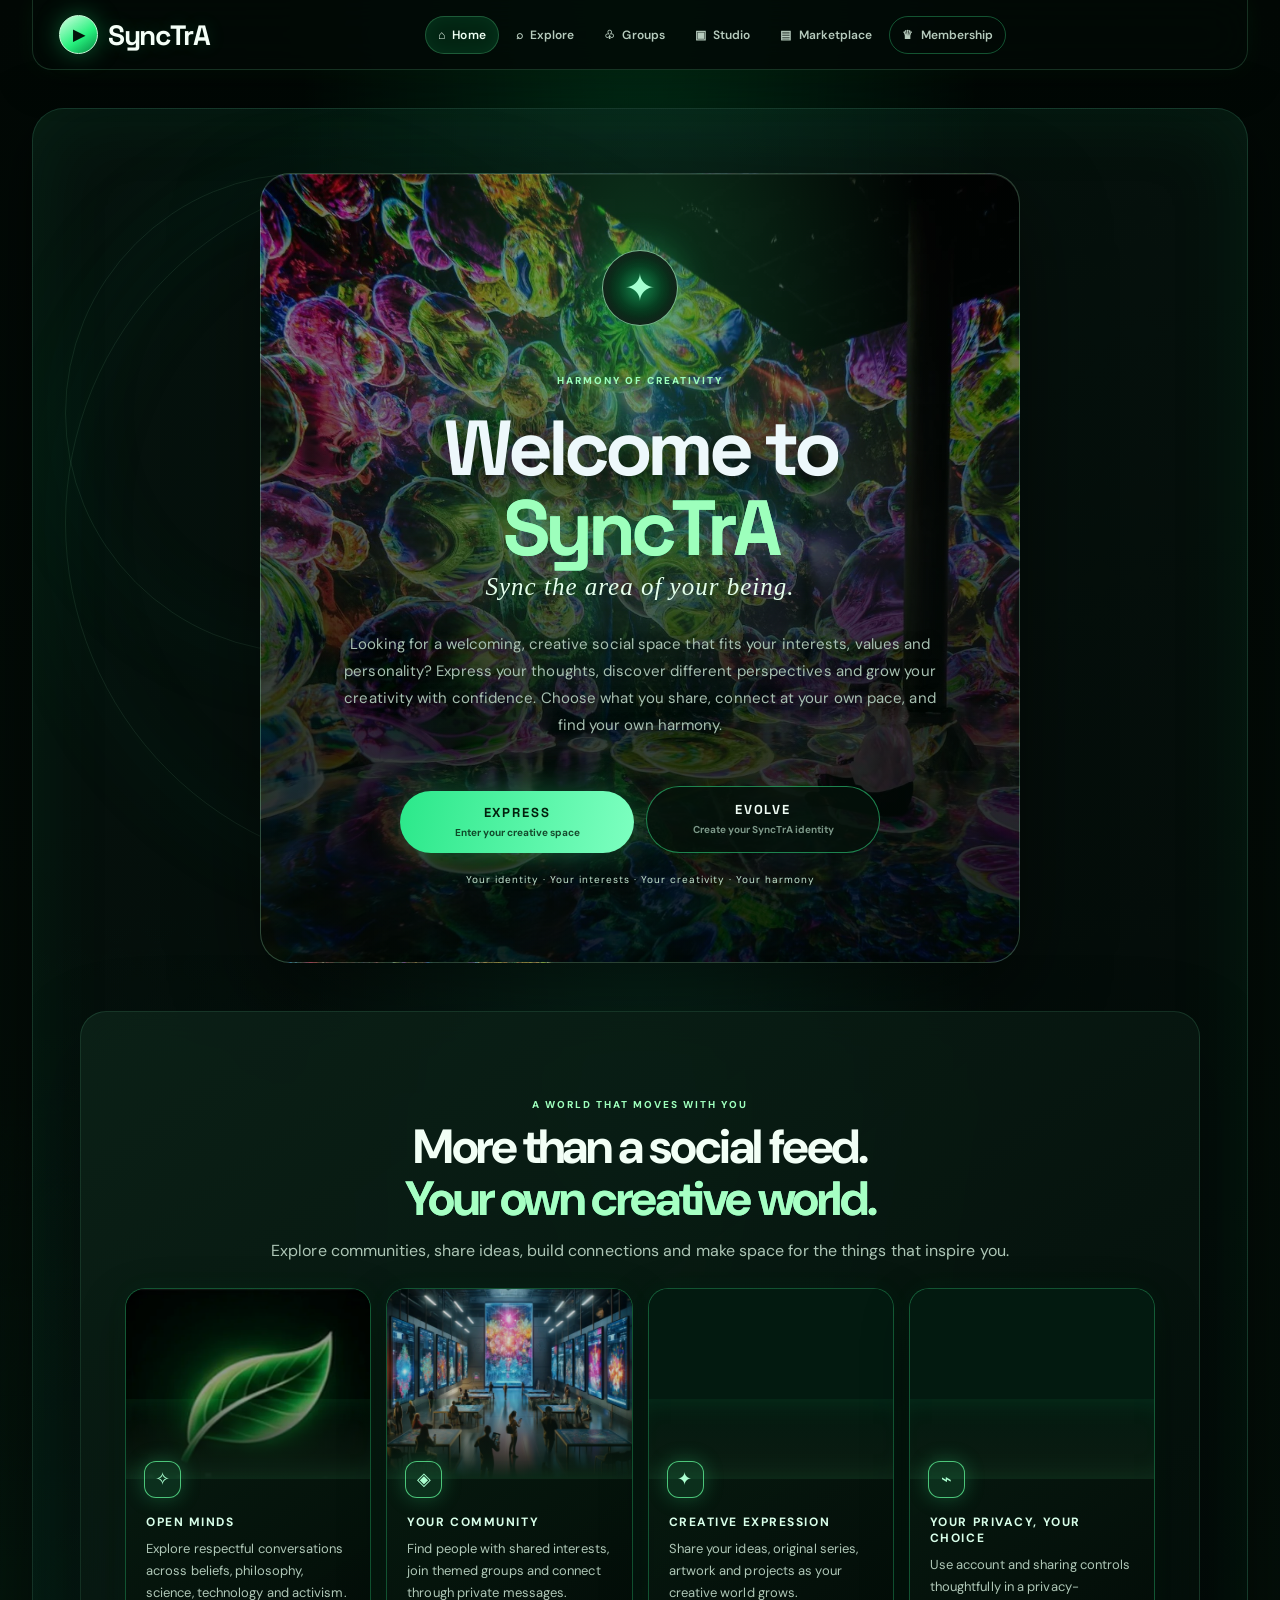
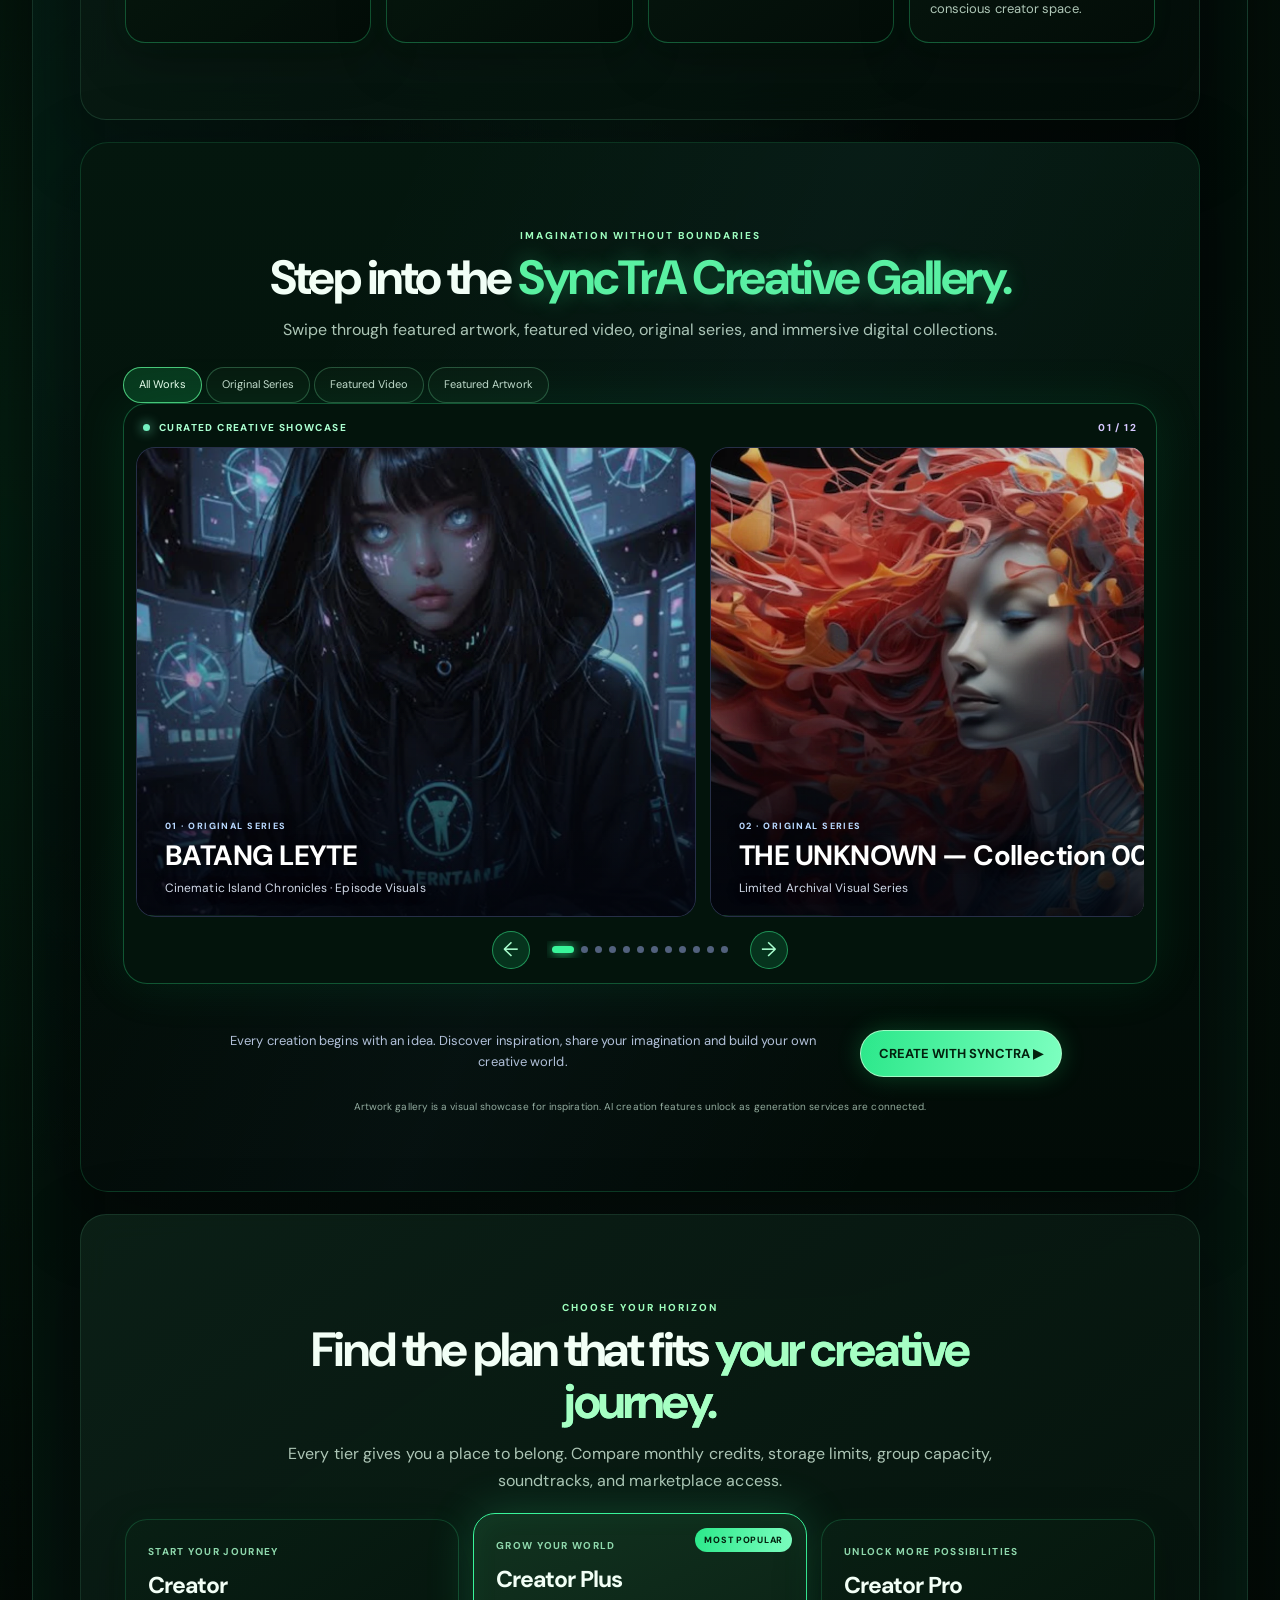
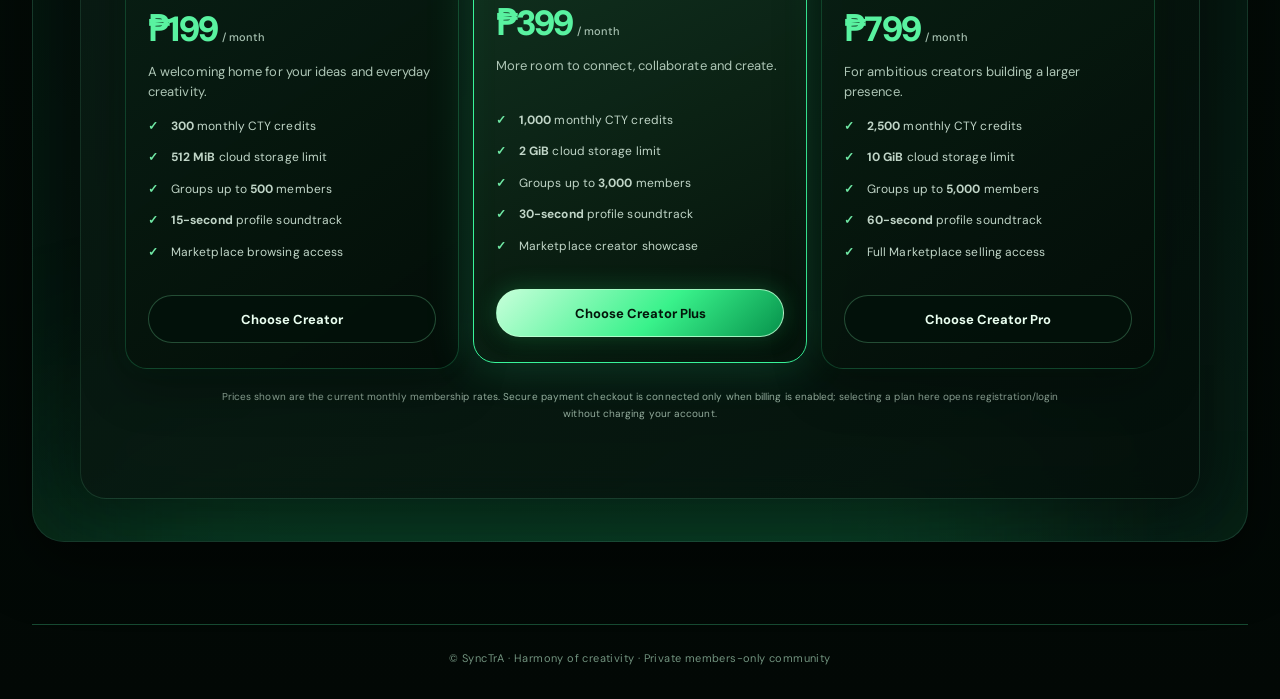
<file: index.html>
<!doctype html>
<html lang="en">
<head>
  <meta charset="utf-8">
  <meta name="viewport" content="width=device-width, initial-scale=1, viewport-fit=cover">
  <meta name="theme-color" content="#030b07">
  <title>SyncTrA — Private Creative Social Platform</title>
  <link rel="stylesheet" href="styles.css">
  <link rel="stylesheet" href="styles-next.css">
  <link rel="stylesheet" href="synctra-signature-phase1.css">
  <link rel="stylesheet" href="synctra-visual-system-v2.css">
  <link rel="stylesheet" href="synctra-mobile-room-fix.css">
</head>
<body data-accent-theme="emerald">
  <div class="shell">
    <!-- APP HEADER -->
    <header class="topbar" id="app-header">
      <a class="brand" href="#welcome-screen" aria-label="SyncTrA home">
        <span class="brand-mark" aria-hidden="true">▶</span>
        <span class="brand-text">SyncTrA</span>
      </a>

      <nav class="top-nav" aria-label="Primary">
        <a href="#welcome-screen" data-nav="home" class="is-current">⌂ <span>Home</span></a>
        <a href="#gallery-section" data-nav="explore">⌕ <span>Explore</span></a>
        <a href="#discover-section" data-nav="groups">♧ <span>Groups</span></a>
        <a href="#gallery-section" data-nav="studio">▣ <span>Studio</span></a>
        <a href="#plans-section" data-nav="marketplace">▤ <span>Marketplace</span></a>
        <a href="#plans-section" data-nav="membership" class="top-nav-membership">♛ <span>Membership</span></a>
        <a href="#notifications-panel" data-nav="notifications" class="auth-only-link hidden">🔔 <span>Notifications</span> <span id="header-notif-badge" class="nav-count">0</span></a>
        <a href="#profile-section" data-nav="profile" class="auth-only-link hidden">♙ <span>Profile</span></a>
      </nav>

      <div class="topbar-right">
        <span class="private-tag">PRIVATE MEMBERSHIP</span>
      </div>
    </header>

    <main>
      <!-- LANDING / HERO / CREATIVE GALLERY / MEMBERSHIP -->
      <section id="welcome-screen" class="welcome-screen">
        <div class="welcome-orbit orbit-one" aria-hidden="true"></div>
        <div class="welcome-orbit orbit-two" aria-hidden="true"></div>

        <div class="welcome-content">
          <div class="welcome-symbol" aria-hidden="true"><span>✦</span></div>
          <p class="eyebrow">HARMONY OF CREATIVITY</p>
          <h1>Welcome to <span>SyncTrA</span></h1>
          <p class="welcome-mantra">Sync the area of your being.</p>
          <p class="welcome-copy">
            Looking for a welcoming, creative social space that fits your interests, values and personality?
            Express your thoughts, discover different perspectives and grow your creativity with confidence.
            Choose what you share, connect at your own pace, and find your own harmony.
          </p>
          <div class="welcome-actions">
            <button id="welcome-express" class="primary welcome-choice" type="button">
              <strong>EXPRESS</strong>
              <small>Enter your creative space</small>
            </button>
            <button id="welcome-evolve" class="secondary welcome-choice" type="button">
              <strong>EVOLVE</strong>
              <small>Create your SyncTrA identity</small>
            </button>
          </div>
          <p class="welcome-footnote">Your identity · Your interests · Your creativity · Your harmony</p>
        </div>

        <!-- COMMUNITY & PILLARS -->
        <section id="discover-section" class="welcome-discover" aria-label="Discover SyncTrA">
          <div class="landing-heading">
            <p class="eyebrow">A WORLD THAT MOVES WITH YOU</p>
            <h2>More than a social feed.<br><span>Your own creative world.</span></h2>
            <p>Explore communities, share ideas, build connections and make space for the things that inspire you.</p>
          </div>
          <div class="landing-feature-grid">
            <article class="landing-feature">
              <div class="landing-feature-art" aria-hidden="true">
                <img src="assets/open-minds/open-discussion.webp" alt="" loading="lazy" decoding="async">
              </div>
              <span class="landing-feature-icon">✧</span>
              <h3>OPEN MINDS</h3>
              <p>Explore respectful conversations across beliefs, philosophy, science, technology and activism.</p>
            </article>
            <article class="landing-feature">
              <div class="landing-feature-art" aria-hidden="true">
                <img src="assets/ai-gallery/generative-art-lab.webp" alt="" loading="lazy" decoding="async">
              </div>
              <span class="landing-feature-icon">◈</span>
              <h3>YOUR COMMUNITY</h3>
              <p>Find people with shared interests, join themed groups and connect through private messages.</p>
            </article>
            <article class="landing-feature">
              <div class="landing-feature-art" aria-hidden="true">
                <img src="assets/ai-gallery/digital-creator.webp" alt="" loading="lazy" decoding="async">
              </div>
              <span class="landing-feature-icon">✦</span>
              <h3>CREATIVE EXPRESSION</h3>
              <p>Share your ideas, original series, artwork and projects as your creative world grows.</p>
            </article>
            <article class="landing-feature">
              <div class="landing-feature-art" aria-hidden="true">
                <img src="assets/open-minds/hacker-community.webp" alt="" loading="lazy" decoding="async">
              </div>
              <span class="landing-feature-icon">⌁</span>
              <h3>YOUR PRIVACY, YOUR CHOICE</h3>
              <p>Use account and sharing controls thoughtfully in a privacy-conscious creator space.</p>
            </article>
          </div>
        </section>

        <!-- CREATIVE GALLERY -->
        <section id="gallery-section" class="ai-gallery" aria-label="SyncTrA creative gallery">
          <div class="landing-heading gallery-heading">
            <p class="eyebrow">IMAGINATION WITHOUT BOUNDARIES</p>
            <h2>Step into the <span>SyncTrA Creative Gallery.</span></h2>
            <p>Swipe through featured artwork, featured video, original series, and immersive digital collections.</p>
          </div>

          <div class="gallery-explore-bar" role="tablist" aria-label="Filter gallery collections">
            <button type="button" class="gallery-filter is-active" data-filter="all">All Works</button>
            <button type="button" class="gallery-filter" data-filter="series">Original Series</button>
            <button type="button" class="gallery-filter" data-filter="video">Featured Video</button>
            <button type="button" class="gallery-filter" data-filter="artwork">Featured Artwork</button>
          </div>

          <div class="gallery-frame">
            <div class="gallery-toolbar">
              <span class="gallery-live-dot"></span>
              <span>CURATED CREATIVE SHOWCASE</span>
              <span class="gallery-count" id="gallery-count">01 / 12</span>
            </div>

            <div class="gallery-track" id="ai-gallery-track" tabindex="0" aria-label="Artwork carousel. Swipe or use the arrow buttons to explore.">
              <figure class="gallery-slide" data-category="series">
                <img src="assets/ai-gallery/rainy-city-portrait.webp" alt="BATANG LEYTE original cinematic series key art" loading="lazy">
                <span class="gallery-badge">ORIGINAL SERIES</span>
                <figcaption>
                  <span>01 · ORIGINAL SERIES</span>
                  <strong>BATANG LEYTE</strong>
                  <small>Cinematic Island Chronicles · Episode Visuals</small>
                </figcaption>
              </figure>
              <figure class="gallery-slide" data-category="series">
                <img src="assets/ai-gallery/biomechanical-muse.webp" alt="THE UNKNOWN Collection 001 dark surreal sculpture" loading="lazy">
                <span class="gallery-badge">COLLECTION 001</span>
                <figcaption>
                  <span>02 · ORIGINAL SERIES</span>
                  <strong>THE UNKNOWN — Collection 001</strong>
                  <small>Limited Archival Visual Series</small>
                </figcaption>
              </figure>
              <figure class="gallery-slide" data-category="video">
                <img src="assets/ai-gallery/neon-city-vision.webp" alt="Featured Video visual reel preview" loading="lazy">
                <span class="gallery-badge">FEATURED VIDEO</span>
                <figcaption>
                  <span>03 · FEATURED VIDEO</span>
                  <strong>Beyond Tomorrow (Motion Reel)</strong>
                  <small>Cinematic Sci-Fi Visual Direction</small>
                </figcaption>
              </figure>
              <figure class="gallery-slide" data-category="artwork">
                <img src="assets/ai-gallery/immersive-color-world.webp" alt="Immersive room filled with luminous multicolored glass-like digital forms" loading="lazy">
                <span class="gallery-badge">FEATURED ARTWORK</span>
                <figcaption>
                  <span>04 · FEATURED ARTWORK</span>
                  <strong>Color in Motion</strong>
                  <small>Abstract Environments</small>
                </figcaption>
              </figure>
              <figure class="gallery-slide" data-category="artwork">
                <img src="assets/ai-gallery/digital-river-gallery.webp" alt="Dark digital art gallery with glowing flowing patterns across the floor" loading="lazy">
                <figcaption>
                  <span>05 · DIGITAL ENVIRONMENTS</span>
                  <strong>River of Light</strong>
                  <small>Spatial Visual Art</small>
                </figcaption>
              </figure>
              <figure class="gallery-slide" data-category="artwork">
                <img src="assets/ai-gallery/generative-art-lab.webp" alt="Futuristic creative gallery with large colorful digital artworks" loading="lazy">
                <figcaption>
                  <span>06 · CREATIVE SPACES</span>
                  <strong>The Art Lab</strong>
                  <small>Generative Concepts</small>
                </figcaption>
              </figure>
              <figure class="gallery-slide" data-category="video">
                <img src="assets/ai-gallery/cyberpunk-wanderer.webp" alt="Anime-inspired cyberpunk woman overlooking a rainy neon city" loading="lazy">
                <span class="gallery-badge">FEATURED VIDEO</span>
                <figcaption>
                  <span>07 · FEATURED VIDEO</span>
                  <strong>Midnight Wanderer</strong>
                  <small>Animated Storyboard &amp; Soundscape</small>
                </figcaption>
              </figure>
              <figure class="gallery-slide" data-category="artwork">
                <img src="assets/ai-gallery/digital-creator.webp" alt="Hooded digital artist working at a glowing futuristic workstation" loading="lazy">
                <figcaption>
                  <span>08 · DIGITAL IDENTITIES</span>
                  <strong>Creator Mode</strong>
                  <small>Virtual Personas</small>
                </figcaption>
              </figure>
              <figure class="gallery-slide" data-category="artwork">
                <img src="assets/ai-gallery/surreal-cat-spirit.webp" alt="Surreal luminous character surrounded by small glowing cat-like figures" loading="lazy">
                <figcaption>
                  <span>09 · SURREAL ART</span>
                  <strong>Dream Companions</strong>
                  <small>Fantasy Concepts</small>
                </figcaption>
              </figure>
              <figure class="gallery-slide" data-category="artwork">
                <img src="assets/ai-gallery/neon-dream-portrait.webp" alt="Vibrant pink and violet futuristic fantasy portrait" loading="lazy">
                <figcaption>
                  <span>10 · NEON FANTASY</span>
                  <strong>Neon Reverie</strong>
                  <small>Color and Emotion</small>
                </figcaption>
              </figure>
              <figure class="gallery-slide" data-category="series">
                <img src="assets/open-minds/taoism.webp" alt="Harmony of Nature architectural vision" loading="lazy">
                <figcaption>
                  <span>11 · ENVIRONMENTAL ART</span>
                  <strong>Emerald Sanctuary</strong>
                  <small>Nature &amp; Architecture</small>
                </figcaption>
              </figure>
              <figure class="gallery-slide" data-category="series">
                <img src="assets/open-minds/science.webp" alt="Cosmic discovery visual" loading="lazy">
                <figcaption>
                  <span>12 · COSMIC EXPLORATION</span>
                  <strong>Horizons of Light</strong>
                  <small>Speculative Visuals</small>
                </figcaption>
              </figure>
            </div>

            <div class="gallery-controls">
              <button class="gallery-arrow" id="gallery-prev" type="button" aria-label="Previous artwork">←</button>
              <div class="gallery-dots" id="gallery-dots" aria-label="Choose artwork">
                <button class="gallery-dot is-active" type="button" data-gallery-index="0" aria-label="Show artwork 1" aria-current="true"></button>
                <button class="gallery-dot" type="button" data-gallery-index="1" aria-label="Show artwork 2"></button>
                <button class="gallery-dot" type="button" data-gallery-index="2" aria-label="Show artwork 3"></button>
                <button class="gallery-dot" type="button" data-gallery-index="3" aria-label="Show artwork 4"></button>
                <button class="gallery-dot" type="button" data-gallery-index="4" aria-label="Show artwork 5"></button>
                <button class="gallery-dot" type="button" data-gallery-index="5" aria-label="Show artwork 6"></button>
                <button class="gallery-dot" type="button" data-gallery-index="6" aria-label="Show artwork 7"></button>
                <button class="gallery-dot" type="button" data-gallery-index="7" aria-label="Show artwork 8"></button>
                <button class="gallery-dot" type="button" data-gallery-index="8" aria-label="Show artwork 9"></button>
                <button class="gallery-dot" type="button" data-gallery-index="9" aria-label="Show artwork 10"></button>
                <button class="gallery-dot" type="button" data-gallery-index="10" aria-label="Show artwork 11"></button>
                <button class="gallery-dot" type="button" data-gallery-index="11" aria-label="Show artwork 12"></button>
              </div>
              <button class="gallery-arrow" id="gallery-next" type="button" aria-label="Next artwork">→</button>
            </div>
          </div>

          <div class="gallery-footer">
            <p>Every creation begins with an idea. Discover inspiration, share your imagination and build your own creative world.</p>
            <button id="gallery-join" class="primary" type="button">CREATE WITH SYNCTRA <span>▶</span></button>
          </div>
          <p class="gallery-note">Artwork gallery is a visual showcase for inspiration. AI creation features unlock as generation services are connected.</p>
        </section>

        <!-- MEMBERSHIP TIERS -->
        <section id="plans-section" class="landing-plans" aria-label="SyncTrA membership plans">
          <div class="landing-heading">
            <p class="eyebrow">CHOOSE YOUR HORIZON</p>
            <h2>Find the plan that fits <span>your creative journey.</span></h2>
            <p>Every tier gives you a place to belong. Compare monthly credits, storage limits, group capacity, soundtracks, and marketplace access.</p>
          </div>
          <div class="landing-plan-grid">
            <article class="landing-plan">
              <p class="plan-kicker">START YOUR JOURNEY</p>
              <h3>Creator</h3>
              <p class="landing-price">₱199 <small>/ month</small></p>
              <p class="plan-summary">A welcoming home for your ideas and everyday creativity.</p>
              <ul>
                <li><strong>300</strong> monthly CTY credits</li>
                <li><strong>512 MiB</strong> cloud storage limit</li>
                <li>Groups up to <strong>500</strong> members</li>
                <li><strong>15-second</strong> profile soundtrack</li>
                <li>Marketplace browsing access</li>
              </ul>
              <button class="secondary landing-plan-cta" type="button" data-plan-cta="creator">Choose Creator</button>
            </article>

            <article class="landing-plan featured">
              <span class="plan-ribbon">MOST POPULAR</span>
              <p class="plan-kicker">GROW YOUR WORLD</p>
              <h3>Creator Plus</h3>
              <p class="landing-price">₱399 <small>/ month</small></p>
              <p class="plan-summary">More room to connect, collaborate and create.</p>
              <ul>
                <li><strong>1,000</strong> monthly CTY credits</li>
                <li><strong>2 GiB</strong> cloud storage limit</li>
                <li>Groups up to <strong>3,000</strong> members</li>
                <li><strong>30-second</strong> profile soundtrack</li>
                <li>Marketplace creator showcase</li>
              </ul>
              <button class="primary landing-plan-cta" type="button" data-plan-cta="creator_plus">Choose Creator Plus</button>
            </article>

            <article class="landing-plan">
              <p class="plan-kicker">UNLOCK MORE POSSIBILITIES</p>
              <h3>Creator Pro</h3>
              <p class="landing-price">₱799 <small>/ month</small></p>
              <p class="plan-summary">For ambitious creators building a larger presence.</p>
              <ul>
                <li><strong>2,500</strong> monthly CTY credits</li>
                <li><strong>10 GiB</strong> cloud storage limit</li>
                <li>Groups up to <strong>5,000</strong> members</li>
                <li><strong>60-second</strong> profile soundtrack</li>
                <li>Full Marketplace selling access</li>
              </ul>
              <button class="secondary landing-plan-cta" type="button" data-plan-cta="creator_pro">Choose Creator Pro</button>
            </article>
          </div>
          <p class="landing-disclaimer">Prices shown are the current monthly membership rates. Secure payment checkout is connected only when billing is enabled; selecting a plan here opens registration/login without charging your account.</p>
        </section>

        <div class="welcome-bottom-glow" aria-hidden="true"></div>
      </section>

      <!-- AUTH VIEW -->
      <section id="auth-view" class="auth-layout hidden">
        <div class="intro">
          <p class="eyebrow">A PRIVATE SPACE TO CREATE</p>
          <h1>Make something.<br><span>Share the harmony.</span></h1>
          <p class="intro-copy">A members-only creative community for art, video, music, projects and themed discussions.</p>
          <div class="values">
            <div><b>01</b><span>Private by design</span></div>
            <div><b>02</b><span>Chronological community feed</span></div>
            <div><b>03</b><span>Themed communities &amp; private groups</span></div>
          </div>
          <p class="fine-print">SyncTrA is for adults aged 18 and older. Respectful expression, privacy and transparent community rules matter here.</p>
        </div>

        <section class="panel auth-panel">
          <button id="back-to-welcome" class="text-button back-welcome" type="button">← Welcome</button>
          <div class="tabs">
            <button id="tab-login" class="tab active" type="button">Log in</button>
            <button id="tab-signup" class="tab" type="button">Create account</button>
          </div>

          <form id="login-form" class="form">
            <h2>Welcome back</h2>
            <p class="muted">Log in to your private SyncTrA space.</p>
            <label>Email address<input id="login-email" type="email" autocomplete="email" required placeholder="you@example.com"></label>
            <label>Password<input id="login-password" type="password" autocomplete="current-password" required minlength="8" placeholder="Your password"></label>
            <button class="primary" type="submit">Log in securely</button>
            <button id="forgot-password" class="text-button" type="button">Forgot password?</button>
          </form>

          <form id="signup-form" class="form hidden">
            <h2>Join SyncTrA</h2>
            <p class="muted">Create your member identity. No outside profile-photo uploads.</p>
            <label>Username<input id="signup-username" type="text" minlength="3" maxlength="24" pattern="[A-Za-z0-9_]{3,24}" autocomplete="username" required placeholder="your_unique_name"></label>
            <small>3–24 characters. Letters, numbers and underscore only.</small>
            <label>Display name<input id="signup-display" type="text" minlength="1" maxlength="60" required placeholder="How members will see you"></label>
            <label>Email address<input id="signup-email" type="email" autocomplete="email" required placeholder="you@example.com"></label>
            <label>Password<input id="signup-password" type="password" autocomplete="new-password" minlength="8" required placeholder="At least 8 characters"></label>
            <label>Date of birth<input id="signup-dob" type="date" required></label>
            <label class="check-row"><input id="age-check" type="checkbox" required><span>I confirm that I am 18 years old or older.</span></label>
            <label class="check-row"><input id="rules-check" type="checkbox" required><span>I agree to follow SyncTrA's community rules and privacy-first approach.</span></label>
            <button class="primary" type="submit">Create my account</button>
            <p class="tiny">Your date of birth is checked during registration and is not displayed on your public member profile.</p>
          </form>
          <div id="auth-message" class="message" role="status" aria-live="polite"></div>
        </section>
      </section>

      <!-- AUTHENTICATED WORKSPACE -->
      <section id="dashboard-view" class="dashboard hidden">
        <div class="dash-head">
          <div>
            <p class="eyebrow">MEMBER SPACE</p>
            <h1>Welcome, <span id="member-display">Creator</span>.</h1>
            <p class="muted">Your private SyncTrA creative world.</p>
          </div>
          <button id="logout-button" class="secondary" type="button">Log out</button>
        </div>

        <!-- ANDROID / MOBILE STICKY QUICKBAR -->
        <div class="mobile-quickbar">
          <button id="quick-menu-toggle" class="secondary menu-toggle" type="button" aria-expanded="false" aria-controls="quick-menu" aria-label="Open navigation menu">
            <span aria-hidden="true">☰</span><span>Menu</span>
          </button>
          <span class="quickbar-brand">SyncTrA <small>YOUR CREATIVE WORLD</small></span>
          <a href="#notifications-panel" aria-label="Notifications" class="quickbar-notif">
            🔔<span id="mobile-notif-dot" class="quickbar-badge hidden">0</span>
          </a>
        </div>

        <!-- DESKTOP SIDEBAR / MOBILE DRAWER -->
        <nav id="quick-menu" class="app-nav" aria-label="SyncTrA workspace navigation">
          <a class="app-nav-brand" href="#feed-section">
            <span class="nav-orb">▶</span>
            <span>SyncTrA<small>CREATIVE SOCIAL PLATFORM</small></span>
          </a>
          <a href="#feed-section" data-workspace="stream">⌂ <span>Home / Stream</span></a>
          <a href="#social-hub" data-workspace="explore">⌕ <span>Explore &amp; Network</span></a>
          <a href="#groups-section" data-workspace="garden">♧ <span>Groups &amp; Open Minds</span></a>
          <a href="#creative-space" data-workspace="create">▣ <span>Studio &amp; Creations</span></a>
          <a href="#messages-panel" data-workspace="chat">▤ <span>Direct Chat</span></a>
          <a href="#notifications-panel" data-workspace="notifications">🔔 <span>Notifications</span></a>
          <a href="#profile-section" data-workspace="you">♙ <span>Your Profile</span></a>
          <a href="#about-section" data-workspace="about">✦ <span>About SyncTrA</span></a>
          <a href="#faq-section" data-workspace="faq">? <span>FAQ &amp; Help</span></a>
        </nav>

        <!-- WORKSPACE HERO BANNER -->
        <section class="member-hero" aria-label="SyncTrA creative community">
          <div class="hero-art">
            <span class="hero-kicker">A PRIVATE CREATIVE COMMUNITY</span>
            <h2>CREATE <i>•</i> SHARE <i>•</i> COLLABORATE <i>•</i> EVOLVE</h2>
            <p>Sync the area of your being. Express freely. Create your own world with harmony.</p>
          </div>
        </section>

        <!-- MEMBERSHIP GATE (WHEN SUBSCRIPTION IS INACTIVE) -->
        <section id="membership-gate" class="panel membership-gate hidden" aria-live="polite">
          <p class="eyebrow">PRIVATE MEMBERSHIP</p>
          <h2 id="gate-title">Your membership is not active yet</h2>
          <p id="gate-description" class="muted">Choose a SyncTrA plan to continue. Private community access is reserved for members with a verified, active subscription.</p>
          <div id="membership-plans" class="membership-plans"></div>
          <p id="membership-gate-message" class="message" role="status"></p>
          <p class="tiny">Secure checkout is being connected. No payment has been taken, and selecting a plan here does not activate access.</p>
        </section>

        <!-- ACTIVE MEMBER CONTENT -->
        <div id="member-content" class="member-content">
          <div class="dash-grid">
            <!-- PROFILE WORKSPACE (#profile-section) -->
            <section id="profile-section" class="profile-section">
              <article id="profile-card" class="panel profile-card">
                <div class="profile-cover" aria-hidden="true">
                  <span class="profile-cover-badge" id="profile-rank-badge">✦ CREATOR</span>
                </div>

                <div class="profile-avatar-row">
                  <div class="avatar" id="avatar-letter">S</div>
                  <div class="profile-emblem-pill" id="profile-emblem-pill" title="Membership Rank &amp; CTY Credits">
                    <span class="emblem-icon">♛</span>
                    <span id="profile-cty-info">CTY Member · Active</span>
                  </div>
                </div>

                <div class="profile-stats" aria-label="Network counts">
                  <div><b id="profile-followers">0</b><small>Followers</small></div>
                  <div><b id="profile-following">0</b><small>Following</small></div>
                  <div><b id="profile-cty-balance">300</b><small>CTY Credits</small></div>
                </div>

                <p class="eyebrow">YOUR MEMBER IDENTITY</p>
                <div class="profile-name-row">
                  <h2 id="profile-name">Member</h2>
                  <span id="profile-verified-badge" class="verified-badge" title="Verified SyncTrA Member">✓</span>
                </div>
                <p class="muted" id="profile-username">@username</p>
                <p id="profile-bio" class="profile-bio muted">Add a little introduction to your creative world.</p>

                <div class="profile-traits">
                  <p><strong>Rank</strong> <span id="profile-tier-label">Creator Member</span></p>
                  <p><strong>Personality</strong> <span id="profile-personality">Not set</span></p>
                  <p><strong>Hobbies</strong> <span id="profile-hobbies">Not set</span></p>
                </div>

                <p id="profile-email" class="small"></p>
                <div class="status-line"><span class="status-dot"></span><span>Verified adult member · Active</span></div>

                <!-- PRIMARY PROFILE CONTROLS -->
                <div class="profile-quick-actions">
                  <button id="profile-edit-open" class="primary profile-edit-open" type="button">✎ Edit Profile</button>
                  <button id="profile-appearance-toggle" class="secondary profile-icon-btn" type="button" aria-expanded="false" aria-controls="profile-appearance-drawer" title="Appearance settings">🎨 <span>Appearance</span></button>
                  <button id="profile-settings" class="secondary profile-icon-btn" type="button" aria-expanded="false" aria-controls="profile-account-drawer" title="Account settings">⚙ <span>Account</span></button>
                  <button id="profile-sound-toggle" class="secondary profile-icon-btn" type="button" aria-expanded="false" aria-controls="profile-sound-drawer" title="Sound controls">♫ <span>Sound</span></button>
                </div>

                <!-- APPEARANCE SETTINGS DRAWER -->
                <div id="profile-appearance-drawer" class="profile-subdrawer hidden">
                  <p class="eyebrow">APPEARANCE SETTINGS</p>
                  <p class="tiny">Personalize your SyncTrA interface glow across your workspace.</p>
                  <div class="theme-swatches" role="group" aria-label="Interface accent theme">
                    <button type="button" class="swatch-btn is-active" data-ui-theme="emerald">Emerald Harmony</button>
                    <button type="button" class="swatch-btn" data-ui-theme="gold">Sovereign Gold</button>
                    <button type="button" class="swatch-btn" data-ui-theme="crimson">Obsidian Crimson</button>
                    <button type="button" class="swatch-btn" data-ui-theme="prism">Prism Spectrum</button>
                  </div>
                </div>

                <!-- ACCOUNT SETTINGS DRAWER -->
                <div id="profile-account-drawer" class="profile-subdrawer hidden">
                  <p class="eyebrow">ACCOUNT SETTINGS</p>
                  <p class="tiny">Manage security, password recovery, safety lists, or sign out.</p>
                  <div class="account-drawer-actions">
                    <button id="profile-reset-password" class="secondary" type="button">Send password reset email</button>
                    <a href="#feed-section" id="profile-jump-safety" class="secondary">Blocked members &amp; appeals</a>
                    <button id="profile-logout" class="danger-button" type="button">Log out of SyncTrA</button>
                  </div>
                </div>

                <!-- SOUND CONTROLS DRAWER -->
                <div id="profile-sound-drawer" class="profile-subdrawer hidden">
                  <p class="eyebrow">SOUND CONTROLS</p>
                  <p class="tiny" id="profile-sound-status">Ambient room soundscape is currently off.</p>
                  <div class="sound-drawer-controls">
                    <button id="profile-audio-btn" class="secondary" type="button">♫ Toggle Ambient Sound</button>
                    <label class="community-volume">Master Volume <input id="profile-audio-volume" type="range" min="0" max="30" value="12"></label>
                  </div>
                </div>

                <!-- EDIT PROFILE FORM -->
                <form id="profile-form" class="form compact hidden">
                  <label>Display name<input id="edit-display" maxlength="60" required></label>
                  <label>Bio<textarea id="edit-bio" maxlength="300" rows="3" placeholder="A little about your creative world"></textarea></label>
                  <label>Personality type
                    <select id="edit-personality">
                      <option value="">Choose your temperament (optional)</option>
                      <option value="Sanguine">Sanguine — outgoing, enthusiastic, sociable</option>
                      <option value="Choleric">Choleric — decisive, driven, assertive</option>
                      <option value="Melancholic">Melancholic — thoughtful, analytical, detail-oriented</option>
                      <option value="Phlegmatic">Phlegmatic — calm, steady, supportive</option>
                      <option value="Mixed">A mix / not sure</option>
                    </select>
                  </label>
                  <label>Hobbies <input id="edit-hobbies" maxlength="180" placeholder="e.g. music, gaming, hiking, drawing"></label>
                  <small class="field-hint">Choose what feels right. Personality types are self-described, not a psychological diagnosis.</small>
                  <div class="profile-edit-actions">
                    <button class="primary" type="submit">Save profile</button>
                    <button id="profile-edit-cancel" class="secondary" type="button">Cancel</button>
                  </div>
                </form>
              </article>
            </section>

            <!-- STUDIO & MEMBERSHIP SUMMARY -->
            <div class="dash-content">
              <article id="creative-space" class="panel">
                <p class="eyebrow">YOUR CREATIVE STUDIO</p>
                <h2>Start with your ideas.</h2>
                <p class="muted">AI image, video and music generation connect in a later phase. Explore your workspace tools below.</p>
                <div class="feature-grid">
                  <div class="feature"><span>✦</span><b>AI Studio</b><small>Image &amp; visual synthesis</small></div>
                  <div class="feature"><span>▧</span><b>Original Series</b><small>BATANG LEYTE &amp; THE UNKNOWN</small></div>
                  <div class="feature"><span>◉</span><b>Stream Feed</b><small>Active chronological feed</small></div>
                  <div class="feature"><span>⌘</span><b>Open Minds &amp; Groups</b><small>Themed community rooms</small></div>
                </div>
              </article>

              <article class="panel membership">
                <p class="eyebrow">MEMBERSHIP &amp; CTY</p>
                <h2 id="membership-status">Active Membership</h2>
                <p class="muted" id="membership-perks-summary">Includes monthly CTY credits, private group creation, and profile soundtrack.</p>
                <span class="status-pill" id="membership-pill">Account access: verified</span>
              </article>
            </div>
          </div>

          <!-- STREAM / COMMUNITY FEED -->
          <section id="feed-section" class="feed-section">
            <div class="feed-heading">
              <div>
                <p class="eyebrow">PRIVATE COMMUNITY STREAM</p>
                <h2>Member feed</h2>
                <p class="muted">Latest posts first · visible only to verified SyncTrA members</p>
              </div>
              <button id="refresh-feed" class="secondary" type="button">Refresh</button>
            </div>

            <article class="panel composer">
              <div class="composer-top">
                <div class="composer-avatar" id="composer-avatar" aria-hidden="true">S</div>
                <button id="composer-pill" class="composer-pill" type="button">What's on your creative mind?</button>
              </div>
              <form id="post-form" class="form">
                <label for="post-body">Share an update with the community</label>
                <textarea id="post-body" rows="2" maxlength="3000" placeholder="What's on your creative mind?" required></textarea>
                <div class="composer-footer">
                  <small>Text posts active now · Media attachments arrive with AI Studio.</small>
                  <button class="primary" type="submit">Publish post</button>
                </div>
              </form>
            </article>

            <div id="feed-list" class="feed-list"></div>
            <div id="feed-message" class="message" role="status" aria-live="polite"></div>

            <article class="panel safety-panel">
              <p class="eyebrow">SAFETY &amp; PRIVACY</p>
              <h3>Blocked members</h3>
              <p class="muted">Members you block will no longer appear in your community feed. Blocking is private; the other member is not notified.</p>
              <div id="blocked-list" class="blocked-list"></div>
              <div id="blocked-message" class="message" role="status" aria-live="polite"></div>
              <div class="safety-divider"></div>
              <h3>My reports &amp; appeals</h3>
              <p class="muted">Review the status of reports you submitted. If a report was actioned or dismissed, you may request one appeal.</p>
              <div id="my-reports-list" class="my-reports-list"></div>
              <div id="my-reports-message" class="message" role="status" aria-live="polite"></div>
            </article>
          </section>

          <!-- SOCIAL HUB (NOTIFICATIONS, DIRECT CHAT, NETWORK) -->
          <nav class="social-nav" aria-label="Your private social space">
            <a href="#social-hub">My Network</a>
            <a href="#notifications-panel">Notifications <span id="notification-count" class="nav-count">0</span></a>
            <a href="#messages-panel">Messages</a>
            <a href="#network-panel">Followers &amp; Following</a>
          </nav>

          <section id="social-hub" class="social-hub">
            <div class="feed-heading">
              <div>
                <p class="eyebrow">YOUR PRIVATE NETWORK</p>
                <h2>Stay connected</h2>
                <p class="muted">Share privately with another SyncTrA member.</p>
              </div>
            </div>

            <div class="social-grid">
              <article id="notifications-panel" class="panel social-panel">
                <div class="social-panel-head">
                  <div><p class="eyebrow">ACTIVITY</p><h3>Notifications</h3></div>
                  <button id="refresh-notifications" class="secondary" type="button">Refresh</button>
                </div>
                <div id="notifications-list" class="social-list"></div>
                <p id="notifications-message" class="message" role="status"></p>
              </article>

              <article id="messages-panel" class="panel social-panel">
                <div class="social-panel-head">
                  <div><p class="eyebrow">PRIVATE CONVERSATIONS</p><h3>Direct Messages</h3></div>
                  <button id="refresh-messages" class="secondary" type="button">Refresh</button>
                </div>
                <form id="new-message-form" class="form compact">
                  <label>Send a private message to a member username<input id="message-username" maxlength="24" required placeholder="username"></label>
                  <label>Message<textarea id="message-first-body" rows="2" maxlength="4000" required placeholder="Write a private message…"></textarea></label>
                  <button class="primary" type="submit">Start conversation</button>
                </form>
                <div id="messages-list" class="social-list"></div>
                <p id="messages-message" class="message" role="status"></p>
              </article>

              <article id="network-panel" class="panel social-panel network-panel">
                <div class="social-panel-head">
                  <div><p class="eyebrow">CREATOR CONNECTIONS</p><h3>Followers &amp; Following</h3></div>
                  <button id="refresh-network" class="secondary" type="button">Refresh</button>
                </div>
                <div class="network-stats">
                  <div><b id="followers-count">0</b><small>Followers</small></div>
                  <div><b id="following-count">0</b><small>Following</small></div>
                </div>
                <div class="network-columns">
                  <div><h4>Followers</h4><div id="followers-list" class="social-list"></div></div>
                  <div><h4>Following</h4><div id="following-list" class="social-list"></div></div>
                </div>
                <form id="follow-form" class="form compact">
                  <label>Find a member by username<input id="follow-username" maxlength="24" required placeholder="creator_username"></label>
                  <button class="secondary" type="submit">Follow member</button>
                </form>
                <p id="network-message" class="message" role="status"></p>
              </article>
            </div>
          </section>

          <!-- GROUPS & OPEN MINDS COMMUNITY ROOMS -->
          <section id="groups-section" class="groups-section">
            <div class="feed-heading">
              <div>
                <p class="eyebrow">GARDEN · PRIVATE &amp; THEMED COMMUNITIES</p>
                <h2>Groups &amp; Open Minds</h2>
                <p class="muted">Enter themed community rooms or collaborate in your private groups.</p>
              </div>
              <button id="refresh-groups" class="secondary" type="button">Refresh</button>
            </div>

            <!-- OPEN MINDS THEMED ROOMS -->
            <section class="open-minds-section" aria-labelledby="open-minds-title">
              <div class="open-minds-intro">
                <div>
                  <p class="eyebrow">SYNCTRA · OPEN MINDS</p>
                  <h2 id="open-minds-title">Different beliefs. One respectful space.</h2>
                  <p class="muted">Each community carries its own visual sanctuary. Disagreement is welcome; harassment is not.</p>
                </div>
                <div class="slow-mode-pill">15s <small>SLOW MODE</small></div>
              </div>

              <div class="community-tools panel">
                <div>
                  <b>Room ambience</b>
                  <small id="community-audio-status">Ambient sound is off</small>
                </div>
                <button id="community-audio-toggle" class="secondary" type="button" aria-pressed="false">♫ Sound off</button>
                <label class="community-volume">Volume <input id="community-audio-volume" type="range" min="0" max="30" value="12"></label>
              </div>

              <div id="community-rooms" class="community-rooms-grid" aria-live="polite"></div>

              <!-- REUSABLE GROUP CHAT MESSENGER (OPEN MINDS ROOM) -->
              <section id="community-room-panel" class="panel community-room-panel hidden" data-room-slug="open">
                <!-- MESSENGER HEADER -->
                <header class="room-header">
                  <button id="community-room-back" class="room-back" type="button" aria-label="Back to communities">‹</button>
                  <span class="room-brand-mark" aria-hidden="true">▶</span>
                  <div class="room-brand-copy">
                    <strong>SyncTrA</strong>
                    <small>Group Chat Messenger</small>
                  </div>
                  <div class="room-header-actions">
                    <span class="room-online-indicator" title="Community online" aria-label="Room is active"></span>
                    <button id="community-room-add" class="room-header-btn" type="button" aria-label="Invite or share room" title="Invite members">＋</button>
                    <button id="community-room-search-btn" class="room-header-btn" type="button" aria-label="Search messages" title="Search messages">⌕</button>
                    <div class="room-more-wrap">
                      <button id="community-room-more-btn" class="room-header-btn" type="button" aria-label="More room options" aria-expanded="false" title="More options">⋮</button>
                      <div id="community-room-more-menu" class="room-dropdown hidden" role="menu">
                        <button type="button" id="menu-toggle-sound" role="menuitem">♫ Toggle ambient sound</button>
                        <button type="button" id="menu-report-room" role="menuitem">⚑ Report community room</button>
                        <button type="button" id="menu-leave-room" class="danger" role="menuitem">⇥ Leave room</button>
                      </div>
                    </div>
                    <button id="community-room-close" class="secondary room-close" type="button" aria-label="Close room">×</button>
                  </div>
                </header>

                <!-- SEARCH BAR OVERLAY -->
                <div id="community-search-bar" class="room-search-bar hidden">
                  <input id="community-search-input" type="search" placeholder="Filter messages in this room…" aria-label="Filter messages">
                  <button id="community-search-clear" type="button" class="text-button">Clear</button>
                </div>

                <!-- LEFT SIDEBAR ON DESKTOP / COMPACT RAIL ON MOBILE -->
                <aside class="room-side" aria-label="Community navigation">
                  <div class="room-icon" aria-hidden="true"><span id="community-room-icon">◎</span></div>
                  <p class="eyebrow" id="community-room-category">COMMUNITY SANCTUARY</p>
                  <strong class="room-side-title" id="community-side-title">Open Discussion</strong>
                  <p id="community-room-description" class="muted room-desc"></p>

                  <nav class="room-side-nav" aria-label="Room sections">
                    <button type="button" class="room-side-item is-active" data-room-tab="chats">💬 Chats</button>
                    <button type="button" class="room-side-item" data-room-tab="members">👥 <span id="community-member-count">Members</span></button>
                    <button type="button" class="room-side-item" data-room-tab="info">ⓘ Group Info</button>
                    <button type="button" class="room-side-item" id="room-side-notifications">🔔 Notifications</button>
                    <div class="room-theme-selector-wrap">
                      <label for="community-theme-switcher" class="sr-only">Switch community theme</label>
                      <select id="community-theme-switcher" class="room-theme-select" title="Preview or switch community theme">
                        <option value="">🎨 Theme</option>
                        <option value="open">Emerald · Open Discussion</option>
                        <option value="activists">Emerald · Activists</option>
                        <option value="christianity">Gold · Christianity</option>
                        <option value="hinduism">Saffron · Hinduism</option>
                        <option value="satanism">Crimson · Satanism</option>
                        <option value="lgbtq">Rainbow · LGBTQ+</option>
                      </select>
                    </div>
                  </nav>

                  <span class="slow-mode-pill">1 msg / 15s</span>

                  <div class="room-side-actions">
                    <button id="community-room-report" class="secondary room-report-group" type="button">Report group</button>
                    <small class="room-report-note">10 unique reports = 60-day suspension</small>
                    <button id="community-room-leave" class="secondary" type="button">Leave room</button>
                  </div>
                </aside>

                <!-- MAIN CHAT AREA -->
                <div class="room-main">
                  <div class="group-banner room-banner">
                    <span class="room-banner-tag" id="community-banner-category">OPEN MINDS · HARMONY</span>
                    <strong id="community-room-title">Room discussion</strong>
                    <span id="community-banner-subtitle">Create • Share • Collaborate • Respect</span>
                  </div>

                  <!-- GROUP INFO PANEL (TOGGLED FROM SIDEBAR) -->
                  <div id="community-info-drawer" class="room-info-card hidden">
                    <h4>Community Guidelines &amp; Info</h4>
                    <p id="community-info-text" class="muted">Respect every member's dignity. Challenge ideas thoughtfully. Slow mode is active at one message every 15 seconds.</p>
                  </div>

                  <div id="community-chat-list" class="community-chat-list" aria-live="polite"></div>

                  <!-- EMOJI QUICK TRAY -->
                  <div id="community-emoji-tray" class="emoji-tray hidden" role="group" aria-label="Insert emoji">
                    <button type="button" class="emoji-btn">✨</button>
                    <button type="button" class="emoji-btn">🌿</button>
                    <button type="button" class="emoji-btn">🙏</button>
                    <button type="button" class="emoji-btn">❤️</button>
                    <button type="button" class="emoji-btn">🔥</button>
                    <button type="button" class="emoji-btn">🌈</button>
                    <button type="button" class="emoji-btn">🕉️</button>
                    <button type="button" class="emoji-btn">✝️</button>
                    <button type="button" class="emoji-btn">🕊️</button>
                    <button type="button" class="emoji-btn">👏</button>
                  </div>

                  <form id="community-message-form" class="group-message-form room-composer">
                    <button id="community-emoji-toggle" class="room-emoji-btn" type="button" aria-label="Insert emoji">☺</button>
                    <input id="community-message-body" maxlength="1000" required placeholder="Share an idea respectfully…">
                    <button class="primary room-send" type="submit" aria-label="Send message">➤</button>
                  </form>
                  <p id="community-chat-feedback" class="message" role="status" aria-live="polite">Respect people. Challenge ideas. No spam or harassment.</p>
                </div>
              </section>
            </section>

            <!-- PRIVATE GROUPS -->
            <article class="panel group-create-panel">
              <h3>Create a private group</h3>
              <p id="group-plan-note" class="muted">Checking your subscription and group capacity…</p>
              <form id="group-create-form" class="form">
                <label>Group name<input id="new-group-name" maxlength="60" minlength="3" required placeholder="e.g. SyncTrA Creators"></label>
                <label>Description<textarea id="new-group-description" maxlength="500" rows="3" placeholder="What is this group about?"></textarea></label>
                <button id="create-group-button" class="primary" type="submit">Create group</button>
              </form>
            </article>

            <article class="panel group-join-panel">
              <h3>Join a private group</h3>
              <p class="muted">Ask the group owner for its invitation ID. Your request must be approved.</p>
              <form id="group-join-form" class="form">
                <label>Group invitation ID<input id="group-invite-id" required placeholder="Paste the group ID"></label>
                <button class="secondary" type="submit">Request to join</button>
              </form>
            </article>

            <div id="groups-list" class="groups-list"></div>
            <div id="groups-message" class="message" role="status" aria-live="polite"></div>

            <!-- PRIVATE GROUP MESSENGER -->
            <section id="group-room" class="panel group-room hidden">
              <aside class="room-side group-side" aria-label="Group details">
                <div class="room-icon" aria-hidden="true"><span id="group-side-initial">G</span></div>
                <p class="eyebrow">PRIVATE GROUP</p>
                <p id="group-side-name" class="group-side-name">Group conversation</p>
                <p id="group-side-desc" class="muted room-desc"></p>
                <nav class="room-side-nav" aria-label="Group sections">
                  <span class="room-side-item is-active">💬 Chats</span>
                  <span class="room-side-item">👥 <span id="group-side-members" class="muted">Members</span></span>
                  <button id="group-side-notifications" class="room-side-item room-side-button" type="button">🔔 Notifications</button>
                </nav>
                <div class="room-side-actions">
                  <button id="close-group-room" class="secondary" type="button">Close group</button>
                </div>
              </aside>

              <div class="room-main">
                <header class="room-header">
                  <span class="room-brand-mark" aria-hidden="true">▶</span>
                  <h3 id="group-room-title" class="room-header-title">Group conversation</h3>
                  <span class="room-online-indicator" aria-label="Active"></span>
                </header>
                <div class="group-banner room-banner" aria-hidden="true">
                  <span class="room-banner-tag">PRIVATE COLLABORATION</span>
                  <strong id="group-banner-title">Group conversation</strong>
                  <span id="group-banner-desc">Create • Share • Collaborate • Support</span>
                </div>
                <div id="group-chat-list" class="group-chat-list"></div>
                <form id="group-message-form" class="group-message-form room-composer">
                  <button id="group-emoji-toggle" class="room-emoji-btn" type="button" aria-label="Insert emoji">☺</button>
                  <input id="group-message-body" maxlength="2000" required placeholder="Type a message…">
                  <button class="primary room-send" type="submit" aria-label="Send message">➤</button>
                </form>
              </div>
            </section>
          </section>

          <!-- MODERATOR CENTER -->
          <section id="moderator-panel" class="groups-section hidden" aria-labelledby="moderator-title">
            <div class="feed-heading">
              <div>
                <p class="eyebrow">ADMINISTRATION</p>
                <h2 id="moderator-title">Moderator Center</h2>
                <p class="muted">Private report review. Every final decision requires an explanation and is recorded.</p>
              </div>
              <button id="moderator-refresh" class="secondary" type="button">Refresh reports</button>
            </div>
            <div id="moderator-message" class="message" role="status" aria-live="polite"></div>
            <h3 class="moderation-subtitle">Content reports</h3>
            <div id="moderator-queue" class="moderator-queue"></div>
            <div class="safety-divider"></div>
            <h3 class="moderation-subtitle">Appeal review</h3>
            <p class="muted">Review member appeals separately from the original report. Final decisions are written to the audit log.</p>
            <div id="moderator-appeals" class="moderator-queue"></div>
          </section>

          <!-- ABOUT SYNCTRA -->
          <section id="about-section" class="info-section panel">
            <p class="eyebrow">OUR PURPOSE</p>
            <h2>About SyncTrA</h2>
            <p>SyncTrA is a creative community for expression, discovery and meaningful connection. Share your ideas, explore interests, create with others and find harmony through different perspectives.</p>
            <div class="info-points">
              <div><b>Express</b><small>Share your thoughts and creative work.</small></div>
              <div><b>Discover</b><small>Meet members through interests, beliefs and philosophy.</small></div>
              <div><b>Connect</b><small>Build respectful communities and conversations.</small></div>
            </div>
            <p class="tiny">SyncTrA welcomes different beliefs and viewpoints. Participation should remain respectful; disagreement is not a reason for harassment.</p>
          </section>

          <!-- FAQ -->
          <section id="faq-section" class="info-section panel">
            <p class="eyebrow">HELP CENTER</p>
            <h2>Frequently Asked Questions</h2>
            <details><summary>What is SyncTrA?</summary><p>A private creative and social community for sharing, discovering interests and connecting with members.</p></details>
            <details><summary>Can I join different belief and philosophy discussions?</summary><p>Yes. Open Minds includes separate themed discussion spaces for Open Discussion, Activists, Christianity, Hinduism, Satanism, LGBTQ+, science, philosophy and technology.</p></details>
            <details><summary>How do I find another member?</summary><p>Use Explore &amp; Network or open a member's name or profile photo from a community post.</p></details>
            <details><summary>What is CTY?</summary><p>CTY is an internal platform credit. It is not cash, cannot be withdrawn or traded, and has no guaranteed monetary value.</p></details>
            <details><summary>How do memberships work?</summary><p>Membership benefits and prices are shown on the Membership page. Checkout is not available until a secure payment provider is connected.</p></details>
            <details><summary>How can I report or block someone?</summary><p>Use the report or block controls available on community content. Reports can be reviewed by authorized moderators.</p></details>
          </section>

          <!-- PUBLIC MEMBER PROFILE VIEW -->
          <section id="member-profile-view" class="panel member-profile-view hidden" aria-live="polite">
            <div class="feed-heading">
              <div>
                <p class="eyebrow">MEMBER PROFILE</p>
                <h2 id="public-profile-name">Member</h2>
                <p id="public-profile-username" class="muted"></p>
              </div>
              <button id="close-public-profile" class="secondary" type="button">Close</button>
            </div>
            <p id="public-profile-bio"></p>
            <div class="profile-traits">
              <p><strong>Personality</strong> <span id="public-profile-personality">Not set</span></p>
              <p><strong>Interests</strong> <span id="public-profile-hobbies">Not set</span></p>
            </div>
            <div class="profile-actions">
              <button id="public-profile-follow" class="primary" type="button">Follow</button>
              <button id="public-profile-message" class="secondary" type="button">Message</button>
            </div>
            <h3>Public posts</h3>
            <div id="public-profile-posts" class="feed-list"></div>
            <p id="public-profile-status" class="message" role="status"></p>
          </section>

          <!-- MOBILE BOTTOM NAVIGATION -->
          <nav class="mobile-bottom-nav" aria-label="Main navigation">
            <a href="#feed-section" data-workspace="stream"><span>⌂</span><small>Stream</small></a>
            <a href="#groups-section" data-workspace="garden"><span>♧</span><small>Garden</small></a>
            <a class="create-shortcut" href="#creative-space" data-workspace="create"><span>＋</span><small>Create</small></a>
            <a href="#messages-panel" data-workspace="chat"><span>▢</span><small>Chat</small></a>
            <a href="#profile-section" data-workspace="you"><span>♙</span><small>You</small></a>
          </nav>

          <div id="dashboard-message" class="message" role="status" aria-live="polite"></div>
        </div>
      </section>
    </main>

    <footer>© SyncTrA · Harmony of creativity · Private members-only community</footer>
  </div>
  <script type="module" src="app.js"></script>
</body>
</html>
</file>
<file: styles.css>
@import url('https://fonts.googleapis.com/css2?family=DM+Sans:wght@400;500;600;700&family=Space+Grotesk:wght@500;600;700&display=swap');
:root{--bg:#08131f;--panel:#101f2e;--panel2:#142638;--line:#263b4e;--text:#eef6fb;--muted:#9cb0c0;--teal:#59d6c5;--teal2:#a2f0df;--danger:#ff9c9c}
*{box-sizing:border-box}body{margin:0;background:radial-gradient(circle at 15% 15%,#173346 0,transparent 34%),radial-gradient(circle at 90% 80%,#123a3c 0,transparent 28%),var(--bg);color:var(--text);font-family:"DM Sans",sans-serif;min-height:100vh}.shell{max-width:1160px;margin:auto;padding:0 24px}.topbar{height:82px;display:flex;align-items:center;justify-content:space-between;border-bottom:1px solid #ffffff12}.brand{display:flex;gap:11px;align-items:center;color:var(--text);font:700 22px "Space Grotesk";text-decoration:none;letter-spacing:-.7px}.brand-mark{display:grid;place-items:center;width:34px;height:34px;border-radius:11px;background:linear-gradient(135deg,var(--teal),#398f9e);color:#07151d;font-size:20px}.private-tag,.eyebrow{font-size:10px;letter-spacing:1.8px;font-weight:700;color:var(--teal)}.private-tag{border:1px solid #59d6c555;padding:8px 11px;border-radius:30px;color:var(--teal2)}main{padding:48px 0 70px}.auth-layout{display:grid;grid-template-columns:1.1fr .9fr;gap:70px;align-items:center;min-height:650px}.intro h1,.dash-head h1{font:700 clamp(42px,6vw,66px)/1.05 "Space Grotesk";letter-spacing:-2.7px;margin:18px 0}.intro h1 span{color:var(--teal)}.intro-copy{max-width:480px;color:#b5c7d3;font-size:17px;line-height:1.7}.values{display:grid;gap:16px;margin:38px 0}.values div{display:flex;align-items:center;gap:18px;color:#dce8ef}.values b{color:var(--teal);font:600 13px "Space Grotesk"}.fine-print,.tiny,small{color:var(--muted);font-size:12px;line-height:1.55}.fine-print{max-width:460px}.panel{background:linear-gradient(145deg,#132638ed,#0e1c29f2);border:1px solid var(--line);border-radius:22px;padding:27px;box-shadow:0 20px 65px #0003}.auth-panel{max-width:480px;width:100%;justify-self:end}.tabs{display:grid;grid-template-columns:1fr 1fr;background:#091723;border:1px solid var(--line);border-radius:12px;padding:4px;margin-bottom:25px}.tab{background:transparent;border:0;color:var(--muted);padding:11px;border-radius:9px;font:600 13px "DM Sans"}.tab.active{background:#1d3547;color:var(--teal2)}.form{display:grid;gap:13px}.form h2,.panel h2{font:600 23px "Space Grotesk";margin:0 0 2px}.muted{color:var(--muted);line-height:1.6;font-size:14px;margin:0 0 9px}.form label{display:grid;gap:7px;color:#dce8ef;font-size:12px;font-weight:600}.form input,.form textarea{width:100%;border:1px solid #30485b;background:#091824;color:var(--text);border-radius:10px;padding:13px;font:14px "DM Sans";outline:none}.form input:focus,.form textarea:focus{border-color:var(--teal);box-shadow:0 0 0 3px #59d6c51b}.check-row{display:flex!important;grid-template-columns:none!important;align-items:flex-start;gap:10px!important;font-weight:400!important;line-height:1.5}.check-row input{width:17px;height:17px;margin-top:1px;accent-color:var(--teal)}.primary,.secondary{border:0;border-radius:11px;padding:14px 18px;font:700 13px "DM Sans";cursor:pointer}.primary{background:linear-gradient(100deg,var(--teal),var(--teal2));color:#071820;margin-top:5px}.primary:disabled{opacity:.55;cursor:wait}.secondary{background:#1b3346;border:1px solid #3b566a;color:var(--text)}.text-button{border:0;background:transparent;color:var(--teal2);padding:8px;cursor:pointer}.message{min-height:20px;margin-top:13px;color:var(--teal2);font-size:13px;line-height:1.5}.message.error{color:var(--danger)}.hidden{display:none!important}.dashboard{padding-top:12px}.dash-head{display:flex;justify-content:space-between;align-items:center;margin-bottom:30px}.dash-head h1{font-size:clamp(34px,5vw,48px);margin:10px 0}.dash-head h1 span{color:var(--teal)}.dash-grid{display:grid;grid-template-columns:300px 1fr;gap:20px}.profile-card{align-self:start}.avatar{width:62px;height:62px;display:grid;place-items:center;border-radius:20px;background:linear-gradient(135deg,var(--teal),#3b8794);color:#061820;font:700 28px "Space Grotesk";margin-bottom:22px}.profile-card h2{margin-top:5px}.small{font-size:12px;color:#c4d2dc}.status-line{display:flex;align-items:center;gap:8px;color:var(--muted);font-size:12px;margin:18px 0 22px}.status-dot{width:8px;height:8px;border-radius:50%;background:var(--teal)}.compact{border-top:1px solid var(--line);padding-top:20px}.dash-content{display:grid;gap:20px}.feature-grid{display:grid;grid-template-columns:repeat(2,1fr);gap:12px;margin-top:22px}.feature{background:#0a1925;border:1px solid #263e50;border-radius:14px;padding:17px;display:grid;gap:7px}.feature span{color:var(--teal);font-size:20px}.feature b{font:600 14px "Space Grotesk"}.feature small{font-size:11px}.membership{background:linear-gradient(115deg,#122a35,#10212e)}.status-pill{display:inline-block;border:1px solid #59d6c566;color:var(--teal2);border-radius:30px;padding:8px 12px;font-size:11px;font-weight:600}footer{border-top:1px solid #ffffff12;padding:22px 0 30px;color:#72899a;font-size:11px;text-align:center}
@media(max-width:800px){.auth-layout{grid-template-columns:1fr;gap:28px;padding-top:20px}.intro h1{font-size:48px}.auth-panel{justify-self:stretch;max-width:none}.values{margin:24px 0}.dash-grid{grid-template-columns:1fr}.dash-head{align-items:flex-start}.shell{padding:0 16px}main{padding-top:28px}.panel{padding:22px}}
@media(max-width:430px){.private-tag{font-size:8px;letter-spacing:1px}.intro h1{font-size:42px}.feature-grid{grid-template-columns:1fr}.panel{border-radius:17px;padding:19px}}

.feed-section{margin-top:28px}.feed-heading{display:flex;align-items:center;justify-content:space-between;margin:28px 0 16px}.feed-heading h2{font:600 27px "Space Grotesk";margin:5px 0}.composer{margin-bottom:16px}.composer-footer{display:flex;align-items:center;justify-content:space-between;gap:12px}.composer-footer small{max-width:65%}.feed-list{display:grid;gap:15px}.post-card{padding:22px}.post-top{display:flex;align-items:center;gap:11px}.post-avatar{width:40px;height:40px;border-radius:13px;background:linear-gradient(135deg,var(--teal),#3b8794);color:#071820;display:grid;place-items:center;font:700 17px "Space Grotesk"}.post-identity{display:grid;gap:3px}.post-identity b{font-size:13px}.post-identity small,.post-time{font-size:10px;color:var(--muted)}.post-time{margin-left:auto}.post-body{white-space:pre-wrap;overflow-wrap:anywhere;line-height:1.7;color:#e2edf3;font-size:14px;margin:18px 0}.post-actions{display:flex;gap:10px;border-top:1px solid var(--line);padding-top:12px}.reaction-button{border:0;background:transparent;color:var(--muted);font:600 12px "DM Sans";padding:8px 10px;border-radius:8px}.reaction-button.liked{color:var(--teal2);background:#59d6c51a}.comments-box{display:none;border-top:1px solid var(--line);margin-top:10px;padding-top:12px}.comments-box.expanded{display:block}.comment-line{font-size:12px;color:#c8d7e0;line-height:1.5;margin:8px 0}.comment-form{display:flex;gap:8px;margin-top:12px}.comment-input{min-width:0;flex:1;background:#091824;border:1px solid #30485b;color:var(--text);border-radius:9px;padding:11px;font:12px "DM Sans"}.comment-send{padding:10px 14px;font-size:11px}.feed-section .message{margin:10px 0}.post-actions button{cursor:pointer}
@media(max-width:520px){.feed-heading{align-items:flex-start}.composer-footer{align-items:flex-start;flex-direction:column}.composer-footer small{max-width:100%}.post-card{padding:17px}.post-time{font-size:9px}}

.groups-section{margin-top:34px}.group-create-panel,.group-join-panel{margin-bottom:14px}.groups-list{display:grid;gap:14px;margin-top:14px}.group-card{padding:20px}.group-card h3{margin:0 0 8px}.group-card p{margin:0 0 10px}.group-card small{color:var(--muted)}.group-card-actions{display:flex;gap:10px;flex-wrap:wrap;margin-top:14px}.pending-row{display:flex;align-items:center;gap:8px;flex-wrap:wrap;border-top:1px solid var(--line);padding:12px 0}.pending-row span{flex:1;min-width:150px;font-size:12px}.group-room{margin-top:18px}.group-chat-list{display:grid;gap:10px;max-height:420px;overflow:auto;padding:12px 0}.group-message{padding:12px;border:1px solid var(--line);border-radius:12px;background:#0a1925}.group-message b{font-size:12px}.group-message p{white-space:pre-wrap;overflow-wrap:anywhere;margin:6px 0}.group-message small{color:var(--muted);font-size:10px}.group-message-form{display:flex;gap:8px}.group-message-form input{flex:1;min-width:0;background:#091824;border:1px solid #30485b;color:var(--text);border-radius:9px;padding:12px}.group-message-form button{white-space:nowrap}

.safety-panel{margin-top:18px}.safety-panel h3{margin:5px 0 8px;font:600 18px "Space Grotesk"}.blocked-list{display:grid;gap:9px}.blocked-row{display:flex;align-items:center;justify-content:space-between;gap:10px;padding:10px 0;border-top:1px solid var(--line);font-size:12px;color:#dce8ef}.unblock-button{padding:8px 12px;font-size:11px}.safety-action{font-size:11px}.safety-action:hover{color:var(--teal2)}.post-actions{flex-wrap:wrap}

/* Phase 6 — Moderator Center */
.moderator-queue{display:grid;gap:14px}
.moderation-card{padding:20px}
.moderation-card h3{margin:0 0 10px;font:600 17px "Space Grotesk"}
.moderation-reason{white-space:pre-wrap;overflow-wrap:anywhere;line-height:1.6;color:#e2edf3}
.moderation-card small{display:block;margin:10px 0;color:var(--muted);overflow-wrap:anywhere}
.moderation-label{display:grid;gap:8px;color:#dce8ef;font-size:12px;font-weight:600;margin-top:14px}
.moderation-note{width:100%;resize:vertical;background:#091824;color:var(--text);border:1px solid #30485b;border-radius:10px;padding:12px;font:13px "DM Sans"}


/* Phase 7A — immersive welcome screen */
.welcome-screen{position:relative;min-height:calc(100svh - 32px);display:grid;place-items:center;overflow:hidden;border:1px solid #294453;border-radius:28px;background:radial-gradient(ellipse at 50% 42%,#17384a 0%,#0d2231 43%,#07131e 78%);isolation:isolate}
.welcome-content{position:relative;z-index:2;width:min(100% - 36px,560px);padding:58px 22px 48px;text-align:center;display:flex;align-items:center;flex-direction:column}
.welcome-symbol{width:74px;height:74px;border:1px solid #66dccb77;border-radius:24px;display:grid;place-items:center;margin-bottom:26px;background:linear-gradient(145deg,#1d5360aa,#102332);box-shadow:0 0 55px #59d6c52b,inset 0 0 25px #59d6c51c}
.welcome-symbol span{font-size:38px;color:#9af1e2;text-shadow:0 0 25px #64e4d0}
.welcome-content h1{font:600 clamp(35px,8vw,58px)/1.08 "Space Grotesk";letter-spacing:-1.8px;margin:12px 0 18px;color:#edf8fb}
.welcome-content h1 span{background:linear-gradient(100deg,#70e3d2,#c1f6e8);-webkit-background-clip:text;background-clip:text;color:transparent}
.welcome-mantra{font:500 clamp(18px,4vw,23px) "Space Grotesk";color:#8cebdc;margin:0 0 12px}
.welcome-copy{max-width:430px;color:#afc4d0;font-size:14px;line-height:1.8;margin:0 auto 30px}
.welcome-actions{display:grid;grid-template-columns:1fr 1fr;gap:12px;width:100%;max-width:430px}
.welcome-choice{min-height:76px;display:flex;flex-direction:column;align-items:center;justify-content:center;gap:5px;border-radius:15px}
.welcome-choice strong{font:700 15px "Space Grotesk";letter-spacing:1.5px}
.welcome-choice small{font-size:11px;opacity:.82}
.welcome-footnote{margin:26px 0 0;color:#7896a5;font-size:11px;letter-spacing:.5px}
.welcome-orbit{position:absolute;z-index:0;border:1px solid #6adfce17;border-radius:50%;pointer-events:none}
.orbit-one{width:min(90vw,700px);aspect-ratio:1;box-shadow:0 0 100px #55d9ca0b,inset 0 0 90px #55d9ca0b}
.orbit-two{width:min(65vw,480px);aspect-ratio:1;border-color:#8de9dd12;box-shadow:0 0 90px #55d9ca10}
.welcome-bottom-glow{position:absolute;z-index:0;bottom:-190px;width:80%;height:300px;background:#2dcbb52b;filter:blur(100px);pointer-events:none}
.back-welcome{align-self:flex-start;margin-bottom:8px}
.danger-button{border:1px solid #8d5360;background:#351e2a;color:#ffd7df;border-radius:10px;padding:10px 13px;font:600 12px "DM Sans";cursor:pointer}
.danger-button:disabled{opacity:.5;cursor:wait}
@media(max-width:420px){.welcome-content{padding:42px 18px}.welcome-actions{grid-template-columns:1fr}.welcome-choice{min-height:68px}.welcome-screen{border-radius:20px}}


/* =========================================================
   SyncTrA Phase 8A — Premium Emerald / Ambient Glass Skin
   Presentation-only layer. Existing IDs and app behavior stay intact.
   ========================================================= */
:root{
  color-scheme:dark;
  --bg:#050807;--panel:#0a100e;--panel2:#0d1713;--line:#20352c;
  --text:#f0fdf4;--muted:#9cc6b2;--teal:#10b981;--teal2:#6ee7b7;
  --emerald:#34d399;--gold:#cca35e;--danger:#ff9caa;
}
html{scroll-behavior:smooth}
body{
  background:
    radial-gradient(ellipse at 12% 5%,#123d2c66 0,transparent 34%),
    radial-gradient(ellipse at 92% 38%,#0d3a3b55 0,transparent 30%),
    radial-gradient(ellipse at 50% 100%,#142a2066 0,transparent 42%),
    #050807;
  color:var(--text);letter-spacing:.005em
}
body:before{
  content:"";position:fixed;inset:0;pointer-events:none;z-index:-1;opacity:.17;
  background-image:linear-gradient(#ffffff05 1px,transparent 1px),linear-gradient(90deg,#ffffff05 1px,transparent 1px);
  background-size:54px 54px;mask-image:linear-gradient(to bottom,#000,transparent 80%)
}
.shell{max-width:1240px;padding:0 28px}
.topbar{height:86px;border-bottom-color:#b5f5d20f;backdrop-filter:blur(16px)}
.brand{font-size:23px;letter-spacing:-1px;gap:12px}
.brand-mark{
  width:39px;height:39px;border-radius:14px;
  background:linear-gradient(145deg,#6ee7b7,#0c8056 65%,#174c3b);
  color:#03130c;box-shadow:0 0 28px #10b98135,inset 0 1px #ffffff8a;
  font-size:21px
}
.private-tag{border-color:#cca35e55;color:#e7c98e;background:#cca35e0b;letter-spacing:1.6px}
main{padding:42px 0 82px}
.eyebrow{color:#6ee7b7;letter-spacing:2.1px;font-size:10px}
.panel{
  background:linear-gradient(145deg,#101a15ed,#09100df5);
  border:1px solid #b7f5d219;border-radius:24px;padding:28px;
  box-shadow:0 22px 70px #0008, inset 0 1px #ffffff08;
  backdrop-filter:blur(18px)
}
.panel h2,.form h2{font-family:"Space Grotesk",sans-serif;letter-spacing:-.55px}
.muted{color:#9cc6b2}
.intro h1,.dash-head h1{font-family:"Space Grotesk",sans-serif;letter-spacing:-3px}
.intro h1 span,.dash-head h1 span{color:#6ee7b7}
.intro-copy{color:#b6d0c1;line-height:1.8}
.values div{color:#e1f3e8}
.values b{color:#cca35e}
.fine-print,.tiny,small{color:#88aa98}
.auth-layout{gap:clamp(34px,6vw,82px)}
.auth-panel{border-color:#cca35e30}
.tabs{background:#060b08;border-color:#294136;border-radius:14px}
.tab{border-radius:10px}
.tab.active{background:linear-gradient(120deg,#123d2c,#10261c);color:#a7f3d0;box-shadow:inset 0 0 0 1px #34d39925}
.form label{color:#d9eee0}
.form input,.form textarea,.comment-input,.group-message-form input,.moderation-note{
  background:#050b08;border:1px solid #294136;color:#f0fdf4;border-radius:12px;
  transition:border-color .2s,box-shadow .2s,background .2s
}
.form input::placeholder,.form textarea::placeholder,.comment-input::placeholder{color:#628071}
.form input:focus,.form textarea:focus,.comment-input:focus,.group-message-form input:focus,.moderation-note:focus{
  border-color:#34d399;box-shadow:0 0 0 3px #10b98120;background:#07110c;outline:none
}
.primary,.secondary,.danger-button{transition:transform .2s,filter .2s,box-shadow .2s}
.primary{
  background:linear-gradient(115deg,#10b981,#6ee7b7);color:#032016;
  box-shadow:0 8px 25px #10b98124,inset 0 1px #ffffff80
}
.primary:hover,.secondary:hover,.danger-button:hover{transform:translateY(-1px);filter:brightness(1.07)}
.primary:active,.secondary:active{transform:translateY(0)}
.secondary{background:linear-gradient(145deg,#14271e,#0c1711);border:1px solid #41634f;color:#dff8e8}
.text-button{color:#6ee7b7}
.message{color:#a7f3d0}
.dashboard{padding-top:18px}
.dash-head{padding:8px 2px 22px;border-bottom:1px solid #b7f5d212}
.dash-head h1{font-size:clamp(35px,5vw,51px)}
.avatar,.post-avatar{
  background:linear-gradient(145deg,#6ee7b7,#0b8055 70%,#174b37);color:#04150d;
  box-shadow:0 0 30px #10b98125,inset 0 1px #ffffff8a
}
.status-dot{background:#34d399;box-shadow:0 0 12px #34d39999}
.feature{
  background:linear-gradient(145deg,#0e1a13,#080e0b);border:1px solid #b7f5d21b;
  border-radius:17px;transition:transform .22s,border-color .22s,background .22s
}
.feature:hover{transform:translateY(-3px);border-color:#34d39955;background:linear-gradient(145deg,#12251a,#09130d)}
.feature span{color:#6ee7b7}
.membership{background:radial-gradient(circle at 90% 0,#cca35e18,transparent 45%),linear-gradient(120deg,#102018,#0a100d)}
.status-pill{border-color:#cca35e66;color:#e7c98e;background:#cca35e0c}
.feed-section,.groups-section{margin-top:42px}
.feed-heading{margin:30px 0 18px}
.feed-heading h2{font-size:clamp(24px,3vw,30px);letter-spacing:-.8px}
.composer,.group-create-panel,.group-join-panel{border-color:#b7f5d21c}
.composer-footer small{color:#88aa98}
.post-card,.group-card,.moderation-card{background:linear-gradient(145deg,#101a15,#09100d);border:1px solid #b7f5d21b;border-radius:20px;box-shadow:0 15px 45px #0005}
.post-avatar{border-radius:14px}
.post-body,.moderation-reason{color:#d9eee0}
.post-actions{border-top-color:#b7f5d21a}
.reaction-button{color:#9cc6b2}
.reaction-button.liked{color:#6ee7b7;background:#10b98118}
.comments-box{border-top-color:#b7f5d21a}
.comment-line{color:#c6dfcf}
.group-message{background:#08110c;border-color:#294136}
.group-card h3,.safety-panel h3,.moderation-card h3{font-family:"Space Grotesk"}
.pending-row{border-top-color:#b7f5d21a}
.status-line{color:#9cc6b2}
.safety-panel{border-color:#cca35e25}
.danger-button{background:#28171b;border-color:#70404a;color:#ffd7df}
.welcome-screen{
  min-height:calc(100svh - 126px);border:1px solid #cca35e35;border-radius:32px;
  background:
    radial-gradient(ellipse at 50% 48%,#17452f88 0%,transparent 42%),
    radial-gradient(ellipse at 12% 85%,#0c3c2d77 0%,transparent 34%),
    radial-gradient(ellipse at 88% 12%,#153e3b66 0%,transparent 35%),
    linear-gradient(145deg,#080f0b,#050807 65%,#09130e);
  box-shadow:0 30px 100px #0008,inset 0 1px #ffffff0a
}
.welcome-content{width:min(100% - 36px,620px);padding:70px 22px 58px}
.welcome-symbol{
  width:84px;height:84px;border:1px solid #cca35e75;border-radius:27px;
  background:linear-gradient(145deg,#173d2b,#0a1710);
  box-shadow:0 0 65px #10b98130,0 0 0 8px #10b98108,inset 0 1px #ffffff1a
}
.welcome-symbol span{color:#e5c98e;text-shadow:0 0 25px #cca35e77}
.welcome-content h1{font-size:clamp(38px,8vw,64px);letter-spacing:-2.4px}
.welcome-content h1 span{background:linear-gradient(100deg,#6ee7b7 5%,#d5f5df 55%,#d9bb7b);-webkit-background-clip:text;background-clip:text}
.welcome-mantra{color:#a7f3d0}
.welcome-copy{color:#b2cdbb;line-height:1.9}
.welcome-choice{min-height:82px;border-radius:17px}
.welcome-choice.primary{box-shadow:0 12px 32px #10b9812c}
.welcome-choice.secondary{border-color:#cca35e70;color:#f0dfb9;background:linear-gradient(145deg,#302717,#17150f)}
.welcome-orbit{border-color:#cca35e15;box-shadow:0 0 110px #10b9810c,inset 0 0 100px #10b9810a}
.orbit-two{border-color:#6ee7b715}
.welcome-bottom-glow{background:#10b98124}
.welcome-footnote{color:#a18e68;letter-spacing:1px}
.back-welcome{color:#6ee7b7}
footer{border-top-color:#b7f5d212;color:#789987;letter-spacing:.4px;padding:26px 0 34px}
:focus-visible{outline:2px solid #6ee7b7;outline-offset:3px}
button{ -webkit-tap-highlight-color:transparent }
@media(max-width:800px){
  .shell{padding:0 18px}.topbar{height:74px}.panel{padding:23px}
  .auth-layout{gap:30px}.dash-grid{gap:16px}
}
@media(max-width:520px){
  .shell{padding:0 13px}main{padding:25px 0 58px}
  .topbar{height:68px}.brand{font-size:21px}.brand-mark{width:35px;height:35px}
  .panel{padding:19px;border-radius:19px}
  .welcome-screen{min-height:calc(100svh - 105px);border-radius:23px}
  .welcome-content{padding:48px 13px 42px}
  .welcome-actions{gap:10px}.welcome-choice{min-height:70px}
  .dash-head{gap:12px}.dash-head h1{letter-spacing:-1.8px}
  .feed-heading{gap:12px}.feed-heading h2{font-size:24px}
  .group-message-form{align-items:stretch}
}
@media(prefers-reduced-motion:reduce){
  html{scroll-behavior:auto}
  *,*:before,*:after{transition-duration:.01ms!important;animation-duration:.01ms!important;animation-iteration-count:1!important}
}


/* Phase 8B — member identity and biography presentation */
.profile-bio{
  margin:12px 0 18px;
  padding:13px 14px;
  min-height:48px;
  border:1px solid #b7f5d21b;
  border-radius:13px;
  background:linear-gradient(145deg,#0d1a13,#08100c);
  color:#c4ddce;
  line-height:1.65;
  white-space:pre-wrap;
  overflow-wrap:anywhere;
}
.profile-card .form{margin-top:16px}
.profile-card .form textarea{min-height:88px;resize:vertical}
.profile-card .avatar{margin-bottom:18px}


/* Phase 8C — private social suite */
.social-nav{display:flex;flex-wrap:wrap;gap:9px;margin:28px 0 14px}
.social-nav a{color:#b9e9ce;text-decoration:none;padding:10px 14px;border:1px solid #b7f5d21b;border-radius:999px;background:#0b1510;font-size:13px}
.social-nav a:hover{border-color:#34d39988;background:#10251a}
.nav-count{display:inline-grid;place-items:center;min-width:20px;height:20px;padding:0 5px;margin-left:4px;border-radius:99px;background:#10b981;color:#03130c;font-size:11px;font-weight:800}
.social-grid{display:grid;grid-template-columns:repeat(2,minmax(0,1fr));gap:18px}
.social-panel{min-width:0}
.social-panel-head{display:flex;align-items:center;justify-content:space-between;gap:10px;margin-bottom:16px}
.social-panel-head h3{margin:3px 0;font-family:"Space Grotesk",sans-serif;font-size:23px}
.social-list{display:grid;gap:9px;max-height:360px;overflow:auto}
.social-row{display:flex;flex-direction:column;gap:6px;padding:13px;border:1px solid #b7f5d219;border-radius:13px;background:#08110c}
.social-row.unread{border-color:#34d39977;background:linear-gradient(120deg,#10301e,#09110c)}
.social-row small,.network-person small{color:#8eaa98}
.social-row button{align-self:flex-start}
.social-row p{margin:2px 0;color:#c8dfd0;overflow-wrap:anywhere}
.inline-reply{display:flex;gap:8px;margin-top:5px}
.inline-reply input{min-width:0;flex:1}
.network-stats{display:flex;gap:14px;margin-bottom:18px}
.network-stats>div{flex:1;padding:15px;border:1px solid #b7f5d21b;border-radius:14px;background:#08110c}
.network-stats b{display:block;font-size:25px;color:#6ee7b7}
.network-stats small{color:#9cc6b2}
.network-columns{display:grid;grid-template-columns:1fr 1fr;gap:12px}
.network-columns h4{margin:0 0 9px;color:#d8eee0}
.network-person{display:flex;align-items:center;justify-content:space-between;gap:8px;padding:10px 0;border-bottom:1px solid #b7f5d212;font-size:13px}
.network-person span{overflow-wrap:anywhere;color:#cce5d5}
.network-panel{grid-column:1/-1}
@media(max-width:760px){.social-grid{grid-template-columns:1fr}.network-panel{grid-column:auto}}
@media(max-width:430px){.network-columns{grid-template-columns:1fr}.social-nav a{font-size:12px;padding:9px 11px}.inline-reply{flex-direction:column}}

/* Phase 8C history view: preserve every message in a private conversation. */
.message-history{display:flex;flex-direction:column;gap:9px;max-height:460px;overflow-y:auto;padding:4px 2px}
.message-entry{display:flex;flex-direction:column;gap:3px;max-width:92%;padding:9px 11px;border:1px solid #b7f5d21c;border-radius:12px;background:#0a1710;overflow-wrap:anywhere}
.message-entry.message-own{align-self:flex-end;border-color:#34d39955;background:linear-gradient(135deg,#103522,#0a1710)}
.message-entry.message-incoming{align-self:flex-start}
.message-entry p{margin:2px 0;white-space:pre-wrap}
.message-entry small{font-size:11px;color:#8eaa98}

/* Phase 9: paid-membership access screen */
.membership-gate{margin:18px 0 30px;padding:clamp(22px,4vw,38px);background:radial-gradient(circle at 90% 0,#10b98120,transparent 42%),linear-gradient(145deg,#10241c,#0a1210);border-color:#34d39938}
.membership-gate h2{font:600 clamp(25px,4vw,34px) "Space Grotesk";margin:8px 0 10px}
.membership-plans{display:grid;grid-template-columns:repeat(auto-fit,minmax(190px,1fr));gap:13px;margin:22px 0}
.plan-card{display:grid;align-content:start;gap:9px;padding:19px;border:1px solid #34d39932;border-radius:16px;background:#07130e}
.plan-card h3{margin:0;font:600 19px "Space Grotesk"}
.plan-price{font-size:16px;color:#6ee7b7}
.plan-card small{min-height:38px}
.plan-card button{margin-top:8px}
.plan-card button:disabled{opacity:.55;cursor:not-allowed}
.member-content{display:block}
@media(max-width:520px){.membership-gate{padding:20px}.membership-plans{grid-template-columns:1fr}}


/* Phase 9B — Emerald ambient interface refresh.
   Presentation-only overrides: preserves existing IDs, forms, data flow and JS behavior. */
:root{
  --bg:#020b08;--panel:#06150f;--panel2:#0a2117;--line:#174a32;
  --text:#effff5;--muted:#9ab9a7;--teal:#39e69a;--teal2:#a5ffd1;
  --danger:#ff9caa;
}
html{scroll-behavior:smooth}
body{
  background:
    radial-gradient(ellipse at 12% 8%,#0b4c2a55 0,transparent 34%),
    radial-gradient(ellipse at 90% 72%,#064c3a44 0,transparent 34%),
    linear-gradient(145deg,#010604,#04130c 55%,#020906);
}
.shell{max-width:1440px}
.topbar{
  position:sticky;top:0;z-index:30;padding:0 18px;
  background:#020b08eF;backdrop-filter:blur(18px);
  border-bottom:1px solid #39e69a35;
}
.brand{font-size:25px;color:#caffdf;text-shadow:0 0 22px #39e69a44}
.brand-mark{
  border-radius:50%;width:40px;height:40px;
  background:radial-gradient(circle at 35% 30%,#baffd7,#13b96e 65%,#07502d);
  box-shadow:0 0 22px #20d77a88;color:#02180b
}
.private-tag{border-color:#39e69a66;color:#a5ffd1;background:#0a2b1b}
.panel{
  background:linear-gradient(145deg,#071b12f5,#041009f5);
  border:1px solid #1b7547a0;border-radius:18px;
  box-shadow:0 12px 38px #0008,0 0 24px #0b9d4b12,inset 0 1px #baffd20a;
}
.panel h2,.panel h3{color:#edfff4}
.eyebrow{color:#58f0a5}
.muted,.fine-print,.tiny,small{color:#9ab9a7}
.primary{
  background:linear-gradient(105deg,#08b965,#70f5ad);
  color:#02170b;box-shadow:0 0 18px #20d77a3d;
}
.secondary{
  background:linear-gradient(135deg,#0b2b1b,#07170e);
  border:1px solid #28784a;color:#dfffea;
}
.text-button{color:#8df6b8}
.form input,.form textarea,.comment-input,.group-message-form input{
  background:#020d08;border-color:#1c5738;color:#effff5;
}
.form input:focus,.form textarea:focus{border-color:#39e69a;box-shadow:0 0 0 3px #39e69a20}
.tabs{background:#020b07;border-color:#174a32}
.tab.active{background:#0c3b23;color:#a5ffd1}
.avatar,.post-avatar{
  background:radial-gradient(circle at 30% 20%,#baffd7,#17bd70 60%,#07502d);
  color:#02180b;box-shadow:0 0 17px #39e69a33;
}
.profile-bio,.feature,.social-row,.network-stats>div,.group-message{
  background:linear-gradient(145deg,#071b11,#030c07);
  border-color:#1b5737;color:#dfffea;
}
.social-nav a{background:#06160d;border-color:#1b6840;color:#baffd4}
.social-nav a:hover{background:#0b2d1a;border-color:#39e69a}
.nav-count{background:#28d77d;color:#02180b}
.post-card{background:linear-gradient(145deg,#071b12,#030d08)}
.post-body{color:#e4f9eb}
.post-actions{border-color:#174a32}
.reaction-button.liked{color:#65f2a6;background:#0b3b22}
.membership-gate{
  background:radial-gradient(circle at 90% 0,#12b76a2b,transparent 42%),
  linear-gradient(145deg,#0a2918,#030c07);
  border-color:#39e69a77;box-shadow:0 0 38px #0b9d4b19;
}
.plan-card{background:linear-gradient(145deg,#061a10,#020a06);border-color:#25834e}
.plan-price{color:#76f5ad}
.status-pill{color:#a5ffd1;border-color:#39e69a77;background:#0b2a19}
.status-dot{background:#39e69a;box-shadow:0 0 10px #39e69a}
.welcome-screen{
  border-color:#1b7547;background:
  radial-gradient(ellipse at 50% 42%,#0b482a 0%,#082417 42%,#020b07 80%);
  box-shadow:inset 0 0 80px #0d8d4a20,0 18px 60px #0008;
}
.welcome-symbol{border-color:#39e69a88;background:linear-gradient(145deg,#125b35,#06190e);box-shadow:0 0 55px #39e69a35}
.welcome-symbol span{color:#a5ffd1;text-shadow:0 0 25px #39e69a}
.welcome-content h1 span{background:linear-gradient(100deg,#39e69a,#c2ffdc);-webkit-background-clip:text;background-clip:text}
.welcome-mantra{color:#83f6b2}
.welcome-bottom-glow{background:#16c66c35}
.welcome-orbit{border-color:#39e69a20}
footer{border-color:#174a32;color:#71927e}
@media(max-width:760px){
  .topbar{padding:0 4px}
  .shell{padding:0 12px}
  .panel{border-radius:16px}
  .social-nav{overflow-x:auto;flex-wrap:nowrap;padding-bottom:5px}
  .social-nav a{white-space:nowrap}
}
@media(prefers-reduced-motion:no-preference){
  .primary,.secondary,.panel,.social-nav a{transition:transform .18s ease,border-color .18s ease,box-shadow .18s ease}
  .primary:hover,.secondary:hover{transform:translateY(-1px)}
  .panel:hover{border-color:#39e69a66}
}


/* Phase 9C — reference-led SyncTrA workspace composition */
:root{--emerald-bright:#39f59a;--emerald-soft:#a9ffd0;--glass:#06150e;--glass-line:#1b7046}
.shell{max-width:1540px;padding:0 22px}
.topbar{height:76px;position:sticky;top:0;z-index:40;background:#020a07eF;backdrop-filter:blur(20px);padding:0 12px;border-bottom:1px solid #36e98b30}
.brand-mark{border-radius:50%;width:43px;height:43px;background:radial-gradient(circle at 35% 25%,#d4ffe5,#16c96e 55%,#064324);box-shadow:0 0 24px #24e78088;color:#03210e}
.brand{font-size:25px;color:#baffd2;text-shadow:0 0 18px #24e78030}
.private-tag{color:#aaffd0;border-color:#2fdc805c;background:#062a18}
.dashboard{display:grid;grid-template-columns:220px minmax(0,1fr);column-gap:22px;align-items:start;padding-top:18px}
.dash-head{grid-column:2;grid-row:1;display:flex;align-items:center;justify-content:space-between;padding:4px 4px 16px;border:0}
.dash-head h1{font-size:clamp(28px,3vw,40px);letter-spacing:-1.8px;margin:5px 0}
.app-nav{grid-column:1;grid-row:1 / span 9;position:sticky;top:94px;display:flex;flex-direction:column;gap:7px;padding:17px 12px 22px;border:1px solid #1b70464d;border-radius:20px;background:linear-gradient(180deg,#06170fef,#020a07f5);box-shadow:0 18px 55px #0008;min-height:calc(100vh - 112px)}
.app-nav a{display:flex;align-items:center;gap:13px;padding:12px 13px;border-radius:12px;color:#d8f5e4;text-decoration:none;font-size:13px;font-weight:600;transition:.18s}
.app-nav a:not(.app-nav-brand):hover{background:#0d3821;border:1px solid #35d98155;color:#aaffd0;box-shadow:0 0 20px #1de87920}
.app-nav a.app-nav-brand{font:700 20px 'Space Grotesk';color:#aaffd0;padding:6px 4px 18px;line-height:1.1}
.app-nav-brand small{display:block;font:600 8px 'DM Sans';letter-spacing:1.2px;color:#8ab99b;margin-top:4px}
.nav-orb{width:40px;height:40px;display:grid;place-items:center;border-radius:50%;background:radial-gradient(circle at 35% 25%,#caffdf,#17c66e 65%,#07502d);color:#02190a;box-shadow:0 0 20px #39e69a77}
.member-hero{grid-column:2;grid-row:2;margin:0 0 17px;overflow:hidden;border:1px solid #2c9c615e;border-radius:20px;box-shadow:0 14px 42px #0008,0 0 25px #11b95b14}
.hero-art{min-height:190px;display:flex;flex-direction:column;align-items:center;justify-content:center;text-align:center;padding:28px 22px;background:radial-gradient(circle at 78% 15%,#b3ffd522,transparent 19%),radial-gradient(ellipse at 50% 110%,#0d8e4a55,transparent 55%),linear-gradient(120deg,#061a10,#0c3820 48%,#04120b);position:relative;isolation:isolate}
.hero-art:before,.hero-art:after{content:"";position:absolute;inset:0;z-index:-1;pointer-events:none}
.hero-art:before{background:repeating-linear-gradient(125deg,transparent 0 34px,#9cffc009 35px 36px);mask-image:linear-gradient(90deg,#000,transparent 90%)}
.hero-kicker{font-size:9px;letter-spacing:3px;color:#8fffc0;font-weight:700}
.hero-art h2{font:700 clamp(20px,3vw,32px) 'Space Grotesk';letter-spacing:1.3px;margin:13px 0 8px;color:#edfff4;text-shadow:0 0 22px #28e77a55}
.hero-art h2 i{font-style:normal;color:#50e993}
.hero-art p{font-size:13px;color:#c2e9d0;margin:0;max-width:650px;line-height:1.7}
#membership-gate,#member-content{grid-column:2;grid-row:3}
#member-content{min-width:0}
.dash-grid{grid-template-columns:minmax(230px,.78fr) minmax(0,1.55fr);gap:17px}
.profile-card{position:relative;overflow:hidden;background:radial-gradient(circle at 85% 0,#0a7a3c33,transparent 38%),linear-gradient(145deg,#071b11,#030b07)}
.profile-card .avatar{width:82px;height:82px;border-radius:50%;font-size:30px;border:2px solid #5af0a0;box-shadow:0 0 24px #23dc7a66}
.dash-content{gap:17px}
.feature-grid{grid-template-columns:repeat(2,minmax(0,1fr));gap:10px}
.feature{min-height:100px;display:flex;flex-direction:column;justify-content:center}
.feed-section,.social-nav,.social-hub,.groups-section,#moderator-panel,.dashboard>#dashboard-message{grid-column:2}
.feed-section{margin-top:20px}
.composer{background:linear-gradient(145deg,#071b11,#030b07);border-color:#258b4f77}
.composer .form textarea{min-height:78px}
.feed-heading{margin:25px 0 14px}
.post-card{background:linear-gradient(145deg,#07170f,#030b07);border-color:#1d6942;border-radius:19px}
.post-card:hover,.social-panel:hover,.group-card:hover{border-color:#39e69a66;box-shadow:0 18px 48px #0007,0 0 20px #16c86a13}
.social-nav{display:flex;flex-wrap:wrap;gap:9px;margin:22px 0 12px}
.social-nav a{padding:10px 14px;border:1px solid #1b7046;border-radius:999px;background:#06170f;color:#baffd2;text-decoration:none;font-size:12px}
.social-grid{grid-template-columns:repeat(2,minmax(0,1fr));gap:15px}
.social-panel{background:linear-gradient(145deg,#071a10,#030b07);border-color:#1d6942}
.groups-section{margin-top:25px}
.group-create-panel,.group-join-panel,.group-card{background:linear-gradient(145deg,#071a10,#030b07);border-color:#1d6942}
.membership-gate{background:radial-gradient(circle at 95% 0,#0b9b4d33,transparent 42%),linear-gradient(145deg,#071a10,#030b07)}
.membership-plans{gap:13px}
.plan-card{border-color:#23824d;background:linear-gradient(145deg,#071a10,#020906)}
#moderator-panel{margin-top:24px}
@media(max-width:1000px){.dashboard{grid-template-columns:175px minmax(0,1fr);gap:14px}.dash-grid{grid-template-columns:1fr}.profile-card{display:grid;grid-template-columns:85px 1fr;column-gap:15px;align-items:center}.profile-card .avatar{grid-row:1 / span 4}.profile-card .eyebrow,.profile-card h2,.profile-card .muted,.profile-card .profile-bio,.profile-card .small,.profile-card .status-line,.profile-card form{grid-column:2}.social-grid{grid-template-columns:1fr}}
@media(max-width:680px){.shell{padding:0 12px}.topbar{height:65px;padding:0 2px}.dashboard{display:flex;flex-direction:column;gap:13px;padding-top:12px}.dash-head{order:0;width:100%;padding:4px 2px 10px}.app-nav{order:1;position:static;min-height:0;width:100%;display:flex;flex-direction:row;overflow-x:auto;gap:5px;padding:8px;border-radius:14px;scrollbar-width:none}.app-nav::-webkit-scrollbar{display:none}.app-nav a{white-space:nowrap;padding:10px;font-size:11px}.app-nav a.app-nav-brand{display:none}.member-hero{order:2;width:100%;margin:0}.hero-art{min-height:160px;padding:23px 13px}.hero-art h2{font-size:19px}.hero-art p{font-size:11px}.membership-gate{order:3;width:100%}#member-content{order:4;width:100%}.dash-grid{display:flex;flex-direction:column}.profile-card{display:block}.profile-card .avatar{margin-bottom:12px}.feed-section,.social-nav,.social-hub,.groups-section,#moderator-panel{width:100%}.social-nav{overflow-x:auto;flex-wrap:nowrap}.social-nav a{white-space:nowrap}.feature-grid{grid-template-columns:repeat(2,minmax(0,1fr))}.dash-head h1{font-size:25px}.dash-head .muted{font-size:12px}}
@media(prefers-reduced-motion:reduce){.app-nav a{transition:none}}


/* Profile identity: hobbies and self-described temperament */
.profile-traits{display:grid;gap:7px;margin:12px 0;padding:12px 14px;border:1px solid #1b754766;border-radius:14px;background:linear-gradient(145deg,#071b12,#030d08)}
.profile-traits p{margin:0;display:flex;flex-wrap:wrap;gap:8px;color:#b8d8c4;font-size:.92rem}
.profile-traits strong{color:#78efaa;min-width:92px}
.form select{width:100%;padding:12px 13px;border-radius:12px;border:1px solid #1c5738;background:#020d08;color:#effff5;font:inherit}
.form select:focus{outline:0;border-color:#39e69a;box-shadow:0 0 0 3px #39e69a20}
.field-hint{color:#9ab9a7;line-height:1.5}

/* Phase 9E — square creator identity and swipe navigation */
.avatar,.post-avatar,.profile-card .avatar{
  border-radius:9px !important;
  overflow:hidden;
}
.profile-card .avatar{width:82px;height:82px;object-fit:cover}
.post-avatar{border-radius:8px !important}
.app-nav a.is-current{
  background:linear-gradient(100deg,#0d4225,#092416);
  color:#caffdc;border:1px solid #39e69a88;
  box-shadow:inset 3px 0 #39e69a,0 0 18px #20d77a20;
}
#swipe-navigation-hint{display:none}
@media(max-width:680px){
  #swipe-navigation-hint{display:block;text-align:center;color:#78b991;font-size:10px;letter-spacing:.35px;padding:2px 0 5px}
  .avatar,.profile-card .avatar{border-radius:9px !important}
}

/* Phase 11 — OPEN MINDS */
.open-minds-section{margin:28px 0 30px;padding:22px;border:1px solid #2d5a58;border-radius:22px;background:radial-gradient(ellipse at 8% 0%,#1a51462b,transparent 48%),linear-gradient(145deg,#0e252b,#0b1a25 72%)}
.open-minds-intro{display:flex;align-items:center;justify-content:space-between;gap:18px;margin-bottom:18px}.open-minds-intro h2{font:600 clamp(23px,4vw,31px) "Space Grotesk";margin:5px 0 8px}.open-minds-intro .muted{max-width:660px}.slow-mode-pill{display:inline-flex;align-items:center;gap:8px;white-space:nowrap;border:1px solid #59d6c555;border-radius:30px;padding:9px 12px;color:var(--teal2);font:700 12px "Space Grotesk";background:#59d6c510}.slow-mode-pill small{font-size:9px;letter-spacing:1px;color:var(--muted)}
.community-tools{display:flex;align-items:center;gap:14px;margin-bottom:15px;padding:13px 16px;border-radius:14px}.community-tools>div{display:grid;gap:3px;flex:1}.community-tools>div b{font-size:12px}.community-tools>div small{font-size:10px}.community-volume{display:flex;align-items:center;gap:8px;color:var(--muted);font-size:11px}.community-volume input{width:85px;accent-color:var(--teal)}
.community-rooms-grid{display:grid;grid-template-columns:repeat(3,minmax(0,1fr));gap:11px}.community-room-card{min-width:0;padding:16px;border:1px solid #294b4d;border-radius:15px;background:linear-gradient(145deg,#142d32,#0c1d29);display:flex;flex-direction:column;align-items:flex-start;gap:10px}.community-room-card-top{display:flex;align-items:center;gap:10px}.community-room-icon{width:38px;height:38px;display:grid;place-items:center;border-radius:12px;background:#59d6c51b;font-size:20px}.community-room-card h3{font:600 15px "Space Grotesk";margin:0}.community-room-card p{font-size:11px;line-height:1.5;color:var(--muted);margin:0;min-height:34px;flex:1}.community-room-card button{width:100%;padding:10px 12px;font-size:11px}.community-room-panel{margin-top:16px;border-color:#2b5553}.community-chat-toolbar{display:flex;align-items:center;justify-content:space-between;gap:10px;padding:10px 0;border-top:1px solid var(--line)}.community-chat-list{display:grid;gap:9px;max-height:430px;overflow:auto;padding:10px 2px;scroll-behavior:smooth}.community-message{padding:12px 14px;border:1px solid #28434a;border-radius:13px;background:#091b25}.community-message-head{display:flex;align-items:center;justify-content:space-between;gap:10px}.community-message-head b{font-size:12px;color:var(--teal2)}.community-message-head small{font-size:9px}.community-message p{white-space:pre-wrap;overflow-wrap:anywhere;line-height:1.6;font-size:13px;margin:8px 0 2px}.community-report{font-size:10px;padding:4px 0}.community-room-panel .feed-heading{margin-top:0}.community-room-panel .feed-heading h3{font:600 20px "Space Grotesk";margin:5px 0}.community-room-panel .group-message-form{margin-top:8px}
@media(max-width:760px){.community-rooms-grid{grid-template-columns:repeat(2,minmax(0,1fr))}.open-minds-section{padding:17px}.community-tools{flex-wrap:wrap}.community-tools>div{min-width:120px}.community-volume{width:100%;justify-content:flex-end}}
@media(max-width:430px){.community-rooms-grid{grid-template-columns:1fr}.open-minds-intro{align-items:flex-start}.slow-mode-pill{font-size:10px;padding:7px 9px}.community-room-card{display:grid;grid-template-columns:1fr auto;align-items:center}.community-room-card p{grid-column:1/-1;min-height:0}.community-room-card button{grid-column:1/-1}.community-tools{gap:9px}.community-tools>button{flex:1}.community-chat-toolbar{align-items:flex-start;flex-direction:column}}

/* Profile editor: keep the member card compact until the user chooses to edit. */
.profile-edit-open{width:100%;margin:2px 0 8px}.profile-edit-actions{display:grid;grid-template-columns:1fr 1fr;gap:9px}.profile-edit-actions button{width:100%;margin-top:5px}

/* Premium mobile-first navigation and member discovery */
.mobile-quickbar,.mobile-bottom-nav{display:none}
.member-link{display:block;border:0;background:transparent;color:#caffdc;text-align:left;padding:0;font:700 13px "DM Sans";cursor:pointer}
.member-link:hover{text-decoration:underline;color:#6ee7b7}.member-handle{font-size:10px;font-weight:500;color:#8fb6a0;margin-top:3px}
.info-section{margin:26px 0;background:radial-gradient(circle at 100% 0,#0c87412b,transparent 42%),linear-gradient(145deg,#071a10,#030b07);border-color:#1d6942;scroll-margin-top:90px}
.info-section>p:not(.eyebrow):not(.tiny){color:#c8e2d1;line-height:1.75;max-width:850px}
.info-points{display:grid;grid-template-columns:repeat(3,minmax(0,1fr));gap:12px;margin:18px 0}
.info-points>div{display:grid;gap:7px;padding:16px;border:1px solid #1d6942;border-radius:14px;background:#07140d}.info-points b{color:#8fffc0}.info-points small{line-height:1.5}
.info-section details{border-top:1px solid #1d6942;padding:14px 2px;color:#dff5e7}.info-section summary{cursor:pointer;font-weight:650}.info-section details p{color:#a9c8b5;line-height:1.65;margin:10px 0 0;font-size:13px}
.member-profile-view{margin:22px 0;border-color:#2c9c615e;scroll-margin-top:85px}.profile-actions{display:flex;gap:10px;margin:16px 0}.profile-actions button{flex:1}
@media(max-width:680px){
  .mobile-quickbar{display:flex;align-items:center;justify-content:space-between;gap:10px;width:100%;padding:7px 9px;position:sticky;top:65px;z-index:75;background:#030b07f5;border:1px solid #1b70464d;border-radius:0 0 14px 14px;backdrop-filter:blur(16px);box-shadow:0 8px 22px #0005}
  .mobile-quickbar .quickbar-brand{display:flex;flex-direction:column;align-items:center;font:700 15px "Space Grotesk";color:#baffd2;letter-spacing:.4px}.mobile-quickbar .quickbar-brand small{font:600 7px "DM Sans";letter-spacing:1.5px;color:#7eaa8d;margin-top:1px}
  .mobile-quickbar a{width:38px;height:38px;display:grid;place-items:center;border:1px solid #1b7046;border-radius:12px;color:#9af0bf;text-decoration:none}.mobile-quickbar .menu-toggle{display:flex;align-items:center;gap:7px;min-height:38px;padding:7px 11px;border-radius:11px;font-size:12px}.mobile-quickbar .menu-toggle span:first-child{font-size:20px;line-height:1}
  .app-nav{display:none!important;order:1;position:fixed;z-index:120;top:132px;left:12px;bottom:88px;min-height:0;width:min(82vw,320px);flex-direction:column;overflow-y:auto;overscroll-behavior:contain;padding:14px;border-radius:18px;border:1px solid #2b9b65;background:linear-gradient(180deg,#071b11f8,#020906fa);box-shadow:0 22px 70px #000c}
  .app-nav.menu-open{display:flex!important}
  .app-nav.menu-open::before{content:"";position:fixed;z-index:-1;inset:0;background:#0009;backdrop-filter:blur(2px)}
  .app-nav a{white-space:normal;padding:13px;font-size:14px;border-radius:12px}
  .app-nav a.app-nav-brand{display:none}
  #swipe-navigation-hint{display:none}
  .mobile-bottom-nav{display:grid;grid-template-columns:repeat(5,1fr);position:fixed;z-index:80;left:0;right:0;bottom:0;padding:8px 7px calc(8px + env(safe-area-inset-bottom));background:#030906f2;border-top:1px solid #1b7046;backdrop-filter:blur(18px);box-shadow:0 -10px 35px #0008}
  .mobile-bottom-nav a{display:flex;flex-direction:column;align-items:center;justify-content:center;gap:3px;min-height:48px;color:#8ba394;text-decoration:none}
  .mobile-bottom-nav a span{font-size:22px;line-height:1.1}.mobile-bottom-nav a small{font-size:9px;color:inherit}
  .mobile-bottom-nav a:focus,.mobile-bottom-nav a:hover{color:#6ee7b7}
  .mobile-bottom-nav .create-shortcut span{display:grid;place-items:center;width:45px;height:42px;margin-top:-17px;border:1px solid #39e69a88;border-radius:15px;background:linear-gradient(145deg,#0c5834,#062417);color:#d8ffe7;font-size:27px;box-shadow:0 0 24px #20d77a30}
  body{padding-bottom:82px}.dashboard{scroll-margin-top:135px}
  .info-points{grid-template-columns:1fr}
  .profile-actions{flex-direction:column}
}


/* Phase 12 — app-like navigation: fixed quick destinations, compact drawer, focused views. */
.workspace-collapsed{display:none!important}
.app-nav a.is-current,.mobile-bottom-nav a.is-current{color:#aaffd0;background:#0b3a22;border-color:#39e69a66}
.mobile-bottom-nav a.is-current small{color:#aaffd0}
@media(max-width:680px){
  .mobile-quickbar{top:65px;z-index:95;border-radius:0 0 14px 14px}
  .app-nav{top:126px;left:10px;bottom:calc(78px + env(safe-area-inset-bottom));width:min(84vw,330px);max-height:none;overflow-y:auto;overscroll-behavior:contain}
  .app-nav.menu-open{display:flex!important}
  .mobile-bottom-nav{z-index:100;grid-template-columns:repeat(5,minmax(0,1fr));padding:7px 8px calc(7px + env(safe-area-inset-bottom))}
  .mobile-bottom-nav a{min-width:0;min-height:50px;border-radius:13px}
  .mobile-bottom-nav a span{font-size:22px}
  .mobile-bottom-nav a small{font-size:10px}
  .member-hero{display:none}
  .dash-head{margin-bottom:4px}
  #member-content{min-height:calc(100svh - 205px)}
  body{padding-bottom:calc(76px + env(safe-area-inset-bottom))}
}
@media(min-width:681px){
  .app-nav{position:sticky;top:90px;max-height:calc(100vh - 110px);overflow-y:auto}
  .mobile-bottom-nav{display:none}
}


/* Phase 13 — individual cinematic Open Minds room artwork, cropped from the approved 12-room reference. */
.community-room-card{position:relative;isolation:isolate;overflow:hidden;min-height:220px;padding-top:126px;background:linear-gradient(145deg,#10271f,#071510)}
.community-room-card:before{content:"";position:absolute;z-index:-1;inset:0 0 auto;height:116px;background-position:center 42%;background-size:cover;background-repeat:no-repeat;opacity:.92;mask-image:linear-gradient(#000 58%,transparent 100%)}
.community-room-card:after{content:"";position:absolute;z-index:-1;inset:0;background:linear-gradient(180deg,transparent 0,#071510 48%,#071510 100%);pointer-events:none}
.community-room-card-top,.community-room-card p,.community-room-card button{position:relative;z-index:1}
.community-room-card-top{gap:9px}.community-room-icon{background:#06170fc9;border:1px solid #4de9a44d;box-shadow:0 0 18px #19d98c25}
.community-room-card button{margin-top:auto}
.room-open-discussion:before{background-image:url("assets/open-minds/open-discussion.webp")}
.room-islam:before{background-image:url("assets/open-minds/islam.webp")}
.room-christianity:before{background-image:url("assets/open-minds/christianity.webp")}
.room-buddhism:before{background-image:url("assets/open-minds/buddhism.webp")}
.room-taoism:before{background-image:url("assets/open-minds/taoism.webp")}
.room-science:before{background-image:url("assets/open-minds/science.webp")}
.room-atheism:before{background-image:url("assets/open-minds/atheism.webp")}
.room-satanism:before{background-image:url("assets/open-minds/satanism.webp")}
.room-hacker-community:before{background-image:url("assets/open-minds/hacker-community.webp")}
.room-hinduism:before{background-image:url("assets/open-minds/hinduism.webp")}
.room-judaism:before{background-image:url("assets/open-minds/judaism.webp")}
.room-activists:before{background-image:url("assets/open-minds/activists.webp")}
@media(max-width:430px){.community-room-card{min-height:205px;padding-top:122px;display:flex}.community-room-card p{grid-column:auto;min-height:0}.community-room-card button{grid-column:auto}.community-room-card:before{height:112px}}


/* Open Minds immersive full-screen room */
body.community-room-open{overflow:hidden!important}
.community-room-panel:not(.hidden){
 position:fixed!important;inset:0!important;z-index:300!important;
 display:flex!important;flex-direction:column!important;gap:12px!important;
 width:100vw!important;height:100dvh!important;max-height:100dvh!important;
 margin:0!important;padding:clamp(14px,3vw,28px)!important;
 padding-top:calc(14px + env(safe-area-inset-top))!important;
 padding-bottom:calc(10px + env(safe-area-inset-bottom))!important;
 overflow:hidden!important;border:0!important;border-radius:0!important;
 background:#03100c!important;isolation:isolate
}
.community-room-panel:not(.hidden)::before{
 content:"";position:absolute;inset:0;z-index:-2;
 background-image:linear-gradient(180deg,#03100ccf 0%,#03100cbb 42%,#03100cf5 100%),var(--room-background);
 background-size:cover;background-position:center;background-repeat:no-repeat
}
.community-room-panel:not(.hidden)::after{
 content:"";position:absolute;inset:0;z-index:-1;pointer-events:none;
 background:radial-gradient(ellipse at 50% 8%,#36e99a20,transparent 48%)
}
.community-room-panel .feed-heading{flex:0 0 auto;display:flex;align-items:center;justify-content:space-between;gap:12px;margin:0!important;padding:4px 0 14px;border-bottom:1px solid #8ce8bd35}
.community-room-panel .feed-heading>div:first-child{min-width:0}
.community-room-panel .feed-heading h3{font-size:clamp(20px,4vw,28px)!important}
.community-room-panel .feed-heading .muted{margin:3px 0 0;font-size:12px}
.community-room-panel .group-card-actions{margin:0!important;flex-wrap:nowrap;gap:8px}
.community-room-panel .group-card-actions button{min-height:42px;padding:9px 13px;white-space:nowrap}
.community-chat-toolbar{flex:0 0 auto;border-top:0;padding:0 0 8px}
.community-chat-list{flex:1 1 auto;min-height:0;max-height:none!important;overflow-y:auto!important;overscroll-behavior:contain;padding:8px 2px 14px}
.community-message{background:#071c20e8;border-color:#8be8bd38;backdrop-filter:blur(8px)}
#community-message-form{flex:0 0 auto;display:flex;align-items:center;gap:10px;margin:0!important;padding:10px 0 2px;background:transparent}
#community-message-body{flex:1 1 auto!important;width:0!important;min-width:0!important;height:50px!important;min-height:50px!important;max-height:50px!important;resize:none!important;overflow:hidden!important;appearance:none;-webkit-appearance:none;font-size:16px!important;line-height:1.2;padding:0 15px!important;border-radius:15px!important;background:#061a16f2!important;border:1px solid #39d88b75!important;color:#f2fff7!important;touch-action:manipulation}
#community-message-form button{flex:0 0 auto;min-width:78px;height:50px;padding:0 17px}
#community-chat-feedback{flex:0 0 auto;margin:0!important;font-size:11px;min-height:16px}
@media(max-width:600px){
 .community-room-panel:not(.hidden){padding:calc(12px + env(safe-area-inset-top)) 12px calc(8px + env(safe-area-inset-bottom))!important}
 .community-room-panel .feed-heading{align-items:flex-start}
 .community-room-panel .group-card-actions{flex-direction:column;align-items:stretch}
 .community-room-panel .group-card-actions button{min-height:38px;padding:7px 10px;font-size:12px}
 .community-chat-toolbar{align-items:center;flex-direction:row}
 #community-message-form{gap:7px}
 #community-message-body{height:48px!important;min-height:48px!important;max-height:48px!important;padding:0 12px!important}
 #community-message-form button{height:48px;min-width:68px;padding:0 13px}
}
.dash-head{align-items:center;gap:18px}
.dash-head>div{min-width:0;flex:1}
#logout-button{flex:0 0 auto;min-width:104px;min-height:44px;padding:10px 16px;white-space:nowrap}
@media(max-width:680px){
 .dash-head{align-items:center;justify-content:space-between}
 #logout-button{min-width:88px;min-height:40px;padding:8px 12px;font-size:12px}
}


/* Phase 15 — accurate artwork mapping, unified room action palette, refined composer */
.community-room-card:before{background-image:var(--room-artwork)!important}
.community-room-card .room-enter-button,
.room-enter-button{
 width:100%;min-height:46px!important;display:flex;align-items:center;justify-content:center;
 border:1px solid #43e99a!important;border-radius:13px!important;
 color:#032016!important;font-weight:750!important;letter-spacing:.01em;
 background:linear-gradient(105deg,#10bd75 0%,#37e89b 55%,#73f4bd 100%)!important;
 box-shadow:0 7px 22px #11c87932,inset 0 1px 0 #ffffff55!important;
 transition:filter .18s ease,transform .18s ease,box-shadow .18s ease;
}
.community-room-card .room-enter-button:active{transform:scale(.985);filter:brightness(.94)}
.community-room-card .room-enter-button:focus-visible{outline:3px solid #b5ffda!important;outline-offset:3px}
.community-room-card{border:1px solid #286c50;background:linear-gradient(145deg,#0a241a,#06130f);box-shadow:0 8px 24px #0005}
.community-room-card h3{color:#eafff2}
.community-room-card p{color:#c0d8cc}
#community-message-body{
 border:1.5px solid #328d68!important;
 outline:none!important;
 box-shadow:inset 0 1px 4px #0008,0 0 0 1px #0a3b2a55!important;
 transition:border-color .18s ease,box-shadow .18s ease,background .18s ease;
}
#community-message-body::placeholder{color:#9ab9aa;opacity:1}
#community-message-body:focus{
 border-color:#55f0a7!important;
 background:#071f18!important;
 box-shadow:0 0 0 3px #35dc8a26,0 0 18px #35dc8a20,inset 0 1px 4px #0008!important;
}
#community-message-body:disabled{opacity:.72;cursor:wait}
#community-message-form button:focus-visible{outline:3px solid #b5ffda;outline-offset:3px}
.community-room-panel .group-card-actions button{border-radius:12px!important}
.community-room-panel .group-card-actions #community-room-close{border-color:#4ed99a;color:#caffdf}
.community-room-panel .group-card-actions #community-room-leave{border-color:#a75d67;color:#ffd7dc}
.community-room-panel .community-chat-list{scrollbar-width:thin;scrollbar-color:#287a55 #07140f}
.community-room-panel .community-chat-list::-webkit-scrollbar{width:5px}
.community-room-panel .community-chat-list::-webkit-scrollbar-thumb{background:#287a55;border-radius:8px}


/* Phase 16 — prevent Android textarea drag-resizing and oversized composers */
#post-form #post-body{
 box-sizing:border-box!important;
 display:block!important;
 width:100%!important;
 height:88px!important;
 min-height:88px!important;
 max-height:88px!important;
 padding:12px 14px!important;
 line-height:1.45!important;
 resize:none!important;
 overflow-y:auto!important;
 overflow-x:hidden!important;
 overscroll-behavior:contain;
 -webkit-appearance:none;
 appearance:none;
 touch-action:pan-y;
}
#post-form #post-body:focus{
 border-color:#42e69a!important;
 box-shadow:0 0 0 3px #26d98b22!important;
}
#profile-form #edit-bio{
 box-sizing:border-box!important;
 height:78px!important;
 min-height:78px!important;
 max-height:78px!important;
 resize:none!important;
 overflow-y:auto!important;
}
#community-message-form #community-message-body{
 box-sizing:border-box!important;
 display:block!important;
 height:44px!important;
 min-height:44px!important;
 max-height:44px!important;
 padding:0 12px!important;
 font-size:14px!important;
 line-height:42px!important;
 resize:none!important;
 overflow:hidden!important;
}
#community-message-form button{
 height:44px!important;
 min-height:44px!important;
 padding:0 15px!important;
 font-size:13px!important;
}
#community-message-form{align-items:center!important;gap:8px!important}
@media(max-width:600px){
 #post-form #post-body{height:82px!important;min-height:82px!important;max-height:82px!important}
 #community-message-form #community-message-body{height:42px!important;min-height:42px!important;max-height:42px!important;line-height:40px!important}
 #community-message-form button{height:42px!important;min-height:42px!important}
}

/* Phase 17 — unified translucent messenger-style conversations.
   Keep room artwork visible beneath the chat and composer; no backend behavior changes. */
.group-chat-list,.community-chat-list,.message-history{
  background:transparent!important;
  gap:12px!important;
  padding:14px 8px 18px!important;
  scrollbar-width:thin;
  scrollbar-color:#2e8b63 #07130f;
}
.group-message,.community-message,.message-entry{
  position:relative;
  width:fit-content;
  max-width:min(84%,560px);
  padding:12px 15px!important;
  border:1px solid rgba(180,235,207,.20)!important;
  border-radius:19px 19px 19px 6px!important;
  background:rgba(9,25,22,.66)!important;
  color:#effff6;
  box-shadow:0 8px 24px rgba(0,0,0,.14);
  -webkit-backdrop-filter:blur(10px);
  backdrop-filter:blur(10px);
  overflow-wrap:anywhere;
}
.group-message.chat-bubble-own,.community-message.chat-bubble-own,.message-entry.message-own{
  justify-self:end;
  align-self:flex-end;
  border-color:rgba(68,222,151,.36)!important;
  border-radius:19px 19px 6px 19px!important;
  background:rgba(14,91,57,.60)!important;
}
.group-message.chat-bubble-incoming,.community-message.chat-bubble-incoming,.message-entry.message-incoming{
  justify-self:start;
  align-self:flex-start;
  background:rgba(9,25,34,.62)!important;
}
.group-message b,.community-message-head b,.message-entry>small:first-child{
  color:#9cf2c6!important;
  font-size:12px!important;
  font-weight:700;
}
.group-message p,.community-message p,.message-entry p{
  color:#f2fff8!important;
  font-size:14px!important;
  line-height:1.55!important;
  margin:7px 0 3px!important;
  white-space:pre-wrap;
  overflow-wrap:anywhere;
}
.group-message small,.community-message small,.message-entry small{
  color:rgba(218,242,229,.65)!important;
  font-size:10px!important;
}
/* A quiet, semi-transparent composer lets the room image remain visible. */
#community-message-form,#group-message-form,.inline-reply{
  display:flex;
  align-items:center;
  gap:9px;
  padding:10px!important;
  margin-top:8px!important;
  border:1px solid rgba(146,224,183,.20);
  border-radius:20px;
  background:rgba(4,17,13,.48)!important;
  box-shadow:0 8px 24px rgba(0,0,0,.18);
  -webkit-backdrop-filter:blur(12px);
  backdrop-filter:blur(12px);
}
#community-message-body,#group-message-body,.inline-reply .comment-input{
  min-width:0;
  flex:1 1 auto;
  height:46px!important;
  min-height:46px!important;
  max-height:46px!important;
  padding:0 15px!important;
  border-radius:15px!important;
  border:1px solid rgba(153,231,190,.28)!important;
  background:rgba(7,25,20,.48)!important;
  color:#f2fff7!important;
  font:14px "DM Sans",sans-serif!important;
  box-shadow:none!important;
  resize:none!important;
  outline:none;
}
#community-message-body::placeholder,#group-message-body::placeholder,.inline-reply .comment-input::placeholder{
  color:rgba(220,244,230,.62);
}
#community-message-body:focus,#group-message-body:focus,.inline-reply .comment-input:focus{
  border-color:rgba(93,231,163,.78)!important;
  background:rgba(7,31,22,.70)!important;
  box-shadow:0 0 0 3px rgba(68,222,151,.12)!important;
}
#community-message-form button,#group-message-form button,.inline-reply button{
  flex:0 0 auto;
  min-width:68px;
  height:46px;
  margin:0!important;
  border-radius:14px;
  padding:0 16px;
}
.message-thread{background:rgba(5,17,14,.30)!important;border:1px solid rgba(151,225,184,.13)!important;border-radius:18px;padding:13px!important;backdrop-filter:blur(7px)}
.message-history{max-height:440px;overflow-y:auto}
@media(max-width:520px){
 .group-chat-list,.community-chat-list,.message-history{padding:10px 2px 14px!important}
 .group-message,.community-message,.message-entry{max-width:88%}
 #community-message-form,#group-message-form,.inline-reply{gap:7px;padding:8px!important;border-radius:17px}
 #community-message-body,#group-message-body,.inline-reply .comment-input{height:44px!important;min-height:44px!important;max-height:44px!important;padding:0 12px!important;font-size:14px!important}
 #community-message-form button,#group-message-form button,.inline-reply button{height:44px;min-width:60px;padding:0 12px}
}

/* Phase 19 — member appeals and moderator appeal review */
.safety-divider{height:1px;background:var(--line);margin:22px 0}
.my-reports-list{display:grid;gap:12px;margin-top:12px}
.member-report-card{padding:16px;border-radius:15px}
.member-report-card h4,.moderation-card h4{font:600 15px "Space Grotesk";margin:0 0 8px;text-transform:capitalize}
.member-report-card .moderation-label{margin:12px 0}
.member-report-card .secondary{margin-top:10px}
.appeal-status{display:inline-flex;border:1px solid #59d6c555;background:#59d6c510;color:var(--teal2);border-radius:20px;padding:6px 10px;font-size:12px}
.moderation-subtitle{font:600 18px "Space Grotesk";margin:20px 0 10px}
.moderation-card h4{margin-bottom:10px}
.moderation-card .group-card-actions .primary{margin-top:0}
@media(max-width:520px){.member-report-card{padding:14px}.moderation-card{padding:16px}.moderation-card .group-card-actions>*{flex:1}}


/* SyncTrA welcome + membership showcase refresh */
.welcome-screen{display:block;min-height:100svh;padding:clamp(28px,5vw,64px) clamp(14px,3vw,32px) 42px;background:radial-gradient(ellipse at 50% 12%,rgba(20,111,75,.28),transparent 42%),radial-gradient(ellipse at 8% 48%,rgba(13,89,66,.17),transparent 35%),linear-gradient(155deg,#06130e 0%,#030907 55%,#071711 100%);border-color:rgba(94,221,163,.19)}
.welcome-content{width:min(100%,760px);padding:clamp(34px,6vw,70px) 20px 30px;text-align:center}
.welcome-symbol{width:62px;height:62px;border:1px solid rgba(115,255,186,.42);background:linear-gradient(145deg,rgba(38,179,111,.22),rgba(8,30,20,.55));box-shadow:0 0 45px rgba(40,220,133,.15);color:#b4ffd5}
.welcome-content h1{font-size:clamp(38px,7vw,68px);letter-spacing:-.045em;line-height:1.04}
.welcome-content h1 span,.landing-heading h2 span{background:linear-gradient(90deg,#8fffc1,#35d994 55%,#c0ffe0);-webkit-background-clip:text;background-clip:text;color:transparent}
.welcome-mantra{font-size:clamp(18px,3vw,23px);color:#c9f5dc}
.welcome-copy{max-width:650px;margin:18px auto 27px;color:#b4cbbd;font-size:clamp(14px,2vw,17px);line-height:1.8}
.welcome-actions{max-width:480px;margin:0 auto;gap:13px}
.welcome-choice{min-height:72px;border-radius:17px}
.welcome-choice strong{letter-spacing:.12em}
.welcome-footnote{color:#83a895;letter-spacing:.05em}
.welcome-discover,.landing-plans{position:relative;z-index:2;width:min(1120px,100%);margin:48px auto 0;padding:clamp(24px,4vw,44px);border:1px solid rgba(104,207,154,.17);border-radius:26px;background:linear-gradient(145deg,rgba(12,34,24,.88),rgba(4,15,10,.84));box-shadow:0 24px 80px rgba(0,0,0,.24);backdrop-filter:blur(16px)}
.landing-heading{text-align:center;max-width:700px;margin:0 auto 28px}
.landing-heading h2{font-size:clamp(27px,4vw,42px);line-height:1.12;letter-spacing:-.035em;margin:8px 0 12px}
.landing-heading>p:last-child{color:#a9c2b2;line-height:1.7;margin:0 auto}
.landing-feature-grid{display:grid;grid-template-columns:repeat(4,minmax(0,1fr));gap:13px}
.landing-feature{padding:20px 17px;border:1px solid rgba(112,205,155,.16);border-radius:18px;background:linear-gradient(150deg,rgba(19,54,37,.75),rgba(6,20,13,.85))}
.landing-feature>span{display:grid;place-items:center;width:37px;height:37px;border-radius:12px;background:rgba(49,204,126,.13);color:#8fffc0;font-size:21px}
.landing-feature h3{font-size:12px;letter-spacing:.1em;margin:16px 0 8px;color:#d9ffea}
.landing-feature p{font-size:13px;line-height:1.65;color:#a8c2b2;margin:0}
.landing-plans{margin-top:22px}
.landing-plan-grid{display:grid;grid-template-columns:repeat(3,minmax(0,1fr));gap:15px;align-items:stretch}
.landing-plan{position:relative;display:flex;flex-direction:column;padding:25px 22px 22px;border:1px solid rgba(112,205,155,.22);border-radius:20px;background:linear-gradient(155deg,rgba(14,40,27,.96),rgba(4,14,9,.98));overflow:hidden}
.landing-plan.featured{border-color:rgba(82,239,157,.68);box-shadow:0 0 0 1px rgba(82,239,157,.13),0 18px 55px rgba(22,184,102,.12);background:radial-gradient(circle at 100% 0,rgba(42,204,123,.17),transparent 45%),linear-gradient(155deg,#103522,#06150d)}
.plan-kicker{font-size:10px;letter-spacing:.13em;color:#8fd9ad;font-weight:700;margin:0 0 12px}
.landing-plan h3{font-size:24px;margin:0 0 6px}
.landing-price{font-size:35px;letter-spacing:-.04em;font-weight:750;color:#a5ffd0;margin:0 0 10px}
.landing-price small{font-size:12px;letter-spacing:0;font-weight:500;color:#9bb7a6}
.plan-summary{font-size:13px;line-height:1.6;color:#aec6b6;min-height:42px;margin:0 0 12px}
.landing-plan ul,.plan-feature-list{list-style:none;padding:0;margin:0 0 20px;display:grid;gap:10px}
.landing-plan li,.plan-feature-list li{font-size:13px;color:#d3e9da;line-height:1.45;padding-left:23px;position:relative}
.landing-plan li:before,.plan-feature-list li:before{content:"✓";position:absolute;left:0;color:#70e9a5;font-weight:800}
.landing-plan-cta{width:100%;margin-top:auto;min-height:46px}
.plan-ribbon{position:absolute;right:14px;top:14px;border-radius:999px;padding:6px 9px;background:#164d32;color:#baffd4;font-size:9px;letter-spacing:.08em;font-weight:800}
.landing-disclaimer{max-width:850px;margin:20px auto 0;text-align:center;color:#8fa99a;font-size:11px;line-height:1.65}
.plan-card{padding:22px;border-radius:19px;background:linear-gradient(155deg,#10291b,#06130c);border-color:rgba(87,211,139,.35)}
.plan-card h3{font-size:22px}
.plan-price{font-size:22px;font-weight:800;color:#9fffc6}
.plan-feature-list{margin:6px 0 12px}
.plan-feature-list li{font-size:12px;color:#c1d8ca}
@media(max-width:850px){.landing-feature-grid{grid-template-columns:repeat(2,minmax(0,1fr))}.landing-plan-grid{grid-template-columns:1fr;max-width:520px;margin:0 auto}.landing-plan.featured{order:-1}}
@media(max-width:520px){.welcome-screen{padding:14px 10px 28px;border-radius:20px}.welcome-content{padding:36px 10px 22px}.welcome-copy{font-size:14px;line-height:1.7}.welcome-discover,.landing-plans{margin-top:18px;padding:22px 15px;border-radius:20px}.landing-feature-grid{grid-template-columns:1fr 1fr;gap:9px}.landing-feature{padding:15px 12px}.landing-feature p{font-size:12px}.landing-feature h3{font-size:10px}.landing-plan{padding:22px 18px}}
@media(prefers-reduced-motion:no-preference){.landing-feature,.landing-plan{transition:transform .22s ease,border-color .22s ease}.landing-feature:hover,.landing-plan:hover{transform:translateY(-3px);border-color:rgba(106,244,166,.55)}}


/* Phase 20 — swipeable AI art gallery showcase */
.ai-gallery{position:relative;z-index:2;width:min(1120px,100%);margin:22px auto 0;padding:clamp(22px,4vw,42px);border:1px solid rgba(117,158,255,.22);border-radius:26px;background:radial-gradient(ellipse at 50% 0,rgba(77,88,190,.18),transparent 52%),linear-gradient(145deg,rgba(8,17,34,.96),rgba(4,9,19,.96));box-shadow:0 24px 80px rgba(0,0,0,.3);backdrop-filter:blur(16px);overflow:hidden}
.ai-gallery:before{content:"";position:absolute;inset:0;pointer-events:none;background:linear-gradient(115deg,transparent 20%,rgba(112,171,255,.035) 50%,transparent 80%)}
.gallery-heading{text-align:center;max-width:720px;margin:0 auto 24px}.gallery-heading h2 span{background:linear-gradient(90deg,#9ed9ff,#b8a6ff 55%,#ff9bdf);-webkit-background-clip:text;background-clip:text;color:transparent}
.gallery-frame{position:relative;padding:12px;border:1px solid rgba(135,163,255,.2);border-radius:22px;background:rgba(2,7,17,.68);box-shadow:inset 0 1px rgba(255,255,255,.04),0 16px 45px rgba(0,0,0,.25)}
.gallery-toolbar{display:flex;align-items:center;gap:9px;padding:5px 7px 13px;color:#9eb6d8;font-size:10px;font-weight:800;letter-spacing:.14em}.gallery-live-dot{width:7px;height:7px;border-radius:50%;background:#74f0c0;box-shadow:0 0 12px #74f0c0}.gallery-count{margin-left:auto;color:#d6c8ff;font-variant-numeric:tabular-nums}
.gallery-track{display:flex;gap:14px;overflow-x:auto;scroll-snap-type:x mandatory;scroll-behavior:smooth;overscroll-behavior-x:contain;scrollbar-width:none;outline:none;border-radius:15px}.gallery-track::-webkit-scrollbar{display:none}.gallery-slide{position:relative;flex:0 0 min(78%,780px);height:clamp(240px,47vw,470px);margin:0;overflow:hidden;scroll-snap-align:center;border-radius:15px;background:#0a1020;border:1px solid rgba(170,190,255,.18)}.gallery-slide:after{content:"";position:absolute;inset:35% 0 0;background:linear-gradient(transparent,rgba(2,5,13,.88))}.gallery-slide img{width:100%;height:100%;display:block;object-fit:cover;transition:transform .7s ease,filter .7s ease}.gallery-slide:hover img{transform:scale(1.035);filter:saturate(1.12)}.gallery-slide figcaption{position:absolute;z-index:1;left:clamp(16px,3vw,28px);right:16px;bottom:18px;display:grid;gap:5px;text-shadow:0 2px 12px #000}.gallery-slide figcaption span{font-size:9px;letter-spacing:.16em;font-weight:800;color:#b9d9ff}.gallery-slide figcaption strong{font-size:clamp(19px,3vw,28px);color:#fff;letter-spacing:-.02em}.gallery-slide figcaption small{font-size:12px;color:#d0d9e8}
.gallery-controls{display:flex;align-items:center;justify-content:center;gap:17px;padding:14px 4px 2px}.gallery-arrow{width:38px;height:38px;border-radius:50%;border:1px solid rgba(153,178,255,.28);background:rgba(80,105,170,.13);color:#e1eaff;font-size:20px;cursor:pointer}.gallery-arrow:hover{background:rgba(110,137,220,.28)}.gallery-dots{display:flex;align-items:center;justify-content:center;gap:7px;max-width:65%;overflow-x:auto;padding:5px}.gallery-dot{width:7px;height:7px;flex:0 0 7px;padding:0;border:0;border-radius:50%;background:#52617d;cursor:pointer;transition:width .2s,background .2s}.gallery-dot.is-active{width:22px;flex-basis:22px;border-radius:10px;background:linear-gradient(90deg,#78d8ff,#c39bff)}
.gallery-footer{display:flex;align-items:center;justify-content:space-between;gap:18px;padding:19px 3px 0}.gallery-footer p{max-width:610px;margin:0;color:#b3c1d8;font-size:13px;line-height:1.65}.gallery-footer button{white-space:nowrap;min-height:44px}.gallery-note{text-align:center;margin:14px 0 0;color:#8394ae;font-size:10px;line-height:1.55}
@media(max-width:650px){.ai-gallery{margin-top:18px;padding:20px 12px;border-radius:20px}.gallery-frame{padding:8px}.gallery-slide{flex-basis:88%;height:clamp(260px,82vw,390px)}.gallery-toolbar{font-size:9px;letter-spacing:.1em}.gallery-footer{align-items:stretch;flex-direction:column}.gallery-footer button{width:100%}.gallery-controls{gap:10px}.gallery-dots{gap:6px;max-width:70%}}
@media(prefers-reduced-motion:reduce){.gallery-track{scroll-behavior:auto}.gallery-slide img,.gallery-dot{transition:none}}

/* Phase 21 — phone-first responsive refinement */
:root{--phone-safe-bottom:env(safe-area-inset-bottom,0px)}
html{scroll-padding-top:76px;scroll-padding-bottom:calc(88px + var(--phone-safe-bottom));-webkit-text-size-adjust:100%;text-size-adjust:100%}
body{min-width:320px;overflow-x:hidden}
img,video,canvas,svg{max-width:100%}
button,a,input,select,textarea{-webkit-tap-highlight-color:transparent}
button,a{touch-action:manipulation}
@media(max-width:680px){
  html,body{width:100%;max-width:100%;overflow-x:hidden}
  body{font-size:15px;padding-bottom:calc(76px + var(--phone-safe-bottom))}
  .shell{width:100%;max-width:100%;padding-left:10px;padding-right:10px}
  .topbar{position:sticky;top:0;z-index:110;height:56px;padding:0 8px;background:rgba(3,12,8,.94);backdrop-filter:blur(16px);border-bottom:1px solid rgba(75,180,119,.18)}
  .brand{font-size:19px}.private-tag{font-size:9px;letter-spacing:.08em}
  main{min-width:0;width:100%}
  .dashboard,.dash-grid,#member-content,.feed-section,.social-hub,.groups-section,.open-minds-section,#moderator-panel,.messages-panel,.community-section{min-width:0;max-width:100%}
  .mobile-quickbar{position:sticky;top:56px;z-index:105;min-height:54px;padding:7px 9px;margin:0 -1px 8px;background:rgba(4,17,11,.96);border:1px solid rgba(70,163,109,.2);border-radius:0 0 14px 14px;backdrop-filter:blur(16px)}
  .mobile-bottom-nav{padding-left:5px;padding-right:5px;padding-bottom:calc(7px + var(--phone-safe-bottom));min-height:calc(64px + var(--phone-safe-bottom))}
  .mobile-bottom-nav a{min-height:48px;gap:2px}.mobile-bottom-nav a span{font-size:21px}.mobile-bottom-nav a small{font-size:9px;letter-spacing:.01em}
  .app-nav{top:116px;left:8px;bottom:calc(76px + var(--phone-safe-bottom));width:min(86vw,330px);max-width:calc(100vw - 16px);padding:12px}
  .app-nav a{min-height:44px;display:flex;align-items:center}
  .dash-head{padding:5px 3px 8px}.dash-head h1{font-size:clamp(21px,6vw,27px);line-height:1.2}
  .card,.panel,.section-card,.profile-card,.feed-card,.group-card,.message-card,.community-room-card{max-width:100%;min-width:0}
  .feature-grid,.landing-feature-grid{grid-template-columns:repeat(2,minmax(0,1fr))}
  .social-nav{max-width:100%;padding-bottom:4px;scroll-snap-type:x proximity}.social-nav a{min-height:40px;display:inline-flex;align-items:center;scroll-snap-align:start}
  .welcome-screen{min-height:auto;min-height:calc(100svh - 66px);padding:12px 8px 24px}
  .welcome-content{padding:34px 8px 20px}.welcome-content h1{font-size:clamp(34px,9vw,48px)}
  .welcome-actions{display:grid;grid-template-columns:1fr;max-width:360px}.welcome-choice{min-height:62px}
  .landing-plan-grid{grid-template-columns:minmax(0,1fr);width:100%}.landing-plan{width:100%;min-width:0}
  .gallery-slide{flex-basis:90%;height:clamp(245px,76vw,370px)}
  input,select,textarea{font-size:16px!important;max-width:100%}
  button,.button,.primary,.secondary{min-height:42px}
  .table-wrap,.table-responsive,.data-table-wrap{max-width:100%;overflow-x:auto;-webkit-overflow-scrolling:touch}
  table{min-width:520px}
  .modal,.dialog,.popover-panel{width:min(94vw,560px);max-width:94vw;max-height:calc(100dvh - 28px);overflow-y:auto}
  .chat-composer,.message-composer{position:sticky;bottom:calc(66px + var(--phone-safe-bottom));z-index:20}
  .chat-messages,.message-list,.community-chat-messages{overscroll-behavior:contain;-webkit-overflow-scrolling:touch}
  .community-tools{gap:8px}.community-tools button{min-height:42px}
  .profile-card form,.profile-editor,.form-grid{grid-template-columns:minmax(0,1fr)}
  .group-card-actions,.form-actions,.profile-actions{display:flex;flex-wrap:wrap;gap:8px}
  .group-card-actions>* ,.form-actions>* ,.profile-actions>*{flex:1 1 120px}
  .mobile-bottom-nav a:focus-visible,.app-nav a:focus-visible,button:focus-visible,a:focus-visible{outline:2px solid #79efb0;outline-offset:2px}
}
@media(max-width:390px){
  .shell{padding-left:8px;padding-right:8px}
  .private-tag{font-size:8px}
  .mobile-bottom-nav a small{font-size:8px}
  .landing-feature-grid{gap:7px}.landing-feature{padding:13px 10px}
  .community-tools>button{font-size:12px;padding:9px}
  .gallery-slide{flex-basis:94%;height:260px}
}
@media(orientation:landscape) and (max-height:500px) and (max-width:900px){
  .mobile-bottom-nav{grid-template-columns:repeat(5,minmax(0,1fr));padding-top:4px}
  .mobile-bottom-nav a{min-height:40px}.mobile-bottom-nav a span{font-size:18px}
  .welcome-screen{min-height:auto}.welcome-content{padding-top:18px}
}

/* Phase 23 — Facebook-style feed and three-column workspace.
   Layered on top of the existing emerald theme; colours come from the same palette
   (#36e98b / #1b7046 / #06150e / #aaffd0). Mobile and tablet layouts are unchanged. */

/* Composer header: avatar + "What's on your mind?" pill */
.composer-top{display:flex;align-items:center;gap:12px;margin-bottom:14px}
.composer-avatar{width:42px;height:42px;border-radius:13px;flex:0 0 auto;display:grid;place-items:center;background:linear-gradient(135deg,#39f59a,#16c96e);color:#03210e;font:700 17px "Space Grotesk";box-shadow:0 0 18px #24e78040}
.composer-pill{flex:1;min-width:0;text-align:left;background:#06150e;border:1px solid #1b7046;color:#9fd8b8;border-radius:999px;padding:12px 18px;font:500 15px "DM Sans";cursor:pointer;transition:.18s}
.composer-pill:hover,.composer-pill:focus-visible{border-color:#39f59a;color:#d8f5e4;box-shadow:0 0 0 3px #39f59a1f;outline:none}

/* Post card */
.post-card{padding:0 0 6px;overflow:visible;border-radius:18px}
.post-card .post-top{display:flex;align-items:flex-start;gap:12px;padding:16px 16px 0}
.post-card .post-avatar{width:42px;height:42px;cursor:pointer;background:linear-gradient(135deg,#39f59a,#16c96e);color:#03210e;box-shadow:0 0 16px #24e78038}
.post-card .post-identity{display:grid;gap:2px;min-width:0;flex:1}
.post-card .post-author{padding:0;border:0;background:none;color:#eefbf3;font:600 15px "DM Sans";text-align:left;cursor:pointer;justify-self:start}
.post-card .post-author:hover{text-decoration:underline}
.post-card .post-meta{display:flex;flex-wrap:wrap;align-items:center;font-size:12px;color:#8fb9a3}
.post-card .member-handle{padding:0;border:0;background:none;color:#8fb9a3;font:inherit;cursor:pointer}
.post-card .member-handle:hover{color:#aaffd0;text-decoration:underline}
.post-meta-sep{margin:0 6px;color:#6f9a84}
.post-card .post-time{margin:0;font-size:12px;color:#8fb9a3}
.post-more-wrap{position:relative;margin-left:auto;flex:0 0 auto}
.post-more{width:36px;height:36px;border-radius:50%;border:0;background:transparent;color:#aaffd0;font-size:22px;line-height:1;cursor:pointer;display:grid;place-items:center}
.post-more:hover,.post-more:focus-visible{background:#0d3821;outline:none}
.post-menu{position:absolute;right:0;top:40px;z-index:30;min-width:210px;display:grid;gap:2px;padding:6px;border-radius:14px;background:#04120bf8;border:1px solid #1b7046;box-shadow:0 18px 40px #000a;backdrop-filter:blur(14px)}
.post-menu-item{text-align:left;background:transparent;border:0;color:#d8f5e4;padding:10px 12px;border-radius:9px;font:600 13px "DM Sans";cursor:pointer}
.post-menu-item:hover,.post-menu-item:focus-visible{background:#0d3821;outline:none}
.post-menu-item.danger{color:#ffb3b3}
.post-card .post-body{margin:12px 16px 14px;font-size:15px;line-height:1.6;color:#e7f5ec}
.post-stats{display:flex;justify-content:space-between;align-items:center;gap:10px;margin:0 16px;padding:9px 0;min-height:38px;border-bottom:1px solid #1b704640;font-size:13px;color:#9fd8b8}
.post-like-count:not(:empty){display:inline-flex;align-items:center;background:linear-gradient(135deg,#39f59a,#16c96e);color:#03210e;border-radius:999px;padding:2px 9px;font-weight:700;font-size:12px}
.post-comments-stat{background:none;border:0;color:#9fd8b8;font:inherit;padding:0;cursor:pointer}
.post-comments-stat:hover{text-decoration:underline;color:#d8f5e4}
.post-comments-stat:empty{display:none}
.post-card .post-actions{display:grid;grid-template-columns:repeat(3,minmax(0,1fr));gap:4px;margin:4px 10px 0;padding:4px 0 2px;border-top:0}
.post-card .reaction-button{padding:10px 6px;border-radius:10px;font:600 14px "DM Sans";color:#b9d9c6;text-align:center;transition:.15s}
.post-card .reaction-button:hover,.post-card .reaction-button:focus-visible{background:#0d3821;color:#aaffd0;outline:none}
.post-card .reaction-button.liked{color:#39f59a;background:#0f3a24}
.post-card .comments-box{margin:0 14px;padding:6px 2px 14px;border-top:1px solid #1b704640}
.comment-row{display:flex;gap:9px;align-items:flex-start;margin:10px 0}
.comment-avatar{width:32px;height:32px;border-radius:10px;flex:0 0 auto;display:grid;place-items:center;background:linear-gradient(135deg,#39f59a,#16c96e);color:#03210e;font:700 13px "Space Grotesk"}
.comment-bubble{min-width:0;max-width:100%;background:#0a2416;border:1px solid #1b704650;border-radius:16px;padding:8px 12px}
.comment-bubble b{font-size:13px;color:#d8f5e4}
.comment-bubble .comment-text{margin:2px 0 0;font-size:14px;line-height:1.5;color:#e2f7ea;white-space:pre-wrap;overflow-wrap:anywhere}
.post-card .comment-form{display:flex;align-items:center;gap:8px;margin-top:8px}
.post-card .comment-input{border-radius:999px;padding:10px 16px;font-size:14px;background:#06150e;border:1px solid #1b7046}
.post-card .comment-send{border-radius:999px;padding:9px 16px;font-size:12px}

/* Three-column workspace on wide screens: profile | feed | creative & membership.
   Below 1280px the existing stacked layout is kept. */
@media (min-width:1280px){
  .dashboard{grid-template-columns:230px minmax(0,1fr)}
  #member-content{display:grid;grid-template-columns:230px minmax(0,1fr) 260px;column-gap:18px;align-items:start}
  #member-content > .dash-grid{display:contents}
  #member-content #profile-card{grid-column:1;grid-row:1;position:sticky;top:96px;margin:0}
  #member-content #feed-section{grid-column:2;grid-row:1;margin-top:0;min-width:0}
  #member-content .dash-content{grid-column:3;grid-row:1;position:sticky;top:96px;min-width:0;gap:16px}
  #member-content > .social-nav,
  #member-content > #social-hub,
  #member-content > #groups-section,
  #member-content > #moderator-panel,
  #member-content > .info-section,
  #member-content > #member-profile-view{grid-column:2;min-width:0}
  .post-card .post-body{margin:12px 16px 14px}
}

/* Composer collapses to the "What's on your mind?" pill until the member opens it. */
.composer:not(.is-open) .composer-top + form{display:none}
.composer.is-open .composer-top{margin-bottom:12px}
.composer.is-open .composer-pill{border-color:#39f59a33}

/* Phone and tablet: the profile card should span the full content width (it sat at ~two-thirds before). */
@media (max-width:1279px){
  #member-content .dash-grid,#member-content .profile-card{width:100%;justify-self:stretch}
}

/* Phase 24 — reference design pass: welcome nav, gallery, plans, feature cards,
   profile cover and stats, group-chat banner. Emerald palette, no new colours outside it. */

/* Top navigation (desktop); phones keep the existing compact header */
.top-nav{display:none}
@media (min-width:900px){
  .topbar{justify-content:flex-start;gap:26px}
  .topbar .brand{flex:0 0 auto}
  .top-nav{display:flex;align-items:center;gap:6px;flex:1;justify-content:center;flex-wrap:wrap}
  .top-nav a{display:flex;align-items:center;gap:7px;padding:10px 14px;border-radius:999px;border:1px solid transparent;color:#d8f5e4;text-decoration:none;font:600 13px "DM Sans";transition:.18s}
  .top-nav a:hover,.top-nav a:focus-visible,.top-nav a.is-current{border-color:#36e98b66;background:#0b2d1b;color:#aaffd0;box-shadow:0 0 22px #1de87922;outline:none}
  .top-nav a.top-nav-membership{border-color:#36e98b55}
  .topbar .private-tag{display:none}
}

/* Welcome hero buttons: pill style with glowing primary */
.welcome-choice{border-radius:999px!important}
#welcome-express{background:linear-gradient(100deg,#2be88a,#7dffc0)!important;color:#03210e!important;box-shadow:0 0 34px #36e98b59}
#welcome-express small{color:#03210e;opacity:.8}
#welcome-evolve{background:#04120bcc!important;border:1px solid #36e98b88!important;color:#eefbf3!important}

/* Gallery: emerald instead of violet, first card large with the next one peeking */
.ai-gallery{background:linear-gradient(180deg,#04170e,#020b07)!important;border:1px solid #1b704666!important;border-radius:28px!important}
.ai-gallery h2 span,.gallery-heading h2 span{background:none!important;-webkit-background-clip:initial!important;background-clip:initial!important;color:#59f2a0!important;text-shadow:0 0 22px #36e98b55}
.gallery-frame{background:#03140c!important;border:1px solid #2fdc8055!important;border-radius:24px!important;box-shadow:0 0 50px #11b95b1f!important}
.gallery-toolbar{color:#aaffd0!important}
.gallery-arrow{background:#06331d!important;border:1px solid #36e98b88!important;color:#aaffd0!important}
.gallery-dot.is-active{background:#39f59a!important;box-shadow:0 0 12px #39f59a!important}
.gallery-footer .primary{background:linear-gradient(100deg,#2be88a,#7dffc0)!important;color:#03210e!important;border-radius:999px!important}
@media (min-width:760px){
  .gallery-track{gap:14px}
  .gallery-slide{flex:0 0 min(62%,560px)!important}
}

/* Plans: stronger featured card and emerald pricing */
.landing-plan{border-radius:22px!important;border-color:#1b704680!important}
.landing-plan.featured{border:1px solid #39f59a!important;box-shadow:0 0 48px #39f59a33,inset 0 0 30px #39f59a0d!important;transform:translateY(-6px)}
.plan-ribbon{background:linear-gradient(100deg,#2be88a,#7dffc0)!important;color:#03210e!important}
.landing-price{color:#59f2a0!important}

/* Feature cards: art band with a round icon badge */
.landing-feature{position:relative;overflow:hidden;padding-top:0!important;border-radius:20px!important;border-color:#2fdc8055!important}
.landing-feature-art{height:112px;margin:0 -18px 0;background:radial-gradient(circle at 50% 35%,#7cf8bf66,transparent 58%),linear-gradient(180deg,#0c4a2b,#031a10)}
.landing-feature-icon{display:grid;place-items:center;width:44px;height:44px;margin:-22px 0 12px;border-radius:50%;border:1px solid #36e98b;background:#04140cf2;color:#aaffd0!important;font-size:18px!important;box-shadow:0 0 20px #36e98b44}

/* Profile card: cover band, overlapping avatar, stat tiles, quick actions */
.profile-card{padding:0 0 22px!important;overflow:hidden}
.profile-cover{height:120px;background:radial-gradient(circle at 72% 32%,#7af5c0b0,transparent 38%),linear-gradient(160deg,#0c4a2c,#03140c)}
.profile-card > *:not(.profile-cover){margin-left:22px;margin-right:22px}
.profile-card .avatar{margin-top:-38px!important;border:3px solid #06150e;position:relative;z-index:1}
.profile-stats{display:grid;grid-template-columns:1fr 1fr;gap:9px;margin:14px 22px 6px!important}
.profile-stats div{border:1px solid #1b7046;border-radius:14px;padding:10px;text-align:center;background:#06150e}
.profile-stats b{display:block;font:700 22px "Space Grotesk";color:#eefbf3}
.profile-stats small{color:#8fb9a3}
.profile-quick-actions{display:grid;grid-template-columns:2fr 1fr 1fr 1fr;gap:8px;margin-top:12px}
.profile-quick-actions .profile-edit-open{margin:0!important;width:100%}
.profile-icon-btn{display:grid;place-items:center;padding:12px 0!important;margin:0!important;text-decoration:none;color:#aaffd0;font-size:18px;border-radius:14px!important}
.profile-edit-form{margin:0}

/* Group chat: banner over the conversation and bubble-style messages */
.group-banner{display:grid;justify-items:center;gap:6px;text-align:center;padding:28px 18px;margin:12px 0 10px;border-radius:20px;border:1px solid #36e98b44;background:radial-gradient(circle at 50% 20%,#7cf8bf40,transparent 45%),linear-gradient(180deg,#0c4a2b,#03140c)}
.group-banner strong{font:700 24px "Space Grotesk";color:#eefbf3}
.group-banner span{color:#aaffd0;font-size:13px;letter-spacing:.4px}
.group-chat-list{gap:12px!important;padding:6px 2px!important}
.group-chat-list .group-message{max-width:82%;border-radius:18px;border:1px solid #1b704690;background:#06150e;padding:12px 14px}
.group-chat-list .group-message.chat-bubble-own{margin-left:auto;background:#0f3a24;border-color:#39f59a66}
.group-chat-list .group-message b{color:#aaffd0}

/* Phase 25 — Open Minds room in the messenger layout (sidebar · banner · avatar bubbles · round composer).
   Keeps the room artwork background and all controls; only the arrangement and styling change. */
.community-room-panel{padding:14px!important;display:grid;gap:14px;min-width:0}
.room-side{display:grid;align-content:start;gap:12px;padding:18px 16px;border-radius:22px;border:1px solid #36e98b44;background:rgba(3,20,12,.82);backdrop-filter:blur(12px);min-width:0}
.room-icon{display:grid;place-items:center;width:96px;height:96px;margin:0 auto;border-radius:50%;border:2px solid #36e98b;background:radial-gradient(circle at 50% 35%,#7cf8bf55,#04140c 70%);box-shadow:0 0 28px #36e98b55;font-size:40px;color:#eefbf3}
.room-side .eyebrow{text-align:center;margin:0}
.room-desc{margin:0;text-align:center;font-size:14px;line-height:1.5}
.room-side-nav{display:grid;gap:6px;margin-top:6px}
.room-side-item{display:block;padding:12px 14px;border-radius:14px;color:#d8f5e4;font:600 15px "DM Sans"}
.room-side-item.is-active{background:linear-gradient(100deg,#0f4a2c,#0a2a1a);border:1px solid #39f59a66;box-shadow:0 0 22px #39f59a22;color:#eefbf3}
.room-side .slow-mode-pill{justify-self:center}
.room-side-actions .secondary{width:100%;border-color:#e89a9a88!important;color:#ffc4c4!important}
.room-main{display:grid;gap:12px;min-width:0;align-content:start}
.room-header{display:flex;align-items:center;justify-content:space-between;gap:12px}
.room-header-label{font:600 13px "DM Sans";letter-spacing:.4px;color:#aaffd0;text-transform:uppercase}
.room-close{padding:8px 16px!important;min-height:0!important}
.room-banner{padding:24px 18px!important}
.room-banner strong{font-size:22px!important}
.community-chat-list{max-height:min(54vh,520px);overflow-y:auto;padding:4px 6px;gap:12px}
.community-message{display:grid;grid-template-columns:38px minmax(0,1fr);gap:10px;align-items:end;max-width:86%;border:0!important;background:none!important;padding:0!important;box-shadow:none!important}
.community-message.chat-bubble-own{margin-left:auto;grid-template-columns:minmax(0,1fr) 38px}
.community-message.chat-bubble-own .community-message-avatar{order:2}
.community-message-avatar{width:38px;height:38px;border-radius:12px;display:grid;place-items:center;background:linear-gradient(135deg,#39f59a,#16c96e);color:#03210e;font:700 15px "Space Grotesk";box-shadow:0 0 14px #24e78040}
.community-message-bubble{min-width:0;padding:10px 14px;border-radius:18px;border:1px solid #36e98b55;background:rgba(6,34,20,.88)}
.community-message.chat-bubble-own .community-message-bubble{background:rgba(15,58,36,.92);border-color:#39f59a88;border-bottom-right-radius:6px}
.community-message.chat-bubble-incoming .community-message-bubble{border-bottom-left-radius:6px}
.community-message-head{display:flex;flex-wrap:wrap;gap:4px 10px;align-items:baseline}
.community-message-head b{color:#aaffd0;font-size:14px}
.community-message-head small{color:#9fd8b8;font-size:11px}
.community-message-bubble p{margin:4px 0 0;color:#eefbf3;line-height:1.5;overflow-wrap:anywhere}
.community-report{margin-top:4px}
.room-composer{display:flex;align-items:center;gap:10px;padding:6px 6px 6px 18px;border-radius:999px;border:1px solid #36e98b55;background:rgba(3,20,12,.9)}
.room-composer input{flex:1;min-width:0;border:0!important;background:transparent!important;box-shadow:none!important;padding:10px 0!important}
.room-send{width:48px;height:48px;min-height:0!important;padding:0!important;border-radius:50%!important;display:grid;place-items:center;font-size:18px!important;flex:0 0 auto}
@media (min-width:760px){
  .community-room-panel{grid-template-columns:250px minmax(0,1fr);align-items:start}
}
@media (max-width:759px){
  .room-side{grid-template-columns:auto 1fr;grid-template-areas:"icon eyebrow" "icon desc" "nav nav" "pill pill" "actions actions";align-items:center;padding:14px}
  .room-icon{grid-area:icon;width:72px;height:72px;font-size:30px;margin:0}
  .room-side .eyebrow{grid-area:eyebrow;text-align:left}
  .room-desc{grid-area:desc;text-align:left}
  .room-side-nav{grid-area:nav;grid-auto-flow:column;gap:8px}
  .room-side-item{text-align:center;padding:10px}
  .room-side .slow-mode-pill{grid-area:pill}
  .room-side-actions{grid-area:actions}
}
/* Room message rows are transparent; the bubble inside carries the colour. */
.community-message.chat-bubble-incoming,.community-message.chat-bubble-own{background:none!important;border:0!important;border-radius:0!important;justify-self:stretch;align-self:end}
.community-message.chat-bubble-own{justify-self:end;max-width:86%}
/* The room overlay uses flex by default; the messenger layout needs a grid, so override the overlay's display. */
.community-room-panel:not(.hidden){display:grid!important;grid-template-columns:minmax(0,1fr)!important;align-content:start;overflow-y:auto!important}
@media (min-width:760px){
  .community-room-panel:not(.hidden){grid-template-columns:250px minmax(0,1fr)!important;align-items:start;padding:clamp(18px,3vw,32px)!important;overflow:hidden!important}
  .room-main{height:100%;min-height:0}
  .community-room-panel .community-chat-list{max-height:none;flex:1;min-height:0}
  .room-side{position:sticky;top:0}
}
.community-room-panel:not(.hidden) .room-main{height:auto}
.community-chat-list .community-message{background:none!important;backdrop-filter:none!important;-webkit-backdrop-filter:none!important}

/* Phase 26 — per-room themes for the Open Minds messenger.
   Each room keeps its own artwork (assets/open-minds) and accent colour, set from data-room-slug. */
.community-room-panel{--accent:#39f59a;--accent-soft:#39f59a4d;--accent-deep:#16c96e;--accent-glow:#39f59a33}
.community-room-panel[data-room-slug="taoism"]{--accent:#39f59a;--accent-soft:#39f59a4d;--accent-deep:#16c96e;--accent-glow:#39f59a33}
.community-room-panel[data-room-slug="buddhism"]{--accent:#8dff9e;--accent-soft:#8dff9e4d;--accent-deep:#2fbf5a;--accent-glow:#8dff9e33}
.community-room-panel[data-room-slug="islam"]{--accent:#5ef59a;--accent-soft:#e6c65a55;--accent-deep:#1faa64;--accent-glow:#e6c65a2e}
.community-room-panel[data-room-slug="christianity"]{--accent:#ffd24a;--accent-soft:#ffd24a4d;--accent-deep:#e0a80f;--accent-glow:#ffd24a33}
.community-room-panel[data-room-slug="hinduism"]{--accent:#ff9a2e;--accent-soft:#ff9a2e4d;--accent-deep:#e06b10;--accent-glow:#ff9a2e33}
.community-room-panel[data-room-slug="satanism"]{--accent:#ff3d3d;--accent-soft:#ff3d3d4d;--accent-deep:#b81818;--accent-glow:#ff3d3d33}
.community-room-panel[data-room-slug="atheism"]{--accent:#4fb3ff;--accent-soft:#4fb3ff4d;--accent-deep:#1d78d6;--accent-glow:#4fb3ff33}
.community-room-panel[data-room-slug="science"]{--accent:#39f59a;--accent-soft:#39f59a4d;--accent-deep:#16c96e;--accent-glow:#39f59a33}
.community-room-panel[data-room-slug="activists"]{--accent:#6dff6d;--accent-soft:#6dff6d4d;--accent-deep:#2db82d;--accent-glow:#6dff6d33}
.community-room-panel[data-room-slug="hacker-community"]{--accent:#39ff62;--accent-soft:#39ff624d;--accent-deep:#14b83a;--accent-glow:#39ff6233}
.community-room-panel[data-room-slug="open"],.community-room-panel[data-room-slug="open-discussion"]{--accent:#7dff5c;--accent-soft:#7dff5c4d;--accent-deep:#34b81c;--accent-glow:#7dff5c33}

/* Artwork and accent applied to the messenger pieces */
.community-room-panel .room-side{background:linear-gradient(180deg,rgba(3,20,12,.35),rgba(3,20,12,.9)),var(--room-background) center/cover no-repeat;border-color:var(--accent-soft)}
.community-room-panel .room-side-item.is-active{border-color:var(--accent);background:linear-gradient(100deg,var(--accent-deep),rgba(3,20,12,.6));box-shadow:0 0 22px var(--accent-glow);color:#eefbf3}
.community-room-panel .room-icon{border-color:var(--accent);box-shadow:0 0 28px var(--accent-glow);background:radial-gradient(circle at 50% 35%,var(--accent-soft),#04140c 70%)}
.community-room-panel .room-banner{background:linear-gradient(180deg,rgba(3,12,8,.2),rgba(3,12,8,.85)),var(--room-background) center/cover no-repeat;border-color:var(--accent);box-shadow:0 0 36px var(--accent-glow)}
.community-room-panel .room-banner strong{color:#fff;text-shadow:0 0 18px var(--accent-glow)}
.community-room-panel .room-banner span{color:var(--accent)}
.community-room-panel .room-composer{border-color:var(--accent-soft)}
.community-room-panel .room-send{background:linear-gradient(135deg,var(--accent),var(--accent-deep))!important;color:#03210e!important;box-shadow:0 0 22px var(--accent-glow)}
.community-room-panel .community-message-avatar{background:linear-gradient(135deg,var(--accent),var(--accent-deep));color:#03100a}
.community-room-panel .community-message-bubble{border-color:var(--accent-soft)}
.community-room-panel .community-message.chat-bubble-own .community-message-bubble{border-color:var(--accent);background:rgba(10,30,20,.9)}
.community-room-panel .community-message-head b{color:var(--accent)}
.community-room-panel .room-header-label{color:var(--accent)}
.community-room-panel .slow-mode-pill{border-color:var(--accent-soft)}

/* Phase 27 — Group chat messenger: sidebar (group, members, notifications, close) · banner · avatar bubbles · composer.
   Uses the same room parts as the Open Minds room; the banner and sidebar show the real group name and description. */
.group-room{display:grid;grid-template-columns:250px minmax(0,1fr);gap:16px;align-items:start;padding:18px!important;min-width:0}
.group-room .room-main{min-width:0;display:grid;gap:12px;align-content:start}
.group-side-name{margin:0;text-align:center;font:700 19px "Space Grotesk";color:#eefbf3;overflow-wrap:anywhere}
.group-room .room-icon{font-size:36px;font-weight:700;color:#03210e;background:linear-gradient(135deg,#39f59a,#16c96e);border-color:#39f59a;box-shadow:0 0 28px #39f59a55}
.group-room .room-icon span{color:#03210e}
.group-room .room-side-item.room-side-button{width:100%;text-align:left;background:transparent;border:0;font:600 15px "DM Sans";color:#d8f5e4;cursor:pointer;padding:12px 14px;border-radius:14px}
.group-room .room-side-item.room-side-button:hover,.group-room .room-side-item.room-side-button:focus-visible{background:#0b2d1b;color:#aaffd0;outline:none}
.group-room .room-side-item.is-active{background:linear-gradient(100deg,#0f4a2c,#0a2a1a);border:1px solid #39f59a66;color:#eefbf3}
.group-room .room-side{border-color:#36e98b44;background:rgba(3,20,12,.82)}
.group-room .group-banner{background:radial-gradient(circle at 50% 20%,#7cf8bf40,transparent 45%),linear-gradient(180deg,#0c4a2b,#03140c)}
.group-room .group-chat-list{max-height:min(52vh,520px);overflow-y:auto;display:grid;gap:12px;padding:4px 6px;align-content:start}
.group-room .group-message{display:grid;grid-template-columns:38px minmax(0,1fr);gap:10px;align-items:end;max-width:86%;background:none!important;border:0!important;padding:0!important;box-shadow:none!important;backdrop-filter:none!important}
.group-room .group-message.chat-bubble-own{margin-left:auto;grid-template-columns:minmax(0,1fr) 38px}
.group-room .group-message.chat-bubble-own .group-message-avatar{order:2}
.group-room .group-message-avatar{width:38px;height:38px;border-radius:12px;display:grid;place-items:center;background:linear-gradient(135deg,#39f59a,#16c96e);color:#03210e;font:700 15px "Space Grotesk";box-shadow:0 0 14px #24e78040}
.group-room .group-message-bubble{min-width:0;padding:10px 14px;border-radius:18px;border:1px solid #36e98b55;background:rgba(6,34,20,.88)}
.group-room .group-message.chat-bubble-own .group-message-bubble{background:rgba(15,58,36,.92);border-color:#39f59a88;border-bottom-right-radius:6px}
.group-room .group-message.chat-bubble-incoming .group-message-bubble{border-bottom-left-radius:6px}
.group-room .group-message-head{display:flex;flex-wrap:wrap;gap:4px 10px;align-items:baseline}
.group-room .group-message-head b{color:#aaffd0;font-size:14px}
.group-room .group-message-head small{color:#9fd8b8;font-size:11px}
.group-room .group-message-bubble p{margin:4px 0 0;color:#eefbf3;line-height:1.5;overflow-wrap:anywhere}
.group-room .room-composer{display:flex;align-items:center;gap:10px;padding:6px 6px 6px 18px;border-radius:999px;border:1px solid #36e98b55;background:rgba(3,20,12,.9)}
.group-room .room-composer input{flex:1;min-width:0;border:0!important;background:transparent!important;box-shadow:none!important;padding:10px 0!important}
.group-room .room-send{width:48px;height:48px;min-height:0!important;padding:0!important;border-radius:50%!important;display:grid;place-items:center;font-size:18px!important;flex:0 0 auto;background:linear-gradient(135deg,#39f59a,#16c96e)!important;color:#03210e!important}
@media (max-width:759px){
  .group-room{grid-template-columns:minmax(0,1fr);padding:12px!important}
  .group-room .room-side{grid-template-columns:auto 1fr;grid-template-areas:"icon name" "icon desc" "nav nav" "actions actions";align-items:center}
  .group-room .room-icon{grid-area:icon;width:64px;height:64px;font-size:26px;margin:0}
  .group-side-name{grid-area:name;text-align:left}
  .group-room .room-side-nav{grid-area:nav;grid-auto-flow:column}
  .group-room .room-side .room-desc{grid-area:desc;text-align:left}
  .group-room .room-side-actions{grid-area:actions}
}
.group-room .room-header-title{margin:0;font:700 20px "Space Grotesk";color:#eefbf3}
/* Group sidebar: explicit, aligned layout on phone (overrides the earlier grid-area rule). */
@media (max-width:759px){
  .group-room .room-side{display:grid;grid-template-columns:minmax(0,1fr);grid-template-areas:none;gap:10px;justify-items:center;text-align:center;padding:16px 14px}
  .group-room .room-side .eyebrow{margin:0;grid-area:auto}
  .group-room .room-icon{width:72px;height:72px;font-size:28px;margin:0;grid-area:auto}
  .group-side-name{text-align:center;margin:0;font-size:18px}
  .group-room .room-side .room-desc{grid-area:auto;text-align:center;margin:0;font-size:13px;max-width:34ch}
  .group-room .room-side-nav{grid-area:auto;grid-template-columns:repeat(3,minmax(0,1fr));grid-auto-flow:row;width:100%;gap:6px}
  .group-room .room-side-item{display:flex;align-items:center;justify-content:center;min-height:44px;padding:8px 6px;font-size:13px;text-align:center;white-space:nowrap;overflow:hidden;text-overflow:ellipsis}
  .group-room .room-side-actions{grid-area:auto;width:100%}
  .group-room .room-side-actions .secondary{width:100%}
  .group-room .room-header-title{font-size:18px}
}
/* Phone group sidebar as a plain flex column: clears all earlier grid-area placements so nothing overlaps. */
@media (max-width:759px){
  .group-room .room-side{display:flex!important;flex-direction:column;align-items:center;gap:10px;text-align:center;padding:16px 14px;grid-template-areas:none!important}
  .group-room .room-side *{grid-area:auto!important}
  .group-room .room-side .room-icon{width:72px;height:72px;margin:0 auto}
  .group-room .room-side .room-desc{margin:0;max-width:34ch}
  .group-room .room-side-nav{display:grid;grid-template-columns:repeat(3,minmax(0,1fr));gap:6px;width:100%}
  .group-room .room-side-actions{width:100%}
}
/* One consistent style for every group sidebar item (Chats, Members, Notifications). */
.group-room .room-side-nav > *{display:flex;align-items:center;justify-content:center;min-height:44px;margin:0;padding:8px 6px;border:1px solid #36e98b33;border-radius:14px;background:#06150e;color:#d8f5e4;font:600 13px "DM Sans";text-align:center;cursor:default;box-sizing:border-box;width:100%}
.group-room .room-side-nav > button{cursor:pointer}
.group-room .room-side-nav > .is-active{background:linear-gradient(100deg,#0f4a2c,#0a2a1a);border-color:#39f59a66;color:#eefbf3}
.group-room .room-side-nav .muted{color:#d8f5e4;font:inherit}
/* When a group room is open on wide screens, the groups section spans the full workspace so the messenger has room. */
@media (min-width:1280px){
  #member-content > #groups-section:has(#group-room:not(.hidden)){grid-column:1 / -1}
}
.group-room .room-side-nav > .room-side-button:not(.is-active){background:#06150e!important;color:#d8f5e4!important}
.group-room .room-side-nav > .room-side-button{border:1px solid #36e98b33!important}


/* Landing feature artwork — use the existing SyncTrA image library. */
.landing-feature-art{
  position:relative;
  height:112px;
  margin:0 -18px 0;
  overflow:hidden;
  background:#031a10;
  isolation:isolate;
}
.landing-feature-art img{
  display:block;
  width:100%;
  height:100%;
  object-fit:cover;
  object-position:center 42%;
  opacity:.94;
  transform:scale(1.015);
}
.landing-feature-art::after{
  content:"";
  position:absolute;
  inset:0;
  pointer-events:none;
  background:linear-gradient(180deg,rgba(2,14,8,.02) 35%,rgba(2,14,8,.58) 100%);
  box-shadow:inset 0 0 28px rgba(40,235,135,.12);
}
@media(max-width:520px){
  .landing-feature-art{height:112px;margin-left:-12px;margin-right:-12px}
  .landing-feature-art img{object-position:center 42%}
}


/* Phase 28 — reference-matched Open Minds messenger and compact creator profile.
   All rules are presentation-only; existing message, membership and Supabase flows remain intact. */
.community-room-panel:not(.hidden){
  display:grid!important;
  grid-template-columns:clamp(88px,21vw,176px) minmax(0,1fr)!important;
  grid-template-rows:62px minmax(0,1fr)!important;
  grid-template-areas:"top top" "side main"!important;
  gap:0!important;
  padding:0!important;
  padding-top:env(safe-area-inset-top)!important;
  padding-bottom:env(safe-area-inset-bottom)!important;
  background:#020805!important;
}
.community-room-panel:not(.hidden)::before{
  background-image:linear-gradient(180deg,#02080555 0%,#02080582 58%,#020805e8 100%),var(--room-background)!important;
  background-size:cover!important;background-position:center!important;
}
.community-room-panel:not(.hidden)::after{
  background:radial-gradient(ellipse at 70% 12%,var(--accent-glow),transparent 48%)!important;
}
.community-room-panel>.room-header{
  grid-area:top;display:flex;align-items:center;gap:10px;min-width:0;
  padding:7px 14px;border-bottom:1px solid var(--accent-soft);
  background:rgba(1,8,5,.92);backdrop-filter:blur(16px);z-index:3;
}
.room-back{
  flex:0 0 42px;width:42px;height:42px;border-radius:50%;
  border:1px solid var(--accent-soft);background:#06100b;color:#fff;
  font:400 30px/1 "DM Sans";display:grid;place-items:center;cursor:pointer;
}
.room-brand-mark{
  flex:0 0 42px;width:42px;height:42px;border:2px solid var(--accent);
  border-radius:50%;display:grid;place-items:center;color:var(--accent);
  font-size:20px;box-shadow:0 0 18px var(--accent-glow),inset 0 0 12px var(--accent-glow);
}
.room-brand-copy{display:grid;gap:0;min-width:0;line-height:1.1}
.room-brand-copy strong{font:700 21px "Space Grotesk";color:var(--accent);text-shadow:0 0 14px var(--accent-glow)}
.room-brand-copy small{font-size:11px;color:#e8f4ec}
.room-header-actions{margin-left:auto;display:flex;align-items:center;gap:10px}
.room-online-indicator{width:9px;height:9px;border-radius:50%;background:#27ed79;box-shadow:0 0 12px #27ed79}
.community-room-panel .room-close{
  width:42px;height:42px;min-height:42px!important;padding:0!important;
  border:1px solid var(--accent-soft)!important;border-radius:50%!important;
  background:#06100b!important;color:#fff!important;font-size:25px!important;
}
.community-room-panel>.room-side{
  grid-area:side;min-width:0;min-height:0;height:100%;
  display:flex!important;flex-direction:column;align-items:stretch;gap:10px;
  padding:14px 8px!important;border-radius:0!important;border:1px solid var(--accent-soft)!important;
  border-left:0!important;border-top:0!important;border-bottom:0!important;
  background:linear-gradient(180deg,rgba(2,8,5,.45),rgba(2,8,5,.88)),var(--room-background) center/cover no-repeat!important;
  overflow:hidden;
}
.community-room-panel .room-side .room-icon{
  width:clamp(52px,9vw,92px);height:clamp(52px,9vw,92px);flex:0 0 auto;
  margin:12px auto 2px!important;border-radius:50%;font-size:clamp(24px,5vw,42px);
  border:2px solid var(--accent)!important;box-shadow:0 0 24px var(--accent-glow)!important;
}
.community-room-panel .room-side .eyebrow{
  margin:0!important;text-align:center;font-size:clamp(8px,1.2vw,11px);
  letter-spacing:.08em;line-height:1.35;color:var(--accent);
}
.community-room-panel .room-side .room-desc{
  text-align:center;font-size:clamp(9px,1.3vw,12px);line-height:1.4;
  display:-webkit-box;-webkit-line-clamp:3;-webkit-box-orient:vertical;overflow:hidden;
}
.community-room-panel .room-side-nav{display:grid!important;grid-template-columns:1fr!important;gap:6px!important;margin:12px 0 0!important}
.community-room-panel .room-side-nav>*{
  display:flex;align-items:center;justify-content:center;min-height:42px;
  width:100%;padding:7px 3px!important;border:1px solid var(--accent-soft)!important;
  border-radius:12px!important;background:rgba(2,12,7,.8)!important;
  color:#f3fff7!important;font-size:clamp(9px,1.5vw,13px)!important;text-align:center;
  white-space:normal;line-height:1.2;
}
.community-room-panel .room-side-nav>.is-active{
  background:linear-gradient(100deg,var(--accent-deep),rgba(3,12,8,.8))!important;
  border-color:var(--accent)!important;box-shadow:0 0 18px var(--accent-glow)!important;
}
.community-room-panel .room-side .slow-mode-pill{
  margin-top:auto;align-self:stretch;text-align:center;padding:8px 4px;
  font-size:9px;line-height:1.3;border-color:var(--accent-soft);color:#eaf8ee;
}
.community-room-panel .room-side-actions{width:100%;margin-top:8px}
.community-room-panel .room-side-actions button{
  width:100%;min-height:38px;padding:6px 4px!important;font-size:10px!important;
  white-space:normal;border-radius:10px!important;
}
.community-room-panel>.room-main{
  grid-area:main;display:grid!important;
  grid-template-rows:auto minmax(0,1fr) auto auto!important;
  gap:10px!important;min-width:0;min-height:0;height:100%;
  padding:10px clamp(8px,2vw,18px) calc(8px + env(safe-area-inset-bottom))!important;
  overflow:hidden;
}
.community-room-panel .room-banner{
  min-height:clamp(130px,23vh,260px);height:auto;margin:0!important;
  padding:14px 10px!important;border-radius:18px!important;
  display:flex!important;flex-direction:column;align-items:center;justify-content:center;
  gap:8px;text-align:center;overflow:hidden;
  background:linear-gradient(180deg,rgba(1,6,4,.18),rgba(1,6,4,.72)),var(--room-background) center/cover no-repeat!important;
  border:1px solid var(--accent)!important;box-shadow:0 0 22px var(--accent-glow)!important;
}
.community-room-panel .room-banner strong{
  font:700 clamp(22px,5vw,42px)/1.05 "Space Grotesk"!important;
  max-width:100%;overflow-wrap:anywhere;text-shadow:0 2px 16px #000,0 0 16px var(--accent-glow);
}
.community-room-panel .room-banner span{
  color:#fff!important;font-size:clamp(10px,1.8vw,14px)!important;
  line-height:1.4;text-shadow:0 1px 8px #000;
}
.community-room-panel .community-chat-list{
  display:flex!important;flex-direction:column;gap:12px!important;
  min-height:0!important;max-height:none!important;overflow-y:auto!important;
  overflow-x:hidden!important;padding:8px 2px 14px!important;
  overscroll-behavior:contain;scrollbar-width:thin;scrollbar-color:var(--accent-soft) transparent;
}
.community-room-panel .community-message{
  display:grid!important;grid-template-columns:clamp(34px,5vw,48px) minmax(0,1fr)!important;
  align-items:end;gap:8px!important;width:min(100%,680px);max-width:92%!important;
  margin:0!important;padding:0!important;border:0!important;background:transparent!important;
  box-shadow:none!important;backdrop-filter:none!important;
}
.community-room-panel .community-message.chat-bubble-own{
  margin-left:auto!important;grid-template-columns:minmax(0,1fr) clamp(34px,5vw,48px)!important;
}
.community-room-panel .community-message.chat-bubble-own .community-message-avatar{order:2}
.community-room-panel .community-message-avatar{
  width:clamp(34px,5vw,48px);height:clamp(34px,5vw,48px);
  border-radius:50%;display:grid;place-items:center;align-self:end;
  border:1.5px solid var(--accent);font-size:14px;font-weight:800;
  box-shadow:0 0 12px var(--accent-glow);
}
.community-room-panel .community-message-bubble{
  min-width:0;width:100%;padding:9px 12px!important;
  border:1px solid var(--accent)!important;border-radius:20px!important;
  background:rgba(5,16,10,.88)!important;box-shadow:0 0 12px var(--accent-glow)!important;
}
.community-room-panel .community-message.chat-bubble-own .community-message-bubble{
  background:rgba(8,30,18,.94)!important;border-bottom-right-radius:7px!important;
}
.community-room-panel .community-message.chat-bubble-incoming .community-message-bubble{border-bottom-left-radius:7px!important}
.community-room-panel .community-message-head{
  display:flex!important;align-items:center;justify-content:space-between;
  flex-wrap:wrap;gap:3px 8px;min-width:0;
}
.community-room-panel .community-message-head b{
  min-width:0;max-width:100%;font-size:clamp(11px,1.8vw,15px)!important;
  line-height:1.25;overflow-wrap:anywhere;
}
.community-room-panel .community-message-head small{
  flex:0 0 auto;margin-left:auto;font-size:10px!important;color:#d8e7dd!important;
}
.community-room-panel .community-message-bubble p{
  margin:5px 0 0!important;color:#f6fff8!important;
  font-size:clamp(12px,1.9vw,16px)!important;line-height:1.4!important;
  white-space:pre-wrap;overflow-wrap:anywhere;word-break:normal;
}
.community-room-panel .community-report{display:block;margin-top:5px;font-size:10px;color:var(--accent)}
.community-room-panel #community-message-form{
  display:flex!important;align-items:center;gap:8px!important;width:100%;
  min-width:0;margin:0!important;padding:7px 8px 7px 14px!important;
  border:1px solid var(--accent)!important;border-radius:999px!important;
  background:rgba(2,10,6,.94)!important;box-shadow:0 0 18px var(--accent-glow)!important;
}
.community-room-panel #community-message-body{
  flex:1 1 auto!important;width:0!important;min-width:0!important;height:46px!important;
  min-height:46px!important;max-height:46px!important;margin:0!important;padding:0 8px!important;
  border:0!important;border-radius:0!important;background:transparent!important;
  box-shadow:none!important;color:#fff!important;font-size:16px!important;line-height:1.2;
}
.community-room-panel #community-message-body::placeholder{color:#c5d5cb!important}
.community-room-panel #community-message-form button{
  flex:0 0 46px!important;width:46px!important;height:46px!important;min-width:46px!important;
  min-height:46px!important;padding:0!important;border-radius:50%!important;
  display:grid;place-items:center;font-size:20px!important;
  background:linear-gradient(135deg,var(--accent),var(--accent-deep))!important;
  color:#061009!important;box-shadow:0 0 16px var(--accent-glow)!important;
}
.community-room-panel #community-chat-feedback{
  min-height:12px;margin:0!important;font-size:9px!important;line-height:1.2;
  color:#d4e5d9;text-align:center;
}
/* Profile card: compact cover, overlapping avatar, one-line identity and evenly sized controls. */
#profile-card{overflow:hidden;padding:0 0 18px!important;border-color:#23764b;background:linear-gradient(180deg,#06150e,#020805)}
#profile-card>.profile-cover{
  height:clamp(145px,24vw,230px)!important;margin:0!important;border-radius:0!important;
  background:
    linear-gradient(180deg,rgba(0,10,5,.02),rgba(0,10,5,.45)),
    url("assets/ai-gallery/Your-Privacy-Your-Choice.webp") center 48%/cover no-repeat!important;
  border:0!important;
}
#profile-card>.avatar{
  width:clamp(76px,12vw,112px)!important;height:clamp(76px,12vw,112px)!important;
  margin:-42px 22px 10px!important;border-radius:50%!important;
  border:3px solid #06150e!important;box-shadow:0 0 0 2px #35e98b,0 0 22px #35e98b55;
}
#profile-card>.profile-stats{
  display:grid!important;grid-template-columns:repeat(2,minmax(0,1fr))!important;
  gap:8px!important;margin:8px 18px 16px!important;
}
#profile-card>.profile-stats>div{
  min-width:0;padding:9px 6px!important;border-radius:999px!important;
  border:1px solid #2a9b60!important;background:#04140c!important;text-align:center;
}
#profile-card .profile-stats b{font-size:19px!important;line-height:1.15}
#profile-card .profile-stats small{font-size:11px!important}
#profile-card>.eyebrow,#profile-card>h2,#profile-card>.muted,#profile-card>.profile-bio,
#profile-card>.profile-traits,#profile-card>#profile-email,#profile-card>.status-line,
#profile-card>.profile-quick-actions{margin-left:18px!important;margin-right:18px!important}
#profile-card>h2{margin-top:6px!important;margin-bottom:2px!important;font-size:clamp(23px,4vw,34px)!important;line-height:1.15}
#profile-card>.profile-bio{
  padding:12px 14px!important;border:1px solid #2a9b60;border-radius:18px;
  background:linear-gradient(110deg,#062416,#031009);line-height:1.5;
}
#profile-card .profile-quick-actions{
  display:grid!important;grid-template-columns:minmax(0,2fr) repeat(3,minmax(44px,1fr))!important;
  align-items:stretch;gap:8px!important;margin-top:14px!important;
}
#profile-card .profile-quick-actions>*{min-width:0;min-height:48px!important;margin:0!important}
@media(max-width:600px){
  .community-room-panel:not(.hidden){grid-template-columns:82px minmax(0,1fr)!important;grid-template-rows:58px minmax(0,1fr)!important}
  .community-room-panel>.room-header{gap:7px;padding:6px 8px}
  .room-back{width:36px;height:36px;flex-basis:36px;font-size:26px}
  .room-brand-mark{width:36px;height:36px;flex-basis:36px;font-size:17px}
  .room-brand-copy strong{font-size:17px}
  .room-brand-copy small{font-size:9px}
  .room-header-actions{gap:5px}
  .community-room-panel .room-close{width:36px;height:36px;min-height:36px!important;font-size:21px!important}
  .community-room-panel>.room-side{padding:10px 5px!important;gap:8px}
  .community-room-panel .room-side .room-icon{width:54px;height:54px;font-size:25px;margin:8px auto 0!important}
  .community-room-panel .room-side .eyebrow{font-size:8px}
  .community-room-panel .room-side .room-desc{font-size:9px;-webkit-line-clamp:4}
  .community-room-panel .room-side-nav{margin-top:8px!important;gap:5px!important}
  .community-room-panel .room-side-nav>*{min-height:42px;font-size:10px!important;border-radius:10px!important}
  .community-room-panel .room-side .slow-mode-pill{font-size:8px}
  .community-room-panel .room-side-actions button{font-size:9px!important;min-height:36px}
  .community-room-panel>.room-main{padding:8px 7px calc(6px + env(safe-area-inset-bottom))!important;gap:8px!important}
  .community-room-panel .room-banner{min-height:118px;max-height:22vh;border-radius:13px!important;padding:8px!important}
  .community-room-panel .room-banner strong{font-size:clamp(20px,6vw,30px)!important}
  .community-room-panel .room-banner span{font-size:10px!important}
  .community-room-panel .community-chat-list{gap:10px!important;padding:5px 0 10px!important}
  .community-room-panel .community-message{max-width:100%!important;grid-template-columns:32px minmax(0,1fr)!important;gap:6px!important}
  .community-room-panel .community-message.chat-bubble-own{grid-template-columns:minmax(0,1fr) 32px!important}
  .community-room-panel .community-message-avatar{width:32px;height:32px;font-size:12px}
  .community-room-panel .community-message-bubble{padding:8px 9px!important;border-radius:15px!important}
  .community-room-panel .community-message-head b{font-size:11px!important}
  .community-room-panel .community-message-head small{font-size:9px!important}
  .community-room-panel .community-message-bubble p{font-size:12px!important}
  .community-room-panel #community-message-form{padding:5px 6px 5px 10px!important;gap:5px!important}
  .community-room-panel #community-message-body{height:42px!important;min-height:42px!important;max-height:42px!important;font-size:15px!important}
  .community-room-panel #community-message-form button{width:42px!important;height:42px!important;min-width:42px!important;min-height:42px!important;flex-basis:42px!important}
  #profile-card>.profile-cover{height:160px!important}
  #profile-card>.avatar{margin-top:-36px!important}
}
@media(max-width:360px){
  .community-room-panel:not(.hidden){grid-template-columns:76px minmax(0,1fr)!important}
  .room-brand-copy strong{font-size:15px}
  .room-brand-copy small{font-size:8px}
  .room-back,.community-room-panel .room-close{width:32px;height:32px;flex-basis:32px}
  .room-brand-mark{width:32px;height:32px;flex-basis:32px}
  .community-room-panel>.room-main{padding-left:5px!important;padding-right:5px!important}
  .community-room-panel .community-message-head{gap:2px 5px}
  .community-room-panel .community-message-head small{font-size:8px!important}
  .community-room-panel .room-banner{min-height:108px}
  #profile-card .profile-quick-actions{grid-template-columns:minmax(0,1.7fr) repeat(3,minmax(40px,1fr))!important;gap:5px!important}
}
@media(prefers-reduced-motion:reduce){
  .community-room-panel *{scroll-behavior:auto!important;transition:none!important;animation:none!important}
}

.community-room-panel[data-room-slug="lgbtq"]{
  --accent:#f0abfc;--accent-soft:#e879f966;--accent-deep:#7c3aed;--accent-glow:#d946ef44;
}
.community-room-panel[data-room-slug="lgbtq"] .room-brand-mark{
  border-color:transparent;
  background:conic-gradient(#ff4d6d,#ffb84d,#f9f871,#4ade80,#38bdf8,#a78bfa,#ff4d6d);
  color:#050505;text-shadow:none;box-shadow:0 0 18px #d946ef55;
}
.community-room-panel #community-member-count::before{content:"Members ";}

/* Phase 29 — hard alignment pass for the Open Minds room on real phone viewports.
   Keep the reference's compact left rail, but prevent the sidebar and conversation
   from sizing against their contents or spilling across the divider. */
.community-room-panel:not(.hidden){
  box-sizing:border-box!important;
  width:100vw!important;
  max-width:100vw!important;
  min-width:0!important;
  border:1px solid var(--accent-soft)!important;
  border-radius:18px!important;
  overflow:hidden!important;
  grid-template-columns:clamp(104px,21vw,150px) minmax(0,1fr)!important;
  grid-template-rows:62px minmax(0,1fr)!important;
  grid-template-areas:"top top" "side main"!important;
  box-shadow:inset 0 0 0 1px rgba(255,255,255,.025)!important;
}
.community-room-panel:not(.hidden),
.community-room-panel:not(.hidden) *{
  box-sizing:border-box!important;
}
.community-room-panel>.room-header{
  width:100%!important;min-width:0!important;max-width:100%!important;
  border:0!important;border-bottom:1px solid var(--accent-soft)!important;
}
.community-room-panel>.room-side{
  width:100%!important;min-width:0!important;max-width:100%!important;
  height:100%!important;min-height:0!important;
  border:0!important;border-right:1px solid var(--accent-soft)!important;
  border-radius:0!important;
  display:flex!important;flex-direction:column!important;align-items:stretch!important;
  overflow:hidden!important;
}
.community-room-panel .room-side .room-icon{
  flex:0 0 auto!important;max-width:100%!important;
}
.community-room-panel .room-side .eyebrow,
.community-room-panel .room-side .room-desc{
  width:100%!important;min-width:0!important;max-width:100%!important;
  overflow-wrap:anywhere!important;word-break:normal!important;
  text-align:center!important;
}
.community-room-panel .room-side-nav{
  display:grid!important;grid-template-columns:minmax(0,1fr)!important;
  grid-auto-flow:row!important;align-items:stretch!important;
  width:100%!important;min-width:0!important;max-width:100%!important;
  gap:6px!important;margin:10px 0 0!important;
}
.community-room-panel .room-side-nav>*{
  display:flex!important;width:100%!important;min-width:0!important;max-width:100%!important;
  min-height:42px!important;padding:7px 4px!important;margin:0!important;
  align-items:center!important;justify-content:center!important;
  white-space:normal!important;overflow-wrap:anywhere!important;
  text-align:center!important;line-height:1.2!important;
}
.community-room-panel .room-side-nav>* *{min-width:0!important;overflow-wrap:anywhere!important}
.community-room-panel .room-side .slow-mode-pill,
.community-room-panel .room-side-actions{
  width:100%!important;min-width:0!important;max-width:100%!important;
}
.community-room-panel>.room-main{
  grid-area:main!important;width:100%!important;min-width:0!important;max-width:100%!important;
  height:100%!important;min-height:0!important;margin:0!important;
  display:grid!important;grid-template-columns:minmax(0,1fr)!important;
  overflow:hidden!important;
}
.community-room-panel .room-banner,
.community-room-panel .community-chat-list,
.community-room-panel #community-message-form,
.community-room-panel #community-chat-feedback{
  width:100%!important;min-width:0!important;max-width:100%!important;
  justify-self:stretch!important;
}
.community-room-panel .room-banner{margin-left:0!important;margin-right:0!important}
.community-room-panel .community-chat-list{overflow-x:hidden!important}
.community-room-panel #community-message-form{margin-left:0!important;margin-right:0!important}
.community-room-panel #community-message-body{min-width:0!important;width:0!important}

@media(max-width:420px){
  .community-room-panel:not(.hidden){
    grid-template-columns:clamp(92px,24vw,112px) minmax(0,1fr)!important;
    grid-template-rows:56px minmax(0,1fr)!important;
    border-radius:14px!important;
  }
  .community-room-panel>.room-header{gap:5px!important;padding:5px 7px!important}
  .room-back,.community-room-panel .room-close{width:32px!important;height:32px!important;flex-basis:32px!important}
  .room-brand-mark{width:32px!important;height:32px!important;flex-basis:32px!important}
  .community-room-panel>.room-side{padding:9px 5px!important;gap:7px!important}
  .community-room-panel .room-side .room-desc{font-size:9px!important}
  .community-room-panel>.room-main{padding:7px 6px calc(6px + env(safe-area-inset-bottom))!important}
}



/* Phase 30 — reference-matched room frame, reliable sizing, and high-resolution room wallpaper. */
.community-room-panel:not(.hidden){
  position:fixed!important;inset:0!important;
  width:auto!important;height:auto!important;max-width:none!important;max-height:none!important;
  margin:0!important;
  display:grid!important;
  grid-template-columns:clamp(104px,23vw,178px) minmax(0,1fr)!important;
  grid-template-rows:62px minmax(0,1fr)!important;
  grid-template-areas:"top top" "side main"!important;
  gap:0!important;
  padding:calc(10px + env(safe-area-inset-top)) 10px calc(10px + env(safe-area-inset-bottom))!important;
  overflow:hidden!important;
  border:1px solid var(--accent)!important;
  border-radius:20px!important;
  background:#020604!important;
  box-shadow:0 0 26px var(--accent-glow),inset 0 0 0 1px rgba(255,255,255,.035)!important;
  isolation:isolate!important;
}
.community-room-panel:not(.hidden)::before{
  background-image:
    linear-gradient(180deg,rgba(1,5,3,.48),rgba(1,5,3,.62) 45%,rgba(1,5,3,.84)),
    var(--room-wallpaper,var(--room-background))!important;
  background-size:cover!important;background-position:center!important;background-repeat:no-repeat!important;
}
.community-room-panel:not(.hidden)::after{
  pointer-events:none!important;
}
.community-room-panel:not(.hidden),
.community-room-panel:not(.hidden) *{box-sizing:border-box!important}
.community-room-panel>.room-header{
  grid-area:top!important;min-width:0!important;width:100%!important;
  display:flex!important;align-items:center!important;gap:10px!important;
  padding:6px 10px!important;margin:0!important;
  border:0!important;border-bottom:1px solid var(--accent-soft)!important;
  background:rgba(1,7,4,.94)!important;
}
.community-room-panel>.room-side{
  grid-area:side!important;min-width:0!important;width:100%!important;
  height:100%!important;min-height:0!important;margin:0!important;
  padding:12px 8px!important;
  display:flex!important;flex-direction:column!important;align-items:stretch!important;
  gap:10px!important;overflow:hidden!important;
  border:0!important;border-right:1px solid var(--accent-soft)!important;
  border-radius:0!important;
  background:
    linear-gradient(180deg,rgba(1,6,4,.52),rgba(1,6,4,.82)),
    var(--room-wallpaper,var(--room-background)) center/cover no-repeat!important;
}
.community-room-panel>.room-main{
  grid-area:main!important;min-width:0!important;min-height:0!important;
  width:100%!important;height:100%!important;margin:0!important;
  padding:10px clamp(8px,1.7vw,16px) calc(8px + env(safe-area-inset-bottom))!important;
  display:grid!important;
  grid-template-columns:minmax(0,1fr)!important;
  grid-template-rows:auto minmax(0,1fr) auto auto!important;
  align-content:stretch!important;gap:10px!important;
  overflow:hidden!important;
  background:linear-gradient(180deg,rgba(0,0,0,.12),rgba(0,0,0,.22))!important;
}
.community-room-panel .room-banner,
.community-room-panel .community-chat-list,
.community-room-panel #community-message-form,
.community-room-panel #community-chat-feedback{
  width:100%!important;max-width:100%!important;min-width:0!important;
  margin-left:0!important;margin-right:0!important;justify-self:stretch!important;
}
.community-room-panel .room-banner{
  min-height:clamp(112px,20vh,210px)!important;max-height:24vh!important;
  padding:12px!important;margin-top:0!important;margin-bottom:0!important;
  border-radius:17px!important;
}
.community-room-panel .community-chat-list{
  min-height:0!important;max-height:none!important;
  overflow-y:auto!important;overflow-x:hidden!important;
  padding:8px 2px 12px!important;gap:12px!important;
  overscroll-behavior:contain!important;
}
.community-room-panel .community-message{
  min-width:0!important;width:min(100%,680px)!important;max-width:94%!important;
  grid-template-columns:clamp(32px,5vw,46px) minmax(0,1fr)!important;
  gap:7px!important;margin:0!important;
}
.community-room-panel .community-message.chat-bubble-own{
  grid-template-columns:minmax(0,1fr) clamp(32px,5vw,46px)!important;
  margin-left:auto!important;
}
.community-room-panel .community-message-avatar{
  width:clamp(32px,5vw,46px)!important;height:clamp(32px,5vw,46px)!important;
}
.community-room-panel .community-message-bubble{
  min-width:0!important;width:100%!important;padding:9px 11px!important;
  border-radius:18px!important;
}
.community-room-panel .community-message-head{min-width:0!important;gap:3px 7px!important}
.community-room-panel .community-message-head b{overflow-wrap:anywhere!important}
.community-room-panel .community-message-bubble p{overflow-wrap:anywhere!important}
.community-room-panel #community-message-form{
  min-width:0!important;display:flex!important;align-items:center!important;
  gap:8px!important;padding:6px 7px 6px 14px!important;
  border-radius:999px!important;
}
.community-room-panel #community-message-body{
  flex:1 1 0!important;width:0!important;min-width:0!important;
  height:46px!important;min-height:46px!important;max-height:46px!important;
  margin:0!important;padding:0 8px!important;border:0!important;
  background:transparent!important;box-shadow:none!important;
  font-size:clamp(13px,2vw,16px)!important;
}
.community-room-panel #community-message-form .room-send{
  flex:0 0 46px!important;width:46px!important;height:46px!important;
  min-width:46px!important;min-height:46px!important;padding:0!important;
}
.community-room-panel #community-chat-feedback{
  margin:0!important;padding:0 4px!important;text-align:center!important;
  font-size:10px!important;line-height:1.35!important;
}
.community-room-panel .room-side .room-icon{
  width:clamp(48px,8vw,82px)!important;height:clamp(48px,8vw,82px)!important;
  margin:8px auto 2px!important;flex:0 0 auto!important;
}
.community-room-panel .room-side .eyebrow,
.community-room-panel .room-side .room-desc{
  width:100%!important;max-width:100%!important;min-width:0!important;
  text-align:center!important;overflow-wrap:anywhere!important;
}
.community-room-panel .room-side-nav{
  display:grid!important;grid-template-columns:minmax(0,1fr)!important;
  grid-auto-flow:row!important;width:100%!important;min-width:0!important;
  gap:6px!important;margin:8px 0 0!important;
}
.community-room-panel .room-side-nav>*{
  width:100%!important;min-width:0!important;max-width:100%!important;
  min-height:38px!important;padding:6px 3px!important;
  white-space:normal!important;overflow-wrap:anywhere!important;
  text-align:center!important;font-size:clamp(9px,1.35vw,12px)!important;
}
.community-room-panel .room-side-actions{
  display:grid!important;grid-template-columns:minmax(0,1fr)!important;
  gap:6px!important;width:100%!important;min-width:0!important;
  margin-top:8px!important;
}
.community-room-panel .room-side-actions button{
  width:100%!important;min-width:0!important;min-height:36px!important;
  padding:6px 4px!important;font-size:10px!important;white-space:normal!important;
}
.community-room-panel .room-side-actions .room-report-group{
  border-color:var(--accent-soft)!important;color:var(--accent)!important;
}
@media(max-width:420px){
  .community-room-panel:not(.hidden){
    grid-template-columns:clamp(88px,24vw,104px) minmax(0,1fr)!important;
    grid-template-rows:56px minmax(0,1fr)!important;
    padding:calc(7px + env(safe-area-inset-top)) 6px calc(7px + env(safe-area-inset-bottom))!important;
    border-radius:15px!important;
  }
  .community-room-panel>.room-header{gap:5px!important;padding:5px 6px!important}
  .community-room-panel>.room-side{padding:9px 5px!important;gap:7px!important}
  .community-room-panel>.room-main{padding:7px 6px calc(6px + env(safe-area-inset-bottom))!important;gap:7px!important}
  .community-room-panel .room-brand-copy strong{font-size:15px!important}
  .community-room-panel .room-brand-copy small{font-size:8px!important}
  .community-room-panel .room-back,
  .community-room-panel .room-close{width:32px!important;height:32px!important;flex-basis:32px!important}
  .community-room-panel .room-brand-mark{width:32px!important;height:32px!important;flex-basis:32px!important}
  .community-room-panel .room-banner{min-height:104px!important;max-height:19vh!important;padding:8px!important}
  .community-room-panel .community-message{max-width:100%!important;gap:5px!important}
  .community-room-panel .community-message-bubble{padding:7px 8px!important}
  .community-room-panel .community-message-bubble p{font-size:12px!important}
  .community-room-panel #community-message-body{height:42px!important;min-height:42px!important;max-height:42px!important}
  .community-room-panel #community-message-form .room-send{flex-basis:42px!important;width:42px!important;height:42px!important;min-width:42px!important;min-height:42px!important}
}
@media(min-width:900px){
  .community-room-panel:not(.hidden){grid-template-columns:220px minmax(0,1fr)!important}
}

/* Keep the focal moon visible behind the conversation rather than hidden beneath the banner. */
.community-room-panel:not(.hidden)::before{background-position:center 64%!important}

.community-room-panel:not(.hidden)::before{
  background-size:auto 145%!important;
  background-position:center top!important;
}

/* Let the cinematic room wallpaper continue behind the conversation, with the moon
   positioned below the banner so it remains visible in the message viewport. */
.community-room-panel>.room-main{
  background-image:
    linear-gradient(180deg,rgba(0,0,0,.28),rgba(0,0,0,.52)),
    var(--room-wallpaper,var(--room-background))!important;
  background-size:100% 100%,auto 150%!important;
  background-position:center,center top!important;
  background-repeat:no-repeat!important;
}

.community-room-panel .room-report-note{
  display:block;width:100%;padding:0 3px;color:var(--accent);
  font-size:9px!important;line-height:1.3;text-align:center;overflow-wrap:anywhere;
}


/* Phase 31 — dedicated app destinations and restored profile workspace.
   Keeps existing element IDs, Supabase calls, authentication and feature logic. */
#profile-section{
  display:block;width:100%;min-width:0;max-width:100%;margin:0 0 18px;
}
#profile-section.workspace-collapsed{display:none!important}
#profile-section .profile-card{
  width:100%;max-width:100%;min-width:0;overflow:hidden;padding:0 0 20px;
}
#profile-section .profile-cover{
  height:clamp(150px,28vw,250px);width:100%;border-radius:0;
  background:
    linear-gradient(180deg,rgba(0,8,4,.05),rgba(0,8,4,.58)),
    url("assets/ai-gallery/digital-river-gallery.webp") center 48%/cover no-repeat,
    radial-gradient(circle at 72% 32%,#7af5c0b0,transparent 38%),
    linear-gradient(160deg,#0c4a2c,#03140c);
  border-bottom:1px solid #39e98b55;
}
#profile-section .profile-card > *:not(.profile-cover){
  margin-left:clamp(14px,3vw,28px);margin-right:clamp(14px,3vw,28px);
}
#profile-section .profile-card .avatar{
  width:clamp(76px,13vw,112px);height:clamp(76px,13vw,112px);
  border-radius:50%;margin-top:calc(clamp(38px,7vw,58px) * -1)!important;
  margin-bottom:10px;border:4px solid #06150e;
  box-shadow:0 0 0 2px #39e98b88,0 0 24px #20d77a55;
}
#profile-section .profile-stats{
  grid-template-columns:repeat(2,minmax(0,1fr));width:min(100%,520px);
  margin:14px 0 18px!important;
}
#profile-section .profile-card h2{
  font-size:clamp(24px,4vw,34px);line-height:1.15;overflow-wrap:anywhere;
}
#profile-section .profile-card .profile-bio{
  max-width:760px;line-height:1.55;overflow-wrap:anywhere;
}
#profile-section .profile-traits{max-width:760px}
#profile-section .profile-quick-actions{
  display:grid;grid-template-columns:minmax(0,2fr) repeat(3,minmax(48px,1fr));
  width:min(100%,680px);gap:9px;align-items:stretch;
}
#profile-section .profile-quick-actions>*{min-width:0;min-height:48px}
#profile-section .profile-edit-open{white-space:normal;line-height:1.2}
#profile-section .profile-icon-btn{display:grid;place-items:center}
#member-content .dash-grid{display:block;width:100%;min-width:0}
#member-content .dash-content{width:100%;min-width:0}
#creative-space,#feed-section,#social-hub,#groups-section,
#notifications-panel,#messages-panel,#network-panel{
  min-width:0;max-width:100%;scroll-margin-top:84px;
}
#notifications-panel,#messages-panel,#network-panel{width:100%}
.social-grid:has(>#notifications-panel),
.social-grid:has(>#messages-panel),
.social-grid:has(>#network-panel){display:grid;grid-template-columns:minmax(0,1fr)}
.app-nav a{min-width:0}
.app-nav a span{overflow-wrap:anywhere}
.mobile-bottom-nav a{min-width:0;overflow:hidden}
.mobile-bottom-nav a small{
  max-width:100%;overflow:hidden;text-overflow:ellipsis;white-space:nowrap;
}
@media(max-width:680px){
  #profile-section{margin-bottom:14px}
  #profile-section .profile-card{border-radius:18px}
  #profile-section .profile-cover{height:clamp(138px,43vw,190px)}
  #profile-section .profile-card .avatar{
    width:82px;height:82px;margin-top:-43px!important;
  }
  #profile-section .profile-stats{
    width:100%;gap:8px;margin:12px 0 16px!important;
  }
  #profile-section .profile-stats div{padding:9px 6px}
  #profile-section .profile-quick-actions{
    width:100%;grid-template-columns:minmax(0,1.7fr) repeat(3,minmax(42px,.7fr));gap:7px;
  }
  #profile-section .profile-quick-actions>*{
    min-height:46px;padding:9px 6px!important;font-size:13px;
  }
  #profile-section .profile-quick-actions .profile-edit-open{font-size:13px}
  #profile-section .profile-icon-btn{font-size:17px}
  #member-content .dash-grid{display:block}
  #member-content .dash-content{display:grid;grid-template-columns:minmax(0,1fr)}
  #notifications-panel,#messages-panel,#network-panel{padding:clamp(13px,4vw,20px)}
  .mobile-bottom-nav a small{font-size:9px}
}
@media(max-width:360px){
  #profile-section .profile-quick-actions{
    grid-template-columns:minmax(0,1.5fr) repeat(3,minmax(38px,.65fr));gap:5px;
  }
  #profile-section .profile-quick-actions>*{font-size:11px;padding:8px 3px!important}
  .mobile-bottom-nav a span{font-size:19px}
  .mobile-bottom-nav a small{font-size:8px}
}


/* PHASE 32 — premium phone-first alignment and typography normalization.
   CSS-only: preserves existing application logic, IDs, Supabase calls and workflows. */
:root{
  --ui-gutter:clamp(12px,3.8vw,22px);
  --ui-radius:18px;
  --ui-border:rgba(255,255,255,.105);
  --ui-panel:rgba(12,20,17,.88);
}
*,*::before,*::after{box-sizing:border-box}
html,body{max-width:100%;overflow-x:hidden}
body{overflow-wrap:break-word}
img,video,canvas,svg{max-width:100%}
button,input,select,textarea{font:inherit;max-width:100%}
button,a,[role="button"]{-webkit-tap-highlight-color:transparent}
p,h1,h2,h3,h4,small,b,strong,label,span{min-width:0}
p,h1,h2,h3,h4{overflow-wrap:anywhere}
input,textarea,select{min-width:0}
.panel,.card,.profile-card,.community-tools,.group-create-panel,.group-join-panel,
.groups-list,.community-rooms-grid,.open-minds-section{
  min-width:0;max-width:100%;
}
.panel,.profile-card,.community-tools,.group-create-panel,.group-join-panel{
  border-radius:var(--ui-radius);
  border-color:var(--ui-border);
}
.form{min-width:0;width:100%}
.form label{display:flex;flex-direction:column;gap:7px;min-width:0;width:100%}
.form input,.form textarea,.form select{
  width:100%;min-width:0;max-width:100%;
  border-radius:12px;line-height:1.4;
}
.form textarea{resize:vertical;overflow-wrap:anywhere}
.form button{max-width:100%;white-space:normal;overflow-wrap:anywhere}
.community-rooms-grid,.groups-list{
  display:grid!important;
  grid-template-columns:repeat(auto-fit,minmax(min(100%,240px),1fr))!important;
  align-items:stretch;gap:14px!important;width:100%;min-width:0;
}
.community-rooms-grid>*,
.groups-list>*{
  width:100%;min-width:0;max-width:100%;height:100%;
  overflow:hidden;border-radius:18px;
}
.community-rooms-grid button,.groups-list button{
  max-width:100%;white-space:normal;overflow-wrap:anywhere;
}
.open-minds-intro{
  display:flex;align-items:flex-start;justify-content:space-between;
  gap:14px;min-width:0;width:100%;
}
.open-minds-intro>div:first-child{flex:1 1 0;min-width:0}
.open-minds-intro h2{font-size:clamp(20px,3.4vw,30px);line-height:1.16;letter-spacing:-.025em}
.open-minds-intro p{line-height:1.55;max-width:68ch}
.open-minds-intro .slow-mode-pill{flex:0 0 auto;max-width:100%}
.community-tools{
  display:flex;align-items:center;justify-content:space-between;
  flex-wrap:wrap;gap:12px;padding:clamp(12px,2.4vw,18px);
}
.community-tools>div{display:grid;gap:4px;min-width:0;flex:1 1 150px}
.community-tools button{min-height:42px;max-width:100%;white-space:normal}
.community-volume{display:flex;align-items:center;gap:8px;min-width:0;max-width:100%}
.community-volume input{min-width:72px;max-width:140px}
.group-create-panel,.group-join-panel{padding:clamp(14px,3vw,22px);min-width:0}
.group-create-panel h3,.group-join-panel h3{line-height:1.2;overflow-wrap:anywhere}
.group-create-panel p,.group-join-panel p{line-height:1.5;overflow-wrap:anywhere}
.group-side-name{overflow-wrap:anywhere;word-break:normal;line-height:1.3}
.room-header-title,.room-brand-copy,.room-header-actions{min-width:0}
.room-brand-copy strong,.room-brand-copy small{display:block;overflow-wrap:anywhere}
.room-header-actions{display:flex;align-items:center;gap:6px;flex:0 1 auto}
.room-header-actions button{flex:0 0 auto}
.community-room-panel .room-banner-tag{max-width:100%;white-space:normal;overflow-wrap:anywhere}
.community-room-panel .community-message-head,
.group-room .community-message-head{display:flex;flex-wrap:wrap;align-items:baseline;gap:3px 8px}
.community-room-panel .community-message-bubble p,
.group-room .community-message-bubble p{white-space:pre-wrap;overflow-wrap:anywhere;word-break:normal;line-height:1.48}
.group-room,.group-room *{box-sizing:border-box}
.group-room:not(.hidden){
  min-width:0;max-width:100%;overflow:hidden;
}
.group-room .room-side,.group-room .room-main{min-width:0;max-width:100%}
.group-room .room-side-nav>*,
.group-room .room-side-actions button{
  min-width:0;max-width:100%;white-space:normal;overflow-wrap:anywhere;
}
.group-room .group-chat-list{min-width:0;max-width:100%;overflow-x:hidden}
.group-room .group-message-form{min-width:0;max-width:100%}
.group-room .group-message-form textarea,
.group-room .group-message-form input{min-width:0;max-width:100%}
#groups-section,#social-hub,#member-content,.dash-content,
#feed-section,#profile-section,#creative-space,.social-grid{
  min-width:0;max-width:100%;
}
#groups-section .panel,#groups-section article{min-width:0;max-width:100%}
#groups-section h1,#groups-section h2,#groups-section h3,
#groups-section p,#groups-section label{overflow-wrap:anywhere}
button{line-height:1.25}
:focus-visible{outline:2px solid var(--accent,#52e6b0);outline-offset:2px}
@media(max-width:680px){
  :root{--ui-gutter:12px;--ui-radius:16px}
  main,.main-content,.dash-content{min-width:0;max-width:100%}
  .open-minds-intro{flex-direction:column;gap:10px}
  .open-minds-intro .slow-mode-pill{align-self:flex-start}
  .community-tools{align-items:stretch;flex-direction:column}
  .community-tools>div{flex-basis:auto}
  .community-tools button{width:100%}
  .community-volume{width:100%;justify-content:space-between}
  .community-volume input{flex:1;max-width:none}
  .community-rooms-grid,.groups-list{
    grid-template-columns:minmax(0,1fr)!important;gap:11px!important;
  }
  .community-rooms-grid>*,
  .groups-list>*{border-radius:15px}
  .group-create-panel,.group-join-panel{padding:14px}
  .group-create-panel .form button,.group-join-panel .form button{width:100%;min-height:46px}
  .community-room-panel .room-brand-copy{flex:1 1 0;min-width:0}
  .community-room-panel .room-header-actions{gap:4px}
  .community-room-panel .room-header-actions button{width:34px;min-width:34px;height:34px}
  .community-room-panel .room-side .room-desc{font-size:clamp(9px,2.5vw,11px);line-height:1.35}
  .community-room-panel .room-side-nav>*{font-size:clamp(9px,2.5vw,11px);line-height:1.25}
  .community-room-panel .community-message-bubble p,
  .group-room .community-message-bubble p{font-size:clamp(12px,3.3vw,14px)}
  .community-room-panel .community-message-head{font-size:11px}
  .panel,.profile-card,.community-tools{border-radius:15px}
}
@media(max-width:380px){
  .community-room-panel:not(.hidden){
    grid-template-columns:78px minmax(0,1fr)!important;
    padding:calc(5px + env(safe-area-inset-top)) 4px calc(5px + env(safe-area-inset-bottom))!important;
  }
  .community-room-panel>.room-header{gap:4px!important;padding:4px!important}
  .community-room-panel .room-brand-mark{width:28px!important;height:28px!important;flex-basis:28px!important}
  .community-room-panel .room-brand-copy strong{font-size:13px!important}
  .community-room-panel .room-brand-copy small{font-size:7px!important}
  .community-room-panel .room-side{padding:7px 3px!important}
  .community-room-panel .room-main{padding:5px 4px calc(5px + env(safe-area-inset-bottom))!important}
  .community-room-panel .room-side-nav>*{padding:6px 2px!important;font-size:9px!important}
  .community-room-panel .room-side-actions button{padding:5px 2px!important;font-size:9px!important}
  .community-room-panel .community-message{grid-template-columns:28px minmax(0,1fr)!important}
  .community-room-panel .community-message.chat-bubble-own{grid-template-columns:minmax(0,1fr) 28px!important}
  .community-room-panel .community-message-avatar{width:28px!important;height:28px!important}
}
@media(prefers-reduced-motion:reduce){
  *,*::before,*::after{scroll-behavior:auto!important;animation-duration:.01ms!important;transition-duration:.01ms!important}
}


/* PHASE 33 — repair actual community-room mobile grid and prevent vertical word stacking. */
.community-room-panel:not(.hidden){grid-template-columns:clamp(92px,22vw,176px) minmax(0,1fr)!important;grid-template-rows:60px minmax(0,1fr)!important;grid-template-areas:"top top" "side main"!important;align-items:stretch!important}
.community-room-panel>.room-header{grid-area:top!important;min-width:0!important;overflow:hidden!important}
.community-room-panel>.room-side{grid-area:side!important;min-width:0!important;overflow-x:hidden!important;overflow-y:auto!important}
.community-room-panel>.room-main{grid-area:main!important;display:flex!important;flex-direction:column!important;min-width:0!important;min-height:0!important;overflow:hidden!important}
.community-room-panel .room-side-title,.community-room-panel .room-side .eyebrow,.community-room-panel .room-side .room-desc,.community-room-panel .room-side-nav,.community-room-panel .room-side-actions,.community-room-panel .room-theme-selector-wrap{min-width:0!important;max-width:100%!important}
.community-room-panel .room-side-title,.community-room-panel .room-side .eyebrow,.community-room-panel .room-side .room-desc,.community-room-panel .room-side-nav button,.community-room-panel .room-side-actions button,.community-room-panel .room-theme-selector-wrap,.community-room-panel .room-theme-selector-wrap *{word-break:normal!important;overflow-wrap:break-word!important;hyphens:none!important}
.community-room-panel .room-side-nav button,.community-room-panel .room-side-actions button{display:flex!important;align-items:center!important;justify-content:center!important;text-align:center!important;line-height:1.25!important;padding:9px 5px!important}
.community-room-panel .room-banner{flex:0 0 auto!important;width:100%!important;min-width:0!important;max-width:100%!important;max-height:none!important}
.community-room-panel .community-chat-list{flex:1 1 0!important;width:100%!important;min-width:0!important;min-height:80px!important;max-height:none!important;overflow-x:hidden!important;overflow-y:auto!important}
.community-room-panel .community-message{width:min(100%,92%)!important;max-width:92%!important;min-width:0!important}
.community-room-panel .community-message-bubble{min-width:0!important;max-width:100%!important}
.community-room-panel .community-message-bubble p{word-break:normal!important;overflow-wrap:anywhere!important}
.community-room-panel #community-message-form{flex:0 0 auto!important;width:100%!important;max-width:100%!important;min-width:0!important}
.community-room-panel #community-message-body{min-width:0!important;max-width:100%!important}
.community-room-panel #community-chat-feedback{flex:0 0 auto!important;max-width:100%!important;overflow-wrap:break-word!important}
@media(max-width:680px){
 .community-room-panel:not(.hidden){grid-template-columns:92px minmax(0,1fr)!important;grid-template-rows:56px minmax(0,1fr)!important;padding:calc(6px + env(safe-area-inset-top)) 5px calc(6px + env(safe-area-inset-bottom))!important}
 .community-room-panel>.room-header{gap:6px!important;padding:5px 7px!important}
 .community-room-panel>.room-side{padding:9px 5px!important;gap:8px!important}
 .community-room-panel>.room-main{padding:7px 6px calc(6px + env(safe-area-inset-bottom))!important;gap:8px!important}
 .community-room-panel .room-side .room-icon{width:54px!important;height:54px!important;font-size:25px!important}
 .community-room-panel .room-side .eyebrow{font-size:8px!important;line-height:1.25!important;text-align:center!important;letter-spacing:.3px!important}
 .community-room-panel .room-side-title{font-size:13px!important;line-height:1.2!important;text-align:center!important;overflow-wrap:normal!important}
 .community-room-panel .room-side .room-desc{display:none!important}
 .community-room-panel .room-side-nav{gap:6px!important;margin-top:5px!important}
 .community-room-panel .room-side-nav button,.community-room-panel .room-side-actions button{font-size:10px!important;min-height:40px!important;padding:7px 3px!important}
 .community-room-panel .room-theme-selector-wrap{font-size:9px!important}
 .community-room-panel .room-theme-selector-wrap select{width:100%!important;max-width:100%!important;min-width:0!important;font-size:10px!important}
 .community-room-panel .room-banner{min-height:110px!important;padding:15px 9px!important;border-radius:15px!important}
 .community-room-panel .room-banner strong{font-size:clamp(19px,5vw,25px)!important;line-height:1.12!important;overflow-wrap:break-word!important}
 .community-room-panel .room-banner span{font-size:11px!important;line-height:1.35!important;overflow-wrap:break-word!important}
 .community-room-panel .community-message{grid-template-columns:30px minmax(0,1fr)!important;gap:7px!important;max-width:96%!important;width:96%!important}
 .community-room-panel .community-message.chat-bubble-own{grid-template-columns:minmax(0,1fr) 30px!important}
 .community-room-panel .community-message-avatar{width:30px!important;height:30px!important}
 .community-room-panel .community-message-bubble{padding:9px 10px!important;border-radius:15px!important}
 .community-room-panel .community-message-bubble p{font-size:13px!important;line-height:1.4!important}
 .community-room-panel .community-message-head{font-size:10px!important;gap:3px 6px!important}
 .community-room-panel #community-message-form{gap:6px!important;padding:5px 6px 5px 10px!important}
 .community-room-panel #community-message-body{height:44px!important;min-height:44px!important;max-height:44px!important;font-size:13px!important}
 .community-room-panel #community-message-form .room-send{width:42px!important;height:42px!important;min-width:42px!important;min-height:42px!important;flex-basis:42px!important}
}
@media(max-width:380px){
 .community-room-panel:not(.hidden){grid-template-columns:84px minmax(0,1fr)!important;grid-template-rows:52px minmax(0,1fr)!important}
 .community-room-panel .room-brand-copy strong{font-size:13px!important}
 .community-room-panel .room-brand-copy small{font-size:8px!important}
 .community-room-panel .room-side-nav button,.community-room-panel .room-side-actions button{font-size:9px!important}
 .community-room-panel .room-banner{min-height:100px!important}
 .community-room-panel .community-message{grid-template-columns:26px minmax(0,1fr)!important}
 .community-room-panel .community-message.chat-bubble-own{grid-template-columns:minmax(0,1fr) 26px!important}
 .community-room-panel .community-message-avatar{width:26px!important;height:26px!important}
}

/* PHASE 34 — hard mobile breakpoint + full-width message rows.
   Covers Android browsers reporting a 681–900 CSS-pixel viewport. */
@media (max-width: 900px) {
  #community-room-panel.community-room-panel:not(.hidden) {
    display: grid !important;
    grid-template-columns: 96px minmax(0, 1fr) !important;
    grid-template-rows: 58px minmax(0, 1fr) !important;
    grid-template-areas: "top top" "side main" !important;
    width: 100% !important;
    max-width: 100% !important;
    min-width: 0 !important;
    height: calc(100dvh - env(safe-area-inset-top) - env(safe-area-inset-bottom) - 12px) !important;
    max-height: calc(100dvh - env(safe-area-inset-top) - env(safe-area-inset-bottom) - 12px) !important;
    padding: 6px !important;
    gap: 0 !important;
    overflow: hidden !important;
    box-sizing: border-box !important;
  }
  #community-room-panel > .room-header { grid-area: top !important; width:100% !important; min-width:0 !important; }
  #community-room-panel > .room-side {
    grid-area: side !important; width:100% !important; min-width:0 !important;
    max-width:100% !important; height:100% !important; min-height:0 !important;
    overflow-x:hidden !important; overflow-y:auto !important;
    display:flex !important; flex-direction:column !important; align-items:stretch !important;
    padding:8px 5px !important; gap:8px !important;
  }
  #community-room-panel > .room-main {
    grid-area: main !important; display:flex !important; flex-direction:column !important;
    width:100% !important; min-width:0 !important; max-width:100% !important;
    min-height:0 !important; height:100% !important; overflow:hidden !important;
    padding:8px !important; gap:9px !important; box-sizing:border-box !important;
  }
  #community-room-panel .room-side .room-icon { width:48px !important; height:48px !important; flex:0 0 48px !important; margin:0 auto !important; }
  #community-room-panel .room-side .eyebrow { font-size:8px !important; line-height:1.2 !important; text-align:center !important; overflow-wrap:normal !important; }
  #community-room-panel .room-side-title { font-size:12px !important; line-height:1.2 !important; text-align:center !important; overflow-wrap:break-word !important; }
  #community-room-panel .room-side .room-desc { display:none !important; }
  #community-room-panel .room-side-nav { display:grid !important; grid-auto-flow:row !important; grid-template-columns:minmax(0,1fr) !important; gap:6px !important; width:100% !important; min-width:0 !important; }
  #community-room-panel .room-side-nav button,
  #community-room-panel .room-side-actions button {
    display:flex !important; width:100% !important; min-width:0 !important; max-width:100% !important;
    min-height:40px !important; height:auto !important; justify-content:center !important;
    text-align:center !important; white-space:normal !important; word-break:normal !important;
    overflow-wrap:break-word !important; padding:7px 3px !important; font-size:10px !important; line-height:1.2 !important;
  }
  #community-room-panel .room-theme-selector-wrap { width:100% !important; min-width:0 !important; }
  #community-room-panel .room-theme-selector-wrap select { display:block !important; width:100% !important; min-width:0 !important; max-width:100% !important; font-size:9px !important; }
  #community-room-panel .room-side .slow-mode-pill { align-self:center !important; max-width:100% !important; font-size:9px !important; padding:7px 4px !important; }
  #community-room-panel .room-side-actions { display:grid !important; grid-template-columns:minmax(0,1fr) !important; gap:6px !important; width:100% !important; min-width:0 !important; margin-top:auto !important; }
  #community-room-panel .room-report-note { font-size:9px !important; line-height:1.25 !important; text-align:center !important; overflow-wrap:anywhere !important; }
  #community-room-panel .room-banner { width:100% !important; min-width:0 !important; max-width:100% !important; flex:0 0 auto !important; min-height:104px !important; padding:14px 8px !important; }
  #community-room-panel .community-chat-list {
    display:flex !important; flex:1 1 0 !important; flex-direction:column !important;
    width:100% !important; min-width:0 !important; max-width:100% !important;
    min-height:0 !important; max-height:none !important; overflow-x:hidden !important;
    overflow-y:auto !important; padding:8px 2px !important; gap:10px !important;
  }
  #community-room-panel .community-chat-list > .community-message {
    display:grid !important; grid-template-columns:32px minmax(0,1fr) !important;
    align-self:stretch !important; justify-self:stretch !important;
    width:100% !important; min-width:0 !important; max-width:100% !important;
    margin:0 !important; gap:7px !important; box-sizing:border-box !important;
  }
  #community-room-panel .community-chat-list > .community-message.chat-bubble-own {
    grid-template-columns:minmax(0,1fr) 32px !important;
    width:100% !important; max-width:100% !important; margin-left:0 !important;
  }
  #community-room-panel .community-message .avatar-status-wrap { width:32px !important; min-width:32px !important; }
  #community-room-panel .community-message-avatar { width:30px !important; height:30px !important; }
  #community-room-panel .community-message-bubble {
    display:block !important; width:100% !important; min-width:0 !important; max-width:100% !important;
    box-sizing:border-box !important; overflow:hidden !important; padding:9px 10px !important;
  }
  #community-room-panel .community-message-head { display:flex !important; flex-wrap:wrap !important; min-width:0 !important; max-width:100% !important; gap:3px 6px !important; }
  #community-room-panel .community-message-head b,
  #community-room-panel .community-message-head span,
  #community-room-panel .community-message-head small { min-width:0 !important; max-width:100% !important; overflow-wrap:anywhere !important; }
  #community-room-panel .community-message-bubble p {
    display:block !important; width:100% !important; min-width:0 !important; max-width:100% !important;
    white-space:pre-wrap !important; word-break:normal !important; overflow-wrap:anywhere !important;
    line-height:1.4 !important; font-size:13px !important;
  }
  #community-room-panel #community-message-form {
    display:flex !important; flex:0 0 auto !important; width:100% !important;
    min-width:0 !important; max-width:100% !important; box-sizing:border-box !important;
  }
  #community-room-panel #community-message-body { flex:1 1 0 !important; width:0 !important; min-width:0 !important; max-width:100% !important; }
  #community-room-panel #community-chat-feedback { flex:0 0 auto !important; width:100% !important; max-width:100% !important; text-align:center !important; overflow-wrap:anywhere !important; }
}
@media (max-width: 420px) {
  #community-room-panel.community-room-panel:not(.hidden) { grid-template-columns:78px minmax(0,1fr) !important; }
  #community-room-panel .room-side { padding:7px 3px !important; }
  #community-room-panel .room-side-nav button,
  #community-room-panel .room-side-actions button { font-size:9px !important; }
  #community-room-panel > .room-main { padding:6px 5px !important; }
}


/* PHASE 35 — deterministic community messenger layout.
   Final override: desktop/tablet two-column room; compact phone rail; full-width chat rows.
   All sizing is constrained to the room panel so message content cannot collapse into a thin strip. */
#community-room-panel.community-room-panel:not(.hidden) {
  display:grid!important;
  grid-template-columns: minmax(116px, 22%) minmax(0, 1fr)!important;
  grid-template-rows: 62px minmax(0, 1fr)!important;
  grid-template-areas:"top top" "side main"!important;
  width:100vw!important;height:100dvh!important;max-width:100vw!important;max-height:100dvh!important;
  inset:0!important;margin:0!important;padding:8px!important;gap:0!important;
  overflow:hidden!important;box-sizing:border-box!important;
}
#community-room-panel > .room-header {grid-area:top!important;min-width:0!important;width:100%!important;max-width:100%!important;}
#community-room-panel > .room-side {
  grid-area:side!important;min-width:0!important;width:100%!important;max-width:100%!important;
  min-height:0!important;height:100%!important;overflow-x:hidden!important;overflow-y:auto!important;
}
#community-room-panel > .room-main {
  grid-area:main!important;display:flex!important;flex-direction:column!important;
  align-items:stretch!important;min-width:0!important;min-height:0!important;
  width:100%!important;max-width:100%!important;height:100%!important;overflow:hidden!important;
}
#community-room-panel .room-banner {
  display:flex!important;flex:0 0 auto!important;flex-direction:column!important;
  align-items:center!important;justify-content:center!important;
  width:100%!important;max-width:100%!important;min-width:0!important;
  min-height:112px!important;max-height:none!important;overflow:hidden!important;
  text-align:center!important;
}
#community-room-panel #community-chat-list.community-chat-list {
  display:flex!important;flex:1 1 0!important;flex-direction:column!important;
  align-items:stretch!important;justify-content:flex-start!important;
  width:100%!important;max-width:100%!important;min-width:0!important;
  min-height:0!important;height:auto!important;max-height:none!important;
  overflow-x:hidden!important;overflow-y:auto!important;
}
#community-room-panel #community-chat-list > .chat-day-separator {
  flex:0 0 auto!important;align-self:center!important;max-width:100%!important;
}
#community-room-panel #community-chat-list > article.community-message {
  display:grid!important;flex:0 0 auto!important;
  grid-template-columns:38px minmax(0,1fr)!important;
  align-items:start!important;align-self:stretch!important;
  width:100%!important;max-width:100%!important;min-width:0!important;
  margin:0!important;padding:0!important;box-sizing:border-box!important;
}
#community-room-panel #community-chat-list > article.community-message.chat-bubble-own {
  grid-template-columns:minmax(0,1fr) 38px!important;
  width:100%!important;max-width:100%!important;margin:0!important;
}
#community-room-panel .community-message .avatar-status-wrap {
  display:block!important;width:38px!important;min-width:0!important;max-width:38px!important;
}
#community-room-panel .community-message-avatar {
  display:grid!important;place-items:center!important;width:36px!important;height:36px!important;
  max-width:100%!important;
}
#community-room-panel .community-message-bubble {
  display:block!important;position:relative!important;
  width:100%!important;max-width:100%!important;min-width:0!important;
  overflow-wrap:break-word!important;word-break:normal!important;box-sizing:border-box!important;
}
#community-room-panel .community-message-head {
  display:flex!important;flex-wrap:wrap!important;align-items:center!important;
  width:100%!important;max-width:100%!important;min-width:0!important;
}
#community-room-panel .community-message-head > * {
  min-width:0!important;max-width:100%!important;overflow-wrap:anywhere!important;
}
#community-room-panel .community-message-bubble p {
  display:block!important;width:100%!important;max-width:100%!important;min-width:0!important;
  white-space:pre-wrap!important;word-break:normal!important;overflow-wrap:anywhere!important;
  writing-mode:horizontal-tb!important;text-orientation:mixed!important;
}
#community-room-panel #community-message-form {
  display:flex!important;flex:0 0 auto!important;align-items:center!important;
  width:100%!important;max-width:100%!important;min-width:0!important;
}
#community-room-panel #community-message-body {
  display:block!important;flex:1 1 0!important;width:0!important;
  min-width:0!important;max-width:100%!important;writing-mode:horizontal-tb!important;
}
#community-room-panel #community-chat-feedback {
  flex:0 0 auto!important;width:100%!important;max-width:100%!important;
  min-width:0!important;overflow-wrap:break-word!important;text-align:center!important;
}
@media (max-width: 900px) {
  #community-room-panel.community-room-panel:not(.hidden) {
    grid-template-columns:78px minmax(0,1fr)!important;
    grid-template-rows:54px minmax(0,1fr)!important;
    padding:5px!important;border-radius:16px!important;
  }
  #community-room-panel > .room-header {gap:5px!important;padding:4px 6px!important;}
  #community-room-panel .room-brand-copy strong {font-size:13px!important;}
  #community-room-panel .room-brand-copy small {font-size:8px!important;}
  #community-room-panel .room-header-actions {gap:4px!important;min-width:0!important;}
  #community-room-panel .room-header-btn {width:36px!important;height:36px!important;min-width:36px!important;}
  #community-room-panel .room-back,#community-room-panel .room-close,
  #community-room-panel .room-brand-mark {width:34px!important;height:34px!important;min-width:34px!important;flex:0 0 34px!important;}
  #community-room-panel > .room-side {padding:8px 4px!important;gap:7px!important;}
  #community-room-panel .room-side .room-icon {width:48px!important;height:48px!important;margin:4px auto!important;}
  #community-room-panel .room-side .eyebrow {font-size:8px!important;line-height:1.2!important;letter-spacing:0!important;overflow-wrap:normal!important;}
  #community-room-panel .room-side-title {font-size:12px!important;line-height:1.2!important;overflow-wrap:break-word!important;}
  #community-room-panel .room-side .room-desc {display:none!important;}
  #community-room-panel .room-side-nav {gap:5px!important;margin:5px 0 0!important;}
  #community-room-panel .room-side-nav button,
  #community-room-panel .room-side-actions button {
    min-height:38px!important;height:auto!important;padding:6px 2px!important;
    font-size:9px!important;line-height:1.2!important;white-space:normal!important;
    word-break:normal!important;overflow-wrap:break-word!important;
  }
  #community-room-panel .room-theme-selector-wrap {min-width:0!important;width:100%!important;font-size:8px!important;}
  #community-room-panel .room-theme-selector-wrap select {width:100%!important;min-width:0!important;font-size:9px!important;}
  #community-room-panel .room-report-note {font-size:8px!important;line-height:1.2!important;}
  #community-room-panel > .room-main {padding:6px!important;gap:7px!important;}
  #community-room-panel .room-banner {min-height:104px!important;padding:12px 7px!important;}
  #community-room-panel .room-banner strong {font-size:clamp(18px,4.8vw,25px)!important;line-height:1.12!important;}
  #community-room-panel .room-banner span {font-size:10px!important;line-height:1.3!important;}
  #community-room-panel #community-chat-list.community-chat-list {gap:10px!important;padding:7px 2px!important;}
  #community-room-panel #community-chat-list > article.community-message {grid-template-columns:30px minmax(0,1fr)!important;gap:6px!important;}
  #community-room-panel #community-chat-list > article.community-message.chat-bubble-own {grid-template-columns:minmax(0,1fr) 30px!important;}
  #community-room-panel .community-message .avatar-status-wrap {width:30px!important;max-width:30px!important;}
  #community-room-panel .community-message-avatar {width:28px!important;height:28px!important;}
  #community-room-panel .community-message-bubble {padding:8px 9px!important;border-radius:14px!important;}
  #community-room-panel .community-message-head {gap:3px 5px!important;font-size:10px!important;}
  #community-room-panel .community-message-head b {font-size:11px!important;}
  #community-room-panel .community-message-head small {font-size:9px!important;}
  #community-room-panel .community-message-bubble p {font-size:12px!important;line-height:1.38!important;}
  #community-room-panel #community-message-form {gap:5px!important;padding:5px 6px!important;}
  #community-room-panel #community-message-body {height:42px!important;min-height:42px!important;max-height:42px!important;font-size:13px!important;}
  #community-room-panel #community-message-form .room-send {flex:0 0 40px!important;width:40px!important;height:40px!important;min-width:40px!important;min-height:40px!important;}
}
@media (max-width: 360px) {
  #community-room-panel.community-room-panel:not(.hidden) {grid-template-columns:70px minmax(0,1fr)!important;}
  #community-room-panel .room-side-nav button,#community-room-panel .room-side-actions button {font-size:8px!important;}
  #community-room-panel .community-message-head b {font-size:10px!important;}
}

/* SyncTrA Satanism room — reference-led crimson / obsidian skin.
   Scoped to this room only; other community themes retain their existing appearance. */
#community-room-panel[data-room-slug="satanism"] {
  --accent:#ff3a32;
  --accent-soft:rgba(255,58,50,.48);
  --accent-deep:#8e090d;
  --accent-glow:rgba(255,25,25,.42);
  --room-background:url("assets/open-minds/satanism-wallpaper.webp");
  --room-wallpaper:url("assets/open-minds/satanism-wallpaper.webp");
  --room-banner-art:url("assets/open-minds/satanism-banner.webp");
  color:#fff2e8;
  background:#080303!important;
}
#community-room-panel[data-room-slug="satanism"]::before {
  background-image:linear-gradient(180deg,rgba(5,0,0,.30),rgba(5,0,0,.68) 58%,rgba(5,0,0,.92)),var(--room-wallpaper);
  background-size:cover;
  background-position:center 44%;
}
#community-room-panel[data-room-slug="satanism"]::after {
  background:radial-gradient(ellipse at 50% 4%,rgba(255,35,25,.20),transparent 48%),radial-gradient(ellipse at 50% 100%,rgba(255,20,15,.12),transparent 52%);
}
#community-room-panel[data-room-slug="satanism"] > .room-header,
#community-room-panel[data-room-slug="satanism"] > .room-side,
#community-room-panel[data-room-slug="satanism"] .room-banner,
#community-room-panel[data-room-slug="satanism"] .room-composer {
  border:1px solid rgba(255,91,62,.72);
  box-shadow:0 0 14px rgba(255,24,20,.20),inset 0 0 14px rgba(255,30,20,.08);
}
#community-room-panel[data-room-slug="satanism"] > .room-header {
  background:linear-gradient(100deg,rgba(12,3,3,.98),rgba(39,4,5,.94),rgba(8,3,3,.98));
}
#community-room-panel[data-room-slug="satanism"] .room-brand-mark {
  color:#ffdbb0;
  border-color:#ff6a43;
  background:radial-gradient(circle,#8f080d,#160304 72%);
  box-shadow:0 0 18px rgba(255,35,25,.48);
}
#community-room-panel[data-room-slug="satanism"] > .room-side {
  background:linear-gradient(180deg,rgba(10,1,2,.58),rgba(8,1,2,.94)),var(--room-wallpaper) center/cover no-repeat;
  border-color:rgba(255,85,57,.72);
}
#community-room-panel[data-room-slug="satanism"] .room-icon {
  width:clamp(62px,9vw,104px);
  height:clamp(62px,9vw,104px);
  margin-inline:auto;
  padding:5px;
  border:1px solid #ff694b;
  border-radius:50%;
  background:radial-gradient(circle,#350507,#080202 72%);
  box-shadow:0 0 24px rgba(255,25,25,.50),inset 0 0 12px rgba(255,95,60,.18);
}
#community-room-panel[data-room-slug="satanism"] .room-icon span {display:grid;place-items:center;width:100%;height:100%;}
#community-room-panel[data-room-slug="satanism"] .room-icon img {
  display:block;width:100%;height:100%;object-fit:contain;filter:drop-shadow(0 0 7px rgba(255,35,25,.72));
}
#community-room-panel[data-room-slug="satanism"] .room-side .eyebrow,
#community-room-panel[data-room-slug="satanism"] .room-banner-tag {color:#ffc18c;letter-spacing:.12em;}
#community-room-panel[data-room-slug="satanism"] .room-side-title {color:#fff1df;text-shadow:0 0 12px rgba(255,50,35,.38);}
#community-room-panel[data-room-slug="satanism"] .room-side-nav button,
#community-room-panel[data-room-slug="satanism"] .room-side-actions button {
  border-color:rgba(255,103,74,.42);
  color:#f8e8dc;
  background:linear-gradient(100deg,rgba(36,5,7,.92),rgba(9,3,4,.86));
}
#community-room-panel[data-room-slug="satanism"] .room-side-nav button.is-active,
#community-room-panel[data-room-slug="satanism"] .room-side-nav button:hover {
  border-color:#ff5143;
  background:linear-gradient(100deg,#9f1015,rgba(35,4,6,.96));
  box-shadow:0 0 16px rgba(255,30,25,.42);
}
#community-room-panel[data-room-slug="satanism"] .room-theme-select,
#community-room-panel[data-room-slug="satanism"] .slow-mode-pill {
  color:#ffe6d1;background:rgba(16,3,4,.94);border-color:rgba(255,91,62,.58);
}
#community-room-panel[data-room-slug="satanism"] .room-banner {
  position:relative;
  min-height:clamp(150px,22vh,250px);
  padding:clamp(20px,4vw,42px) 16px;
  background-image:linear-gradient(180deg,rgba(5,0,0,.12),rgba(8,0,0,.34) 48%,rgba(5,0,0,.86)),var(--room-banner-art);
  background-size:cover;
  background-position:center 48%;
  border:1px solid #ff6548;
  border-radius:22px;
  box-shadow:0 0 26px rgba(255,20,18,.36),inset 0 0 28px rgba(0,0,0,.32);
}
#community-room-panel[data-room-slug="satanism"] .room-banner strong {
  color:#fff0df;
  font-family:Georgia,"Times New Roman",serif;
  font-size:clamp(26px,4vw,48px);
  letter-spacing:.015em;
  text-shadow:0 2px 2px #000,0 0 14px #a20c10,0 0 28px rgba(255,35,25,.62);
}
#community-room-panel[data-room-slug="satanism"] .room-banner span {color:#ffe0c4;text-shadow:0 1px 5px #000;}
#community-room-panel[data-room-slug="satanism"] .community-chat-list {scrollbar-color:#9d171b #100506;}
#community-room-panel[data-room-slug="satanism"] .community-message-bubble {
  background:linear-gradient(145deg,rgba(30,5,7,.96),rgba(8,3,4,.97));
  border:1px solid rgba(255,65,55,.78);
  border-radius:17px;
  box-shadow:0 0 12px rgba(255,24,22,.22),inset 0 0 12px rgba(255,35,30,.07);
}
#community-room-panel[data-room-slug="satanism"] .community-message.chat-bubble-own .community-message-bubble {
  background:linear-gradient(145deg,rgba(76,7,11,.96),rgba(20,3,5,.98));
  border-color:#ff5547;
  box-shadow:0 0 16px rgba(255,30,25,.30);
}
#community-room-panel[data-room-slug="satanism"] .community-message-head b {color:#ffd19e;}
#community-room-panel[data-room-slug="satanism"] .community-message-bubble p {color:#fff3eb;}
#community-room-panel[data-room-slug="satanism"] .room-composer {
  background:linear-gradient(100deg,rgba(14,3,4,.98),rgba(38,4,7,.96));
  border-color:#ff5b47;
  border-radius:24px;
}
#community-room-panel[data-room-slug="satanism"] #community-message-body {color:#fff4ed;}
#community-room-panel[data-room-slug="satanism"] #community-message-body::placeholder {color:#c9aaa0;}
#community-room-panel[data-room-slug="satanism"] .room-send {
  color:#fff!important;
  background:linear-gradient(145deg,#ff6048,#9c080f)!important;
  border:1px solid #ffb18c;
  box-shadow:0 0 20px rgba(255,25,20,.58);
}
#community-room-panel[data-room-slug="satanism"] .chat-day-separator {
  color:#ffe4cc;background:rgba(65,5,9,.88);border:1px solid rgba(255,90,65,.65);
  box-shadow:0 0 12px rgba(255,25,20,.24);
}
@media (max-width:900px) {
  #community-room-panel[data-room-slug="satanism"] .room-banner {min-height:clamp(126px,19vh,190px);padding:16px 8px;}
  #community-room-panel[data-room-slug="satanism"] .room-banner strong {font-size:clamp(22px,5vw,34px);}
  #community-room-panel[data-room-slug="satanism"] .room-icon {width:58px;height:58px;}
}
@media (max-width:420px) {
  #community-room-panel[data-room-slug="satanism"] .room-banner {min-height:124px;border-radius:14px;background-position:center;}
  #community-room-panel[data-room-slug="satanism"] .room-banner strong {font-size:clamp(19px,5.2vw,25px);}
  #community-room-panel[data-room-slug="satanism"] .community-message-bubble {border-radius:13px;}
}



/* ============================================================
   PHASE 37 — Reference proportion and phone layout calibration
   Keeps Phase 36 artwork, theme mapping, HTML IDs and app logic.
   ============================================================ */

/* The reference is a two-column messenger: a proportional room rail
   and a wide conversation canvas. Scale the rail with the viewport. */
#community-room-panel.community-room-panel:not(.hidden) {
  grid-template-columns: clamp(76px, 20vw, 156px) minmax(0, 1fr) !important;
  grid-template-rows: 62px minmax(0, 1fr) !important;
}
#community-room-panel > .room-side {
  min-width: 0 !important;
  padding: clamp(7px, 1.5vw, 14px) clamp(4px, .8vw, 10px) !important;
  gap: clamp(6px, 1vw, 12px) !important;
}
#community-room-panel .room-icon {
  width: clamp(48px, 9vw, 104px) !important;
  height: clamp(48px, 9vw, 104px) !important;
  flex: 0 0 auto !important;
  margin-inline: auto !important;
}
#community-room-panel .room-side .eyebrow {
  font-size: clamp(8px, 1vw, 11px) !important;
  text-align: center !important;
  line-height: 1.25 !important;
}
#community-room-panel .room-side-title {
  font-size: clamp(11px, 1.45vw, 17px) !important;
  line-height: 1.2 !important;
  text-align: center !important;
}
#community-room-panel .room-side-nav {
  display: grid !important;
  grid-template-columns: minmax(0,1fr) !important;
  gap: clamp(4px, .65vw, 8px) !important;
  width: 100% !important;
}
#community-room-panel .room-side-nav button,
#community-room-panel .room-side-actions button {
  min-width: 0 !important;
  min-height: clamp(36px, 5.2vw, 52px) !important;
  padding: clamp(5px, .8vw, 10px) 4px !important;
  justify-content: center !important;
  font-size: clamp(8px, 1.05vw, 13px) !important;
  line-height: 1.2 !important;
  white-space: normal !important;
  overflow-wrap: anywhere !important;
}
#community-room-panel .room-banner {
  min-height: clamp(145px, 21vh, 265px) !important;
  padding: clamp(16px, 3vw, 34px) 12px !important;
  border-radius: clamp(14px, 2.2vw, 23px) !important;
  background-position: center 46% !important;
}
#community-room-panel .room-banner strong {
  font-size: clamp(23px, 4.8vw, 49px) !important;
  line-height: 1.05 !important;
}
#community-room-panel .room-banner span {
  font-size: clamp(9px, 1.45vw, 15px) !important;
  line-height: 1.35 !important;
}
#community-room-panel .community-chat-list {
  padding-inline: clamp(2px, .8vw, 10px) !important;
}
#community-room-panel .community-message-bubble {
  min-width: 0 !important;
  max-width: 100% !important;
}
#community-room-panel .community-message-head {
  gap: 4px 7px !important;
}
#community-room-panel .community-message-head b {
  font-size: clamp(10px, 1.25vw, 14px) !important;
}
#community-room-panel .community-message-bubble p {
  font-size: clamp(12px, 1.65vw, 17px) !important;
  line-height: 1.38 !important;
}
#community-room-panel .room-composer {
  min-width: 0 !important;
  gap: clamp(4px, .8vw, 10px) !important;
}
#community-room-panel #community-message-body {
  min-width: 0 !important;
  font-size: clamp(12px, 1.5vw, 16px) !important;
}

/* Tablet and phone: keep the reference's left rail, but preserve enough
   message width for natural wrapping and comfortable thumb targets. */
@media (max-width: 900px) {
  #community-room-panel.community-room-panel:not(.hidden) {
    grid-template-columns: clamp(76px, 20vw, 156px) minmax(0, 1fr) !important;
    grid-template-rows: 56px minmax(0, 1fr) !important;
  }
  #community-room-panel > .room-side {
    align-items: stretch !important;
    padding: 8px clamp(3px, .8vw, 9px) !important;
  }
  #community-room-panel .room-icon {
    width: clamp(48px, 9vw, 82px) !important;
    height: clamp(48px, 9vw, 82px) !important;
  }
  #community-room-panel .room-side-nav button,
  #community-room-panel .room-side-actions button {
    font-size: clamp(8px, 1.15vw, 12px) !important;
    min-height: 40px !important;
  }
  #community-room-panel .room-banner {
    min-height: clamp(128px, 20vh, 210px) !important;
  }
}
@media (max-width: 520px) {
  #community-room-panel.community-room-panel:not(.hidden) {
    grid-template-columns: 76px minmax(0, 1fr) !important;
    grid-template-rows: 52px minmax(0, 1fr) !important;
    padding: 4px !important;
    border-radius: 12px !important;
  }
  #community-room-panel > .room-header {
    gap: 4px !important;
    padding-inline: 3px !important;
  }
  #community-room-panel .room-brand-copy strong { font-size: 12px !important; }
  #community-room-panel .room-brand-copy small { font-size: 8px !important; }
  #community-room-panel .room-header-btn {
    width: 32px !important;
    height: 32px !important;
    min-width: 32px !important;
  }
  #community-room-panel .room-banner {
    min-height: 124px !important;
    padding: 12px 6px !important;
  }
  #community-room-panel .room-banner strong {
    font-size: clamp(19px, 5.5vw, 27px) !important;
  }
  #community-room-panel .room-banner span { font-size: 9px !important; }
  #community-room-panel .community-message-head b { font-size: 10px !important; }
  #community-room-panel .community-message-bubble p { font-size: 12px !important; }
  #community-room-panel .room-side-nav button,
  #community-room-panel .room-side-actions button {
    min-height: 36px !important;
    font-size: 8px !important;
    padding-inline: 2px !important;
  }
}
@media (max-width: 360px) {
  #community-room-panel.community-room-panel:not(.hidden) {
    grid-template-columns: 68px minmax(0,1fr) !important;
  }
  #community-room-panel .room-icon { width: 44px !important; height: 44px !important; }
  #community-room-panel .room-side-title { font-size: 10px !important; }
}

/* Keep the profile's reference layout compact and legible on phones. */
@media (max-width: 520px) {
  .profile-card,
  #profile-section {
    min-width: 0 !important;
    overflow: hidden !important;
  }
  .profile-stats {
    grid-template-columns: repeat(3, minmax(0,1fr)) !important;
  }
  .profile-actions {
    display: grid !important;
    grid-template-columns: minmax(0,1.4fr) repeat(3,minmax(0,.65fr)) !important;
    gap: 6px !important;
  }
  .profile-actions button {
    min-width: 0 !important;
    min-height: 44px !important;
    padding: 7px 4px !important;
    font-size: 11px !important;
  }
}
</file>
<file: styles-next.css>
/* SyncTrA Next — mobile-first visual refinement layer */
:root{
  color-scheme:dark;
  --st-bg:#020906;
  --st-panel:rgba(7,22,15,.88);
  --st-panel-2:rgba(10,31,20,.82);
  --st-line:rgba(71,255,147,.22);
  --st-line-strong:rgba(71,255,147,.58);
  --st-glow:rgba(0,255,106,.22);
  --st-green:#25f58a;
  --st-green-soft:#a2ffd0;
  --st-gold:#e7c46d;
  --st-text:#f3fff8;
  --st-muted:#9eb8a8;
}
html{scroll-behavior:smooth;scroll-padding-top:88px}
body{
  background:
    radial-gradient(ellipse at 50% -18%,rgba(0,255,120,.12),transparent 42%),
    radial-gradient(ellipse at 100% 75%,rgba(0,120,65,.12),transparent 36%),
    var(--st-bg);
  color:var(--st-text);
}
button,a,input,textarea,select{-webkit-tap-highlight-color:transparent}
button,a{touch-action:manipulation}
button:focus-visible,a:focus-visible,input:focus-visible,textarea:focus-visible,select:focus-visible{
  outline:2px solid var(--st-green);outline-offset:3px
}
.shell{width:min(100%,1440px);padding-inline:clamp(12px,2.6vw,30px)}
.topbar{
  position:sticky;top:0;z-index:100;min-height:68px;height:auto;
  padding:10px 0;background:rgba(2,9,6,.84);backdrop-filter:blur(18px);
  border-bottom:1px solid var(--st-line)
}
.brand{gap:10px;font-size:clamp(20px,3vw,27px);color:#eafff1}
.brand-mark,.nav-orb,.welcome-symbol{
  box-shadow:0 0 22px var(--st-glow),inset 0 0 14px rgba(255,255,255,.08)
}
.brand-mark{border:1px solid var(--st-line-strong);border-radius:50%;background:linear-gradient(145deg,#0d4d2c,#03160b);color:var(--st-green)}
.private-tag{border-color:var(--st-line);color:var(--st-green-soft);background:rgba(0,255,110,.05)}
main{padding-top:clamp(18px,3vw,38px)}
.panel,.landing-feature,.landing-plan,.profile-card,.community-tools,.community-room-panel,.group-room{
  background:linear-gradient(145deg,rgba(9,30,19,.92),rgba(3,13,8,.94));
  border:1px solid var(--st-line);box-shadow:0 16px 48px rgba(0,0,0,.32),0 0 22px rgba(0,255,110,.055)
}
.primary,.landing-plan-cta.primary,.profile-edit-open{
  background:linear-gradient(135deg,#0a9e50,#13e879);color:#03160b;
  border:1px solid rgba(157,255,197,.8);box-shadow:0 0 22px rgba(0,255,110,.25)
}
.secondary,.tab,.room-header-btn,.mobile-bottom-nav a{
  border-color:var(--st-line);background:rgba(3,17,10,.76)
}
input,textarea,select{
  background:rgba(1,10,6,.9)!important;border-color:var(--st-line)!important;color:var(--st-text)!important
}
input:focus,textarea:focus,select:focus{border-color:var(--st-green)!important;box-shadow:0 0 0 3px rgba(37,245,138,.13)!important}
.welcome-screen{overflow:hidden}
.welcome-content{
  max-width:850px;margin-inline:auto;padding:clamp(26px,6vw,70px) clamp(16px,4vw,38px);
  border:1px solid var(--st-line);border-radius:30px;
  background:linear-gradient(135deg,rgba(4,24,13,.82),rgba(2,10,7,.7));
  box-shadow:0 22px 80px rgba(0,0,0,.35),0 0 55px rgba(0,255,110,.07)
}
.welcome-symbol{border:1px solid var(--st-line-strong);background:radial-gradient(circle,#0b4a29,#031008);color:var(--st-green)}
.welcome-content h1 span,.intro h1 span,.dash-head h1 span{color:var(--st-green)}
.welcome-copy,.intro-copy{color:#c0d7c9}
.welcome-actions{gap:12px}
.welcome-choice{min-height:58px;border-radius:16px}
.landing-feature,.landing-plan{overflow:hidden;border-radius:22px}
.landing-feature-art img{width:100%;height:100%;object-fit:cover}
.landing-plan.featured{border-color:rgba(37,245,138,.7);box-shadow:0 0 35px rgba(0,255,110,.12)}
.auth-layout{gap:clamp(18px,4vw,60px)}
.auth-panel{border-radius:24px}
.tabs{background:#020b06;border-color:var(--st-line)}
.tab.active{background:linear-gradient(135deg,rgba(0,170,80,.28),rgba(0,50,24,.42));color:var(--st-green-soft)}
.dashboard{gap:16px}
.dash-head{align-items:center}
.app-nav{border-color:var(--st-line);background:rgba(3,15,9,.94);backdrop-filter:blur(18px)}
.app-nav a{border-radius:13px}
.app-nav a:hover,.app-nav a.is-active{background:rgba(0,255,110,.09);color:var(--st-green-soft)}
.profile-cover{border-radius:22px 22px 0 0}
.profile-avatar-row img,.profile-avatar{box-shadow:0 0 0 3px #06150c,0 0 22px rgba(0,255,110,.25)}
.profile-stats>*{border:1px solid var(--st-line);border-radius:15px;background:rgba(0,255,110,.035)}
.feed-list{gap:14px}
.feed-list>article,.feed-card,.post-card{border-radius:20px}
.community-room-panel,.group-room{overflow:hidden;border-radius:22px}
.room-header{background:rgba(2,13,8,.94);border-bottom:1px solid var(--st-line)}
.room-header-btn,.room-back{border:1px solid var(--st-line);border-radius:50%}
.room-brand-mark{color:var(--st-green);filter:drop-shadow(0 0 9px rgba(0,255,110,.55))}
.room-banner{border:1px solid var(--st-line);border-radius:18px;overflow:hidden}
.room-composer{background:rgba(2,12,7,.94);border:1px solid var(--st-line);border-radius:22px}
.room-composer input,.room-composer textarea{border-radius:999px}
.mobile-bottom-nav{
  background:rgba(2,12,7,.94)!important;border:1px solid var(--st-line-strong)!important;
  box-shadow:0 0 30px rgba(0,255,110,.12),0 12px 35px rgba(0,0,0,.48);
  backdrop-filter:blur(22px)
}
.mobile-bottom-nav a{border:0!important;background:transparent!important}
.mobile-bottom-nav a[aria-current="page"],.mobile-bottom-nav a.active{color:var(--st-green)!important}
.mobile-bottom-nav .create-shortcut{background:linear-gradient(145deg,#0ab85a,#06351d)!important;border:1px solid var(--st-green)!important;box-shadow:0 0 22px rgba(0,255,110,.26)}
@media(max-width:760px){
  .shell{padding-inline:12px}
  .topbar{min-height:60px;padding:8px 0}
  .top-nav{display:none}
  .topbar-right{display:none}
  main{padding:14px 0 96px}
  .welcome-content{padding:28px 18px;border-radius:23px}
  .welcome-content h1{font-size:clamp(34px,10vw,48px);line-height:1.04;letter-spacing:-1.5px}
  .welcome-copy,.intro-copy{font-size:14px;line-height:1.65}
  .welcome-actions{display:grid;grid-template-columns:1fr}
  .welcome-choice{width:100%;min-height:56px}
  .landing-feature-grid,.landing-plan-grid{grid-template-columns:1fr!important}
  .landing-feature,.landing-plan{min-width:0}
  .auth-layout{display:flex;flex-direction:column;min-height:0;gap:16px}
  .auth-layout>.intro{order:0}
  .auth-panel{order:1;width:100%;max-width:none;padding:20px}
  .auth-layout .intro h1{font-size:clamp(34px,9vw,44px)}
  .form input,.form textarea,.form select{min-height:48px;font-size:16px}
  .dashboard{padding-bottom:86px}
  .dash-head{gap:12px;align-items:flex-start}
  .dash-head h1{font-size:clamp(28px,8vw,38px)}
  .mobile-quickbar{position:sticky;top:60px;z-index:70;backdrop-filter:blur(16px)}
  .app-nav{max-width:min(88vw,340px)}
  .profile-card,.community-tools,.community-room-panel,.group-room{width:100%;min-width:0}
  .profile-stats{display:grid;grid-template-columns:repeat(3,minmax(0,1fr));gap:7px}
  .profile-quick-actions{display:grid;grid-template-columns:repeat(3,minmax(0,1fr));gap:8px}
  .profile-quick-actions button{min-width:0;padding-inline:8px}
  .community-room-panel,.group-room{border-radius:18px}
  .room-header{min-height:62px;padding:9px 10px;gap:8px}
  .room-brand-copy strong{font-size:15px}
  .room-brand-copy small{font-size:10px}
  .room-header-actions{gap:5px}
  .room-header-btn{width:36px;height:36px;min-width:36px}
  .room-side{min-width:0}
  .room-main{min-width:0}
  .room-banner{margin:8px 0 12px}
  .community-chat-list{min-width:0;overflow-x:hidden}
  .community-chat-list>*{max-width:100%;min-width:0}
  .room-composer{position:sticky;bottom:82px;z-index:30;padding:8px;gap:7px}
  .room-composer input,.room-composer textarea{min-width:0;font-size:16px}
  .mobile-bottom-nav{
    position:fixed!important;left:10px!important;right:10px!important;bottom:calc(8px + env(safe-area-inset-bottom))!important;
    width:auto!important;max-width:none!important;z-index:150!important;
    min-height:66px;padding:7px 5px!important;border-radius:22px!important;
    display:grid!important;grid-template-columns:repeat(5,minmax(0,1fr))!important;gap:3px!important
  }
  .mobile-bottom-nav a{min-width:0;min-height:48px;padding:4px 2px!important;display:flex!important;flex-direction:column;justify-content:center;align-items:center;gap:2px}
  .mobile-bottom-nav a span{font-size:22px;line-height:1.1}
  .mobile-bottom-nav a small{font-size:10px;white-space:nowrap}
}
@media(max-width:380px){
  .shell{padding-inline:9px}
  .auth-panel{padding:16px}
  .room-header-actions .room-header-btn{width:32px;height:32px;min-width:32px}
  .mobile-bottom-nav{left:6px!important;right:6px!important}
  .mobile-bottom-nav a small{font-size:9px}
}
@media(prefers-reduced-motion:reduce){
  html{scroll-behavior:auto}
  *,*::before,*::after{animation-duration:.01ms!important;animation-iteration-count:1!important;transition-duration:.01ms!important}
}
</file>
<file: synctra-signature-phase1.css>
/* SyncTrA — Signature Interface / Phase 01
   A bespoke obsidian + living emerald visual system.
   Add after styles-next.css. No application logic or database changes. */
:root{
  --syn-ink:#050907;
  --syn-forest:#07150f;
  --syn-panel:rgba(9,23,16,.82);
  --syn-glass:rgba(13,31,22,.68);
  --syn-line:rgba(174,255,208,.13);
  --syn-line-hot:rgba(103,255,164,.34);
  --syn-green:#7dffb2;
  --syn-mint:#c8ffe0;
  --syn-muted:#9aafa3;
  --syn-gold:#d9c18a;
  --syn-radius:26px;
}
html{background:var(--syn-ink);scroll-behavior:smooth}
body{
  color:#effcf4;
  background:
    radial-gradient(ellipse at 50% -18%,rgba(47,178,105,.18),transparent 46%),
    radial-gradient(ellipse at 2% 42%,rgba(20,103,67,.12),transparent 35%),
    radial-gradient(ellipse at 100% 78%,rgba(91,153,111,.09),transparent 32%),
    linear-gradient(180deg,#050b08 0%,#030705 56%,#050a07 100%);
  letter-spacing:.005em;
}
body:before{
  content:"";position:fixed;inset:0;z-index:-1;pointer-events:none;opacity:.14;
  background-image:radial-gradient(rgba(219,255,232,.34) .55px,transparent .55px);
  background-size:5px 5px;mask-image:linear-gradient(to bottom,black,transparent 75%);
}
.shell{width:min(100%,1480px);padding-inline:clamp(14px,3vw,42px)}
.topbar{
  min-height:74px;padding:12px clamp(14px,2vw,28px);
  border:1px solid rgba(176,255,207,.12);border-top:0;
  border-radius:0 0 22px 22px;background:rgba(4,11,7,.78);
  box-shadow:0 12px 40px rgba(0,0,0,.22);backdrop-filter:blur(24px);
}
.brand{gap:12px;font-weight:800;letter-spacing:-.045em}
.brand-mark{
  width:38px;height:38px;display:grid;place-items:center;border-radius:13px;
  color:#031109;background:linear-gradient(145deg,#c6ffdc,#55e995 55%,#1c9e5b);
  box-shadow:0 0 28px rgba(92,255,159,.2);font-size:14px
}
.brand-text{font-size:25px}
.top-nav{gap:5px}
.top-nav a{
  padding:10px 13px;border-radius:999px;color:#a8bdb0;font-size:12px;
  transition:background .2s ease,color .2s ease,transform .2s ease
}
.top-nav a:hover,.top-nav a.is-current{color:#eafff1;background:rgba(123,255,174,.09)}
.private-tag{
  padding:8px 12px;border-radius:999px;letter-spacing:.13em;font-size:9px;
  color:var(--syn-mint);background:rgba(125,255,178,.06);
  border:1px solid var(--syn-line-hot)
}
main{padding-top:clamp(22px,4vw,54px)}
.welcome-screen{position:relative;isolation:isolate}
.welcome-orbit{border-color:rgba(140,255,184,.1);filter:drop-shadow(0 0 22px rgba(73,255,148,.12))}
.welcome-content{
  position:relative;max-width:1060px;min-height:520px;
  display:flex;flex-direction:column;align-items:center;justify-content:center;text-align:center;
  padding:clamp(38px,7vw,88px) clamp(22px,7vw,90px);
  border:1px solid rgba(184,255,211,.18);border-radius:34px;overflow:hidden;
  background:
    linear-gradient(115deg,rgba(7,26,16,.93),rgba(4,13,9,.74) 56%,rgba(9,28,18,.88)),
    url("assets/ai-gallery/immersive-color-world.webp") center 44%/cover;
  box-shadow:0 35px 100px rgba(0,0,0,.48),inset 0 1px rgba(255,255,255,.08);
}
.welcome-content:before{
  content:"";position:absolute;inset:0;pointer-events:none;
  background:linear-gradient(180deg,rgba(2,8,5,.15),rgba(2,8,5,.5)),
    radial-gradient(ellipse at 50% 0%,rgba(107,255,166,.18),transparent 58%);
}
.welcome-content>*{position:relative}
.welcome-symbol{
  width:66px;height:66px;border-radius:22px;display:grid;place-items:center;
  background:linear-gradient(145deg,rgba(162,255,195,.2),rgba(7,42,23,.8));
  border:1px solid rgba(170,255,203,.42);color:#baffd2;
  box-shadow:0 0 45px rgba(94,255,155,.2),inset 0 1px rgba(255,255,255,.2);
  font-size:27px
}
.eyebrow{color:#9cf7bd;letter-spacing:.24em;font-size:10px;font-weight:800}
.welcome-content>.eyebrow{margin-top:25px}
.welcome-content h1{
  margin:13px 0 5px;font-size:clamp(48px,8vw,92px);line-height:.98;
  letter-spacing:-.075em;font-weight:760
}
.welcome-content h1 span,.intro h1 span,.dash-head h1 span{
  color:#aaffc8;text-shadow:0 0 35px rgba(108,255,165,.18)
}
.welcome-mantra{font-size:clamp(16px,2vw,22px);color:#d5f3df;letter-spacing:.04em}
.welcome-copy{max-width:690px;color:#b4c9bb;font-size:15px;line-height:1.85}
.welcome-actions{display:flex;justify-content:center;gap:12px;width:min(100%,530px);margin-top:22px}
.welcome-choice{
  min-height:66px;flex:1;border-radius:17px;padding:13px 20px;
  display:flex;flex-direction:column;align-items:center;justify-content:center;gap:4px;
  transition:transform .22s ease,box-shadow .22s ease,border-color .22s ease
}
.welcome-choice:hover{transform:translateY(-3px)}
.welcome-choice strong{font-size:12px;letter-spacing:.18em}
.welcome-choice small{font-size:10px;opacity:.76}
.welcome-choice.primary{background:linear-gradient(135deg,#baffd1,#5fe99a 56%,#24965a);color:#06150b;border:0;box-shadow:0 12px 35px rgba(69,225,132,.18)}
.welcome-choice.secondary{background:rgba(5,19,12,.72);border:1px solid rgba(169,255,198,.28);color:#dfffea}
.welcome-footnote{color:#91aa9a;font-size:10px;letter-spacing:.12em;margin-top:25px}
.landing-heading{max-width:760px;margin:0 auto 28px;text-align:center}
.landing-heading h2{font-size:clamp(29px,5vw,48px);letter-spacing:-.055em;line-height:1.08}
.landing-heading h2 span{color:#a6ffc5}
.landing-heading>p:last-child{color:#9fb5a7;line-height:1.75}
.welcome-discover,.ai-gallery,.landing-plans{padding-block:clamp(48px,7vw,88px)}
.landing-feature-grid{gap:15px}
.landing-feature{
  position:relative;border-radius:23px;padding:0 0 23px;overflow:hidden;
  background:linear-gradient(160deg,rgba(16,36,25,.9),rgba(5,14,9,.96));
  border:1px solid rgba(175,255,205,.13);box-shadow:0 18px 55px rgba(0,0,0,.2);
  transition:transform .25s ease,border-color .25s ease
}
.landing-feature:hover{transform:translateY(-5px);border-color:rgba(130,255,179,.36)}
.landing-feature-art{height:190px;overflow:hidden}
.landing-feature-art:after{content:"";position:absolute;left:0;right:0;top:110px;height:80px;background:linear-gradient(transparent,#0b1b11)}
.landing-feature-art img{transition:transform .6s ease;filter:saturate(.82) brightness(.8)}
.landing-feature:hover .landing-feature-art img{transform:scale(1.055)}
.landing-feature-icon{display:inline-grid;place-items:center;width:38px;height:38px;margin:-20px 0 8px 20px;position:relative;border-radius:13px;background:#10291a;border:1px solid rgba(155,255,190,.25);color:#aaffc7}
.landing-feature h3,.landing-feature p{margin-inline:21px}
.landing-feature h3{font-size:12px;letter-spacing:.14em}
.landing-feature p{font-size:13px;line-height:1.7;color:#9eb4a5}
.gallery-frame{border:1px solid rgba(180,255,206,.16);border-radius:27px;background:rgba(7,19,12,.72);padding:12px;box-shadow:0 24px 75px rgba(0,0,0,.28)}
.gallery-slide{border-radius:19px;overflow:hidden}
.gallery-slide img{filter:saturate(.85) brightness(.85);transition:transform .7s ease}
.gallery-slide:hover img{transform:scale(1.035)}
.gallery-toolbar{color:#a9c1b1;letter-spacing:.15em;font-size:9px}
.gallery-badge{background:rgba(5,18,11,.8);border:1px solid rgba(167,255,196,.3);backdrop-filter:blur(12px);border-radius:999px}
.gallery-explore-bar{gap:8px;justify-content:center;flex-wrap:wrap}
.gallery-filter{border-radius:999px;padding:10px 15px;background:rgba(12,29,19,.8);border:1px solid var(--syn-line);color:#a9bdaf;font-size:11px}
.gallery-filter.is-active{background:rgba(115,255,166,.12);border-color:var(--syn-line-hot);color:#caffdc}
.gallery-footer{max-width:850px;margin:22px auto;text-align:center;color:#a9bdaf}
.landing-plan-grid{gap:15px}
.landing-plan{
  position:relative;border-radius:25px;padding:28px 24px;
  background:linear-gradient(155deg,rgba(15,34,23,.94),rgba(5,13,9,.97));
  border:1px solid rgba(177,255,204,.14);box-shadow:0 20px 60px rgba(0,0,0,.25)
}
.landing-plan.featured{border-color:rgba(148,255,185,.55);background:linear-gradient(155deg,rgba(18,52,32,.95),rgba(5,17,10,.98));box-shadow:0 0 55px rgba(67,230,128,.1)}
.landing-plan h3{font-size:25px;letter-spacing:-.04em}
.landing-price{font-size:36px;font-weight:800;letter-spacing:-.06em;color:#d6ffe4}
.landing-price small{font-size:11px;color:#9db5a5;letter-spacing:0}
.landing-plan li{color:#b3c8ba;font-size:12px;line-height:1.8}
.landing-plan-cta{width:100%;min-height:48px;border-radius:14px;margin-top:14px}
.landing-disclaimer,.gallery-note{color:#849b8d;font-size:10px;line-height:1.7;text-align:center}
.auth-layout{max-width:1120px;margin:20px auto;align-items:stretch}
.auth-layout>.intro{padding:clamp(24px,5vw,54px);border:1px solid var(--syn-line);border-radius:28px;background:linear-gradient(145deg,rgba(12,31,20,.8),rgba(4,12,8,.8))}
.auth-panel{border:1px solid rgba(175,255,205,.17);border-radius:28px;background:rgba(7,18,12,.92);box-shadow:0 28px 85px rgba(0,0,0,.35);backdrop-filter:blur(20px)}
.tabs{border-radius:14px;padding:4px}
.tab{border-radius:11px}
.form h2{font-size:27px;letter-spacing:-.04em}
.form label{color:#c8d9ce;font-size:12px}
.form input{border-radius:13px!important}
.primary{background:linear-gradient(135deg,#b9ffd0,#5de896 58%,#24985c);color:#06150b;border:0;box-shadow:0 9px 28px rgba(68,220,126,.16)}
.secondary{border:1px solid rgba(177,255,205,.2);color:#d7f5e1}
.panel,.profile-card,.community-tools,.community-room-panel,.group-room{border-radius:23px}
@media(max-width:760px){
  .shell{padding-inline:12px}
  .topbar{min-height:60px;border-radius:0 0 16px 16px;padding:8px 12px}
  .brand-mark{width:34px;height:34px;border-radius:11px}
  .brand-text{font-size:22px}
  main{padding-top:14px}
  .welcome-content{min-height:510px;padding:38px 20px 30px;border-radius:25px;background-position:57% center}
  .welcome-symbol{width:56px;height:56px;border-radius:18px}
  .welcome-content>.eyebrow{margin-top:22px}
  .welcome-content h1{font-size:clamp(43px,12vw,62px);line-height:.99}
  .welcome-mantra{font-size:16px}
  .welcome-copy{font-size:13px;line-height:1.75}
  .welcome-actions{display:grid;grid-template-columns:1fr;gap:9px;margin-top:17px}
  .welcome-choice{width:100%;min-height:58px}
  .welcome-footnote{font-size:9px;line-height:1.6}
  .welcome-discover,.ai-gallery,.landing-plans{padding-block:42px}
  .landing-heading{margin-bottom:20px}
  .landing-heading h2{font-size:32px}
  .landing-feature-grid,.landing-plan-grid{grid-template-columns:1fr!important;gap:12px}
  .landing-feature-art{height:180px}
  .gallery-frame{padding:8px;border-radius:20px}
  .gallery-explore-bar{justify-content:flex-start;overflow-x:auto;flex-wrap:nowrap;padding-bottom:7px}
  .gallery-filter{white-space:nowrap;flex:0 0 auto}
  .landing-plan{padding:24px 20px}
  .auth-layout{gap:12px}
  .auth-layout>.intro{padding:23px 19px;border-radius:22px}
  .auth-panel{border-radius:22px}
}
@media(prefers-reduced-motion:reduce){
  *,*:before,*:after{scroll-behavior:auto!important;transition:none!important;animation:none!important}
}
</file>
<file: synctra-visual-system-v2.css>
/* SyncTrA Visual System V2 — reference-led mobile-first redesign.
   Presentation only: existing app.js, Supabase calls, IDs and data flow are preserved. */
:root{
  color-scheme:dark;
  --v2-bg:#020805; --v2-bg2:#06130d; --v2-card:rgba(5,22,14,.88);
  --v2-glass:rgba(7,27,17,.78); --v2-line:rgba(137,255,184,.25);
  --v2-line-hot:rgba(101,255,158,.72); --v2-green:#21f47d;
  --v2-mint:#caffdc; --v2-muted:#a7c0b1; --v2-gold:#f1d47d;
  --v2-red:#ff292e; --v2-red-hot:#ff5a42;
  --v2-radius:22px;
}
html{background:var(--v2-bg);scroll-behavior:smooth;scroll-padding-top:82px}
body{
 color:#f2fff6; background:
 radial-gradient(ellipse at 50% -8%,rgba(0,255,119,.17),transparent 38%),
 radial-gradient(ellipse at 0% 55%,rgba(0,112,61,.13),transparent 35%),
 linear-gradient(180deg,#020805 0%,#04110a 52%,#020805 100%);
}
body:before{content:"";position:fixed;inset:0;z-index:-1;pointer-events:none;opacity:.11;
 background-image:radial-gradient(rgba(219,255,232,.5) .55px,transparent .7px);background-size:5px 5px}
button,a,input,textarea,select{-webkit-tap-highlight-color:transparent}
button,a{touch-action:manipulation}
button:focus-visible,a:focus-visible,input:focus-visible,textarea:focus-visible,select:focus-visible{outline:2px solid var(--v2-green);outline-offset:3px}
.shell{width:min(100%,1500px);padding-inline:clamp(12px,2.5vw,34px)}
.topbar{position:sticky;top:0;z-index:120;min-height:70px;height:auto;padding:10px clamp(12px,2vw,26px);
 background:rgba(2,10,6,.88);border:1px solid rgba(133,255,177,.17);border-top:0;border-radius:0 0 20px 20px;
 box-shadow:0 12px 36px rgba(0,0,0,.35),0 0 25px rgba(0,255,110,.06);backdrop-filter:blur(22px)}
.brand{gap:10px;color:#f4fff7;font-weight:800;letter-spacing:-.04em}
.brand-mark{width:39px;height:39px;display:grid;place-items:center;border-radius:50%;color:#03130a;
 background:linear-gradient(145deg,#d5ffe4,#27f17d 58%,#078743);border:1px solid #c5ffda;
 box-shadow:0 0 24px rgba(33,244,125,.34);font-size:15px}
.brand-text{font-size:clamp(21px,3vw,28px)}
.top-nav{gap:4px}
.top-nav a{padding:10px 12px;border:1px solid transparent;border-radius:999px;color:#b6cbbd;font-size:12px;white-space:nowrap}
.top-nav a.is-current,.top-nav a:hover{color:#effff4;background:rgba(33,244,125,.11);border-color:rgba(110,255,164,.25);box-shadow:inset 0 0 16px rgba(33,244,125,.08)}
.private-tag{border:1px solid var(--v2-line);border-radius:999px;padding:8px 12px;color:var(--v2-mint);background:rgba(33,244,125,.06);font-size:9px;letter-spacing:.13em}
main{padding-top:clamp(16px,3vw,38px)}
.eyebrow{color:#9effbd;letter-spacing:.2em;font-weight:800;font-size:10px}
.muted,.welcome-copy,.intro-copy{color:var(--v2-muted)}
.panel,.landing-feature,.landing-plan,.profile-card,.community-tools,.community-room-panel,.group-room,.social-panel,.feed-list>article{
 background:linear-gradient(145deg,rgba(9,32,20,.93),rgba(3,13,8,.96));
 border:1px solid var(--v2-line);box-shadow:0 18px 48px rgba(0,0,0,.3),0 0 24px rgba(0,255,110,.045)}
.primary,.landing-plan-cta.primary,.profile-edit-open{color:#03150a;background:linear-gradient(135deg,#c7ffda,#39f28b 56%,#07934c);
 border:1px solid rgba(189,255,211,.8);box-shadow:0 0 24px rgba(33,244,125,.22)}
.secondary,.tab,.room-header-btn,.mobile-bottom-nav a{color:#eafff0;background:rgba(3,18,10,.82);border:1px solid var(--v2-line)}
button{transition:transform .18s ease,border-color .18s ease,box-shadow .18s ease}
button:active{transform:scale(.98)}
input,textarea,select{background:rgba(1,10,6,.92)!important;border:1px solid rgba(139,255,182,.25)!important;color:#f3fff7!important;border-radius:13px}
input:focus,textarea:focus,select:focus{border-color:var(--v2-green)!important;box-shadow:0 0 0 3px rgba(33,244,125,.13)!important}
.hidden{display:none!important}

/* Welcome / landing — cinematic forest gallery */
.welcome-screen{position:relative;isolation:isolate;overflow:hidden}
.welcome-content{position:relative;isolation:isolate;min-height:620px;max-width:1280px;margin-inline:auto;
 display:flex;flex-direction:column;align-items:center;justify-content:center;text-align:center;
 padding:clamp(36px,6vw,76px) clamp(20px,6vw,78px);border:1px solid rgba(169,255,198,.25);border-radius:30px;overflow:hidden;
 background:linear-gradient(180deg,rgba(1,9,5,.28),rgba(1,10,6,.78) 66%,rgba(1,8,5,.84)),
 url("assets/ai-gallery/immersive-color-world.webp") center 46%/cover;
 box-shadow:0 30px 90px rgba(0,0,0,.48),inset 0 1px rgba(255,255,255,.1)}
.welcome-content:before{content:"";position:absolute;inset:0;z-index:-1;background:radial-gradient(ellipse at 50% 15%,rgba(64,255,142,.2),transparent 54%)}
.welcome-content>*{position:relative}
.welcome-symbol{width:76px;height:76px;border-radius:50%;display:grid;place-items:center;color:#d9ffe5;font-size:34px;
 background:radial-gradient(circle,#0b6b37,#03160b 70%);border:1px solid rgba(170,255,201,.7);
 box-shadow:0 0 36px rgba(33,244,125,.38),inset 0 0 18px rgba(255,255,255,.12)}
.welcome-content>.eyebrow{margin-top:22px}
.welcome-content h1{font-size:clamp(42px,7vw,78px);line-height:1.02;letter-spacing:-.065em;margin:12px 0 5px;text-shadow:0 8px 35px #000}
.welcome-content h1 span,.intro h1 span,.dash-head h1 span{color:#9dffbc;text-shadow:0 0 28px rgba(33,244,125,.25)}
.welcome-mantra{font-family:Georgia,serif;font-style:italic;font-size:clamp(17px,2.4vw,25px);color:#e4ffec}
.welcome-copy{max-width:720px;font-size:15px;line-height:1.8;text-shadow:0 2px 12px #000}
.welcome-actions{width:min(100%,520px);display:grid;grid-template-columns:1fr 1fr;gap:12px;margin-top:20px}
.welcome-choice{min-height:62px;border-radius:999px;padding:12px 18px;display:flex;flex-direction:column;align-items:center;justify-content:center;gap:4px}
.welcome-choice strong{font-size:13px;letter-spacing:.14em}.welcome-choice small{font-size:10px;opacity:.8}
.welcome-choice.primary{background:linear-gradient(135deg,#caffdd,#31f185 58%,#07934c);color:#03150a}
.welcome-choice.secondary{background:rgba(2,13,8,.72);border:1px solid rgba(210,255,225,.68);color:#f2fff6}
.welcome-footnote{color:#c5e6d1;font-size:10px;letter-spacing:.1em;margin-top:20px}
.welcome-discover,.ai-gallery,.landing-plans{padding-block:clamp(38px,6vw,76px)}
.landing-heading{max-width:800px;margin:0 auto 24px;text-align:center}
.landing-heading h2{font-size:clamp(30px,5vw,48px);line-height:1.08;letter-spacing:-.05em}
.landing-heading h2 span{color:#a6ffc3}
.landing-heading>p:last-child{color:#adc6b6;line-height:1.7}
.landing-feature-grid{gap:15px}
.landing-feature{position:relative;overflow:hidden;border-radius:22px;padding:0 0 22px}
.landing-feature-art{height:190px;overflow:hidden}
.landing-feature-art img{width:100%;height:100%;object-fit:cover;filter:saturate(.95) brightness(.88)}
.landing-feature-icon{margin:-18px 0 8px 18px;position:relative;display:inline-grid;place-items:center;width:38px;height:38px;border-radius:13px;background:#0a321b;border:1px solid var(--v2-line-hot);color:#caffdc}
.landing-feature h3,.landing-feature p{margin-inline:20px}
.landing-feature h3{letter-spacing:.13em;font-size:12px}.landing-feature p{color:#afc7b7;line-height:1.7;font-size:13px}
.gallery-frame{border:1px solid var(--v2-line);border-radius:26px;background:rgba(4,19,11,.86);padding:12px;box-shadow:0 20px 65px rgba(0,0,0,.35)}
.gallery-slide{border-radius:19px;overflow:hidden}.gallery-slide img{width:100%;height:100%;object-fit:cover}
.gallery-toolbar{color:#b8d4c2;letter-spacing:.14em;font-size:10px}
.gallery-badge{background:rgba(1,12,7,.82);border:1px solid var(--v2-line-hot);border-radius:999px;backdrop-filter:blur(12px)}
.gallery-filter{border-radius:999px;padding:10px 15px;background:#071b10;border:1px solid var(--v2-line);color:#c6ddcf}
.gallery-filter.is-active{background:rgba(33,244,125,.16);border-color:var(--v2-line-hot);color:#eafff0}
.landing-plan-grid{gap:14px}
.landing-plan{position:relative;overflow:hidden;border-radius:23px;padding:25px 22px}
.landing-plan.featured{border-color:rgba(112,255,164,.8);box-shadow:0 0 34px rgba(33,244,125,.2),inset 0 0 22px rgba(33,244,125,.06)}
.landing-plan h3{font-size:23px}.landing-price{font-size:35px;color:#baffce;font-weight:850;letter-spacing:-.05em}
.landing-price small{font-size:11px;color:#a7c1b1}.landing-plan li{font-size:12px;color:#c0d5c7;line-height:1.8}
.landing-plan-cta{width:100%;min-height:48px;border-radius:999px;margin-top:12px}
.landing-disclaimer,.gallery-note{font-size:10px;color:#94ac9d;line-height:1.65;text-align:center}

/* Authentication */
.auth-layout{max-width:1160px;margin:22px auto;gap:18px;align-items:stretch}
.auth-layout>.intro{padding:clamp(24px,4vw,48px);border:1px solid var(--v2-line);border-radius:26px;
 background:linear-gradient(145deg,rgba(8,34,20,.9),rgba(2,12,7,.92)),url("assets/ai-gallery/digital-river-gallery.webp") center/cover}
.auth-layout .intro h1{font-size:clamp(34px,5vw,56px);line-height:1.05;letter-spacing:-.055em}
.values>div{border-bottom:1px solid rgba(154,255,187,.14);padding:12px 0}
.values b{color:#8dffb4;margin-right:12px}
.auth-panel{padding:clamp(20px,3vw,34px);border:1px solid rgba(162,255,194,.3);border-radius:26px;background:rgba(3,15,9,.94);
 box-shadow:0 25px 75px rgba(0,0,0,.42),0 0 32px rgba(33,244,125,.07);backdrop-filter:blur(20px)}
.back-welcome{margin-bottom:12px}.tabs{display:grid;grid-template-columns:1fr 1fr;gap:5px;padding:5px;border:1px solid var(--v2-line);border-radius:15px;background:#020b06}
.tab{min-height:44px;border-radius:11px}.tab.active{color:#eafff0;background:linear-gradient(135deg,rgba(33,244,125,.24),rgba(4,68,34,.5));border-color:var(--v2-line-hot)}
.form{gap:12px}.form h2{font-size:27px;letter-spacing:-.04em}.form label{display:grid;gap:7px;color:#d5e8dc;font-size:12px}
.form input{min-height:48px;padding:12px 14px;font-size:16px!important}
.form button.primary{min-height:50px;border-radius:13px;font-weight:800}
.check-row{display:flex!important;align-items:flex-start;gap:10px!important;line-height:1.5}
.check-row input{width:19px;height:19px;min-height:19px;accent-color:#20ef7a;flex:0 0 auto}
.form small,.tiny{color:#9fb9a9;line-height:1.6}

/* Authenticated workspace */
.dashboard{gap:16px}
.dash-head{align-items:center;padding:16px 20px;border:1px solid var(--v2-line);border-radius:20px;background:linear-gradient(110deg,rgba(7,33,19,.9),rgba(2,12,7,.9))}
.dash-head h1{font-size:clamp(27px,4vw,42px);letter-spacing:-.05em}
.mobile-quickbar{border:1px solid var(--v2-line);border-radius:17px;background:rgba(3,16,9,.9);backdrop-filter:blur(18px)}
.quickbar-brand{color:#eafff0;font-weight:850;letter-spacing:.04em}.quickbar-brand small{color:#9fbaaa}
.app-nav{border:1px solid var(--v2-line);border-radius:20px;background:rgba(2,13,7,.96);box-shadow:0 12px 38px rgba(0,0,0,.28);backdrop-filter:blur(18px)}
.app-nav a{border-radius:13px;color:#c3d9ca}.app-nav a:hover,.app-nav a.is-active{color:#eafff0;background:rgba(33,244,125,.12);border:1px solid rgba(107,255,159,.25)}
.nav-orb{background:linear-gradient(145deg,#caffdc,#19df70);color:#03150a;box-shadow:0 0 18px rgba(33,244,125,.28)}
.member-hero{border-radius:24px;overflow:hidden;border:1px solid var(--v2-line);background:#031008}
.hero-art{min-height:210px;padding:clamp(24px,5vw,52px);background:linear-gradient(90deg,rgba(1,12,6,.9),rgba(1,12,6,.34)),url("assets/ai-gallery/immersive-color-world.webp") center/cover}
.hero-art h2{font-size:clamp(20px,3.5vw,36px);letter-spacing:.08em}.hero-art h2 i{color:#7cffac}
.membership-gate{border-radius:22px;padding:24px}
.member-content{min-width:0}
.feed-heading{display:flex;justify-content:space-between;align-items:center;gap:12px;margin-bottom:16px}
.feed-heading h2{font-size:clamp(24px,4vw,34px);letter-spacing:-.04em}
.composer{border:1px solid var(--v2-line);border-radius:22px;background:linear-gradient(145deg,rgba(8,31,19,.92),rgba(2,12,7,.95));padding:15px}
.composer-pill{border:1px solid rgba(153,255,187,.24);background:rgba(1,12,7,.8);border-radius:999px}
.feed-list{gap:15px}.feed-list>article{border-radius:21px;padding:16px}
.feed-list img{max-width:100%;border-radius:15px}
.social-hub,.social-grid{gap:14px}.social-panel{border-radius:20px;padding:16px}
.profile-card{border-radius:24px;overflow:hidden;padding-bottom:20px}
.profile-cover{min-height:190px;background:linear-gradient(180deg,rgba(0,0,0,.04),rgba(1,12,7,.58)),url("assets/ai-gallery/immersive-color-world.webp") center 45%/cover;border-bottom:1px solid var(--v2-line)}
.profile-avatar-row{padding-inline:18px}.profile-stats{gap:8px}
.profile-stats>*{border:1px solid var(--v2-line);border-radius:14px;background:rgba(33,244,125,.045);padding:12px}
.profile-quick-actions{gap:8px}.profile-quick-actions button{border-radius:13px;min-height:44px}
.profile-bio{line-height:1.7}.profile-traits{border-top:1px solid var(--v2-line);border-bottom:1px solid var(--v2-line);padding:10px 0}

/* Open Minds community rooms — individual room palettes */
.community-rooms-grid{gap:13px}
.community-room-card{border:1px solid var(--v2-line);border-radius:19px;overflow:hidden;background:linear-gradient(145deg,rgba(7,29,17,.92),rgba(2,11,6,.95));box-shadow:0 14px 35px rgba(0,0,0,.26)}
.community-room-card:before{opacity:.82}
.community-room-card h3{color:#f1fff5}
.community-room-panel,.group-room{border-radius:23px;overflow:hidden}
.room-header{min-height:68px;background:rgba(2,12,7,.96);border-bottom:1px solid var(--v2-line)}
.room-brand-mark{color:var(--v2-green);filter:drop-shadow(0 0 9px rgba(33,244,125,.55))}
.room-header-btn,.room-back{width:40px;height:40px;min-width:40px;border:1px solid var(--v2-line);border-radius:50%;background:rgba(5,24,13,.92)}
.room-side{background:rgba(2,13,7,.88);border-right:1px solid var(--v2-line)}
.room-side-nav .room-side-item{border-radius:12px}
.room-side-nav .room-side-item.is-active{background:rgba(33,244,125,.14);border-color:var(--v2-line-hot)}
.room-banner{border:1px solid var(--v2-line);border-radius:18px;overflow:hidden}
.room-composer{background:rgba(2,12,7,.97);border:1px solid var(--v2-line-hot);border-radius:20px;box-shadow:0 0 25px rgba(33,244,125,.08)}
.room-composer input,.room-composer textarea{font-size:16px!important}
.room-send{background:linear-gradient(135deg,#caffdc,#20ed7b);color:#03150a;border-radius:50%;box-shadow:0 0 20px rgba(33,244,125,.25)}
#community-room-panel[data-room-slug="satanism"]{
 --room-accent:#ff3438;--room-line:rgba(255,65,68,.55);
 background:radial-gradient(ellipse at 50% 0%,rgba(155,0,12,.2),transparent 45%),#080303;
 border-color:rgba(255,55,60,.45);box-shadow:0 0 38px rgba(255,20,30,.12)}
#community-room-panel[data-room-slug="satanism"] .room-header,
#community-room-panel[data-room-slug="satanism"] .room-side,
#community-room-panel[data-room-slug="satanism"] .room-composer{background:rgba(14,2,4,.96);border-color:rgba(255,58,62,.35)}
#community-room-panel[data-room-slug="satanism"] .room-header-btn,
#community-room-panel[data-room-slug="satanism"] .room-back{border-color:rgba(255,74,74,.55);box-shadow:0 0 12px rgba(255,20,30,.15)}
#community-room-panel[data-room-slug="satanism"] .room-brand-mark,
#community-room-panel[data-room-slug="satanism"] .room-side-nav .room-side-item.is-active{color:#ff7777}
#community-room-panel[data-room-slug="satanism"] .room-side-nav .room-side-item.is-active{background:rgba(255,30,40,.14);border-color:rgba(255,70,70,.55)}
#community-room-panel[data-room-slug="satanism"] .room-banner{border-color:rgba(255,60,65,.55);box-shadow:0 0 24px rgba(255,20,30,.13)}
#community-room-panel[data-room-slug="satanism"] .room-send{background:linear-gradient(135deg,#ffe0d2,#ff373b);color:#210306;box-shadow:0 0 20px rgba(255,30,40,.3)}
#community-room-panel[data-room-slug="satanism"] .room-composer{border-color:rgba(255,66,70,.55)}
#community-room-panel[data-room-slug="satanism"] .room-composer input,
#community-room-panel[data-room-slug="satanism"] .room-composer textarea{border-color:rgba(255,75,75,.38)!important}
#community-room-panel[data-room-slug="satanism"] .room-chat-list,
#community-room-panel[data-room-slug="satanism"] .community-chat-list{background:linear-gradient(180deg,rgba(13,1,3,.3),rgba(2,2,2,.78))}
.room-dropdown{background:#06150c;border:1px solid var(--v2-line);border-radius:14px;box-shadow:0 18px 45px #000}

/* Direct messages, notifications, lists and utilities */
.messages-list,.notifications-list,.groups-list,.followers-list,.following-list{gap:10px}
.messages-list>* ,.notifications-list>* ,.groups-list>*{border:1px solid var(--v2-line);border-radius:15px;background:rgba(4,20,11,.8);padding:12px}
.message{border-radius:13px}
.mobile-bottom-nav{background:rgba(2,12,7,.95)!important;border:1px solid rgba(132,255,177,.42)!important;
 box-shadow:0 0 28px rgba(33,244,125,.13),0 12px 34px rgba(0,0,0,.5);backdrop-filter:blur(22px)}
.mobile-bottom-nav a{border:0!important;background:transparent!important}
.mobile-bottom-nav a[aria-current="page"],.mobile-bottom-nav a.active{color:#67ffa0!important;text-shadow:0 0 12px rgba(33,244,125,.45)}
.mobile-bottom-nav .create-shortcut{background:linear-gradient(145deg,#caffdc,#20e979)!important;color:#03150a!important;border:1px solid #caffdc!important;box-shadow:0 0 24px rgba(33,244,125,.36)}
@media(max-width:760px){
 .shell{padding-inline:10px}.topbar{min-height:58px;padding:7px 10px;border-radius:0 0 15px 15px}
 .brand-mark{width:34px;height:34px}.brand-text{font-size:21px}.top-nav,.topbar-right{display:none}
 main{padding:12px 0 100px}
 .welcome-content{min-height:650px;padding:34px 18px 28px;border-radius:22px;background-position:56% center}
 .welcome-symbol{width:61px;height:61px}.welcome-content h1{font-size:clamp(39px,11vw,56px)}
 .welcome-copy{font-size:13px;line-height:1.7}.welcome-actions{grid-template-columns:1fr;gap:9px;width:min(100%,380px)}
 .welcome-choice{min-height:58px}.welcome-footnote{font-size:9px;line-height:1.6}
 .welcome-discover,.ai-gallery,.landing-plans{padding-block:36px}
 .landing-heading h2{font-size:30px}.landing-feature-grid,.landing-plan-grid{grid-template-columns:1fr!important;gap:12px}
 .landing-feature-art{height:175px}.gallery-frame{padding:7px;border-radius:18px}
 .gallery-explore-bar{justify-content:flex-start;overflow-x:auto;flex-wrap:nowrap;padding-bottom:6px}
 .gallery-filter{white-space:nowrap;flex:0 0 auto}
 .landing-plan{padding:21px 17px}
 .auth-layout{display:flex;flex-direction:column;gap:11px;margin:10px auto}
 .auth-layout>.intro{padding:20px 17px;border-radius:20px}.auth-layout .intro h1{font-size:34px}
 .auth-panel{padding:18px 15px;border-radius:20px}.form{gap:11px}
 .form input{min-height:49px;font-size:16px!important}.form button.primary{min-height:50px}
 .dashboard{padding-bottom:88px;gap:12px}.dash-head{padding:14px;border-radius:17px;align-items:flex-start}
 .dash-head h1{font-size:28px}.mobile-quickbar{position:sticky;top:58px;z-index:80;padding:8px}
 .app-nav{max-width:min(90vw,350px);border-radius:18px}
 .member-hero{border-radius:19px}.hero-art{min-height:180px;padding:23px 17px;background-position:58% center}
 .feed-heading{align-items:flex-start}.feed-heading h2{font-size:25px}
 .composer{padding:11px;border-radius:18px}.feed-list{gap:12px}.feed-list>article{padding:12px;border-radius:17px}
 .profile-card{border-radius:19px}.profile-cover{min-height:150px}
 .profile-stats{display:grid;grid-template-columns:repeat(3,minmax(0,1fr));gap:6px}
 .profile-stats>*{padding:9px 5px}.profile-stats b{font-size:18px}.profile-stats small{font-size:10px}
 .profile-quick-actions{display:grid;grid-template-columns:repeat(2,minmax(0,1fr));gap:8px}
 .profile-quick-actions button{min-width:0;padding:9px 7px;font-size:12px}
 .community-room-panel,.group-room{border-radius:17px;width:100%;min-width:0}
 .room-header{min-height:58px;padding:7px 8px;gap:7px}
 .room-brand-copy strong{font-size:14px}.room-brand-copy small{font-size:9px}
 .room-header-actions{gap:4px}.room-header-btn,.room-back{width:34px;height:34px;min-width:34px}
 .room-side{min-width:0}.room-main{min-width:0}
 .room-banner{margin:8px 0 10px;border-radius:14px}
 .community-chat-list,.group-chat-list{min-width:0;overflow-x:hidden}
 .community-chat-list>*,.group-chat-list>*{max-width:100%;min-width:0}
 .room-composer{position:sticky;bottom:82px;z-index:35;padding:7px;gap:6px}
 .room-composer input,.room-composer textarea{min-width:0;font-size:16px!important}
 .mobile-bottom-nav{position:fixed!important;left:8px!important;right:8px!important;bottom:calc(7px + env(safe-area-inset-bottom))!important;
  width:auto!important;max-width:none!important;z-index:160!important;min-height:66px;padding:6px 4px!important;border-radius:21px!important;
  display:grid!important;grid-template-columns:repeat(5,minmax(0,1fr))!important;gap:2px!important}
 .mobile-bottom-nav a{min-width:0;min-height:49px;padding:4px 1px!important;display:flex!important;flex-direction:column;justify-content:center;align-items:center;gap:2px}
 .mobile-bottom-nav a span{font-size:21px;line-height:1.1}.mobile-bottom-nav a small{font-size:10px;white-space:nowrap}
}
@media(max-width:380px){
 .shell{padding-inline:8px}.auth-panel{padding:15px 12px}
 .room-header-actions .room-header-btn{width:30px;height:30px;min-width:30px}
 .mobile-bottom-nav{left:5px!important;right:5px!important}.mobile-bottom-nav a small{font-size:9px}
}
@media(prefers-reduced-motion:reduce){
 html{scroll-behavior:auto}*,*:before,*:after{animation-duration:.01ms!important;animation-iteration-count:1!important;transition-duration:.01ms!important}
}
</file>
<file: synctra-mobile-room-fix.css>
/* SyncTrA — phone-first community room repair
   Loaded after all existing styles. Presentation only; keeps current controls and IDs. */

@media (max-width: 760px) {
  #community-room-panel.community-room-panel:not(.hidden) {
    display: grid !important;
    grid-template-columns: minmax(0, 1fr) !important;
    grid-template-rows: auto auto minmax(420px, auto) !important;
    grid-template-areas: "room-head" "room-tools" "room-chat" !important;
    width: 100% !important;
    max-width: 100% !important;
    min-width: 0 !important;
    min-height: 0 !important;
    height: auto !important;
    max-height: none !important;
    padding: 8px !important;
    gap: 8px !important;
    overflow: visible !important;
    border-radius: 18px !important;
    box-sizing: border-box !important;
  }

  #community-room-panel > .room-header {
    grid-area: room-head !important;
    display: flex !important;
    align-items: center !important;
    justify-content: flex-start !important;
    width: 100% !important;
    min-width: 0 !important;
    min-height: 58px !important;
    padding: 7px 8px !important;
    gap: 7px !important;
    flex-wrap: nowrap !important;
    border-radius: 14px !important;
    box-sizing: border-box !important;
  }

  #community-room-panel .room-back,
  #community-room-panel .room-close,
  #community-room-panel .room-header-btn {
    width: 36px !important;
    height: 36px !important;
    min-width: 36px !important;
    flex: 0 0 36px !important;
  }

  #community-room-panel .room-brand-mark {
    flex: 0 0 34px !important;
    width: 34px !important;
    height: 34px !important;
  }

  #community-room-panel .room-brand-copy {
    flex: 1 1 auto !important;
    min-width: 0 !important;
  }

  #community-room-panel .room-brand-copy strong {
    display: block !important;
    font-size: 14px !important;
    line-height: 1.15 !important;
    white-space: nowrap !important;
  }

  #community-room-panel .room-brand-copy small {
    display: block !important;
    font-size: 9px !important;
    line-height: 1.2 !important;
    white-space: nowrap !important;
  }

  #community-room-panel .room-header-actions {
    display: flex !important;
    flex: 0 0 auto !important;
    align-items: center !important;
    gap: 4px !important;
    min-width: 0 !important;
  }

  #community-room-panel .room-online-indicator {
    display: none !important;
  }

  #community-room-panel > .room-side {
    grid-area: room-tools !important;
    display: flex !important;
    flex-direction: column !important;
    align-items: stretch !important;
    width: 100% !important;
    min-width: 0 !important;
    padding: 7px !important;
    gap: 7px !important;
    border: 1px solid var(--accent-soft, rgba(130,255,180,.25)) !important;
    border-radius: 14px !important;
    box-sizing: border-box !important;
  }

  #community-room-panel .room-side .room-icon,
  #community-room-panel .room-side > .eyebrow,
  #community-room-panel .room-side-title,
  #community-room-panel .room-desc,
  #community-room-panel .slow-mode-pill,
  #community-room-panel .room-report-note {
    display: none !important;
  }

  #community-room-panel .room-side-nav {
    display: flex !important;
    flex-direction: row !important;
    align-items: center !important;
    flex-wrap: nowrap !important;
    width: 100% !important;
    min-width: 0 !important;
    gap: 6px !important;
    margin: 0 !important;
    padding: 1px 0 5px !important;
    overflow-x: auto !important;
    overflow-y: hidden !important;
    scrollbar-width: thin !important;
    -webkit-overflow-scrolling: touch !important;
  }

  #community-room-panel .room-side-nav > .room-side-item,
  #community-room-panel .room-theme-selector-wrap {
    display: inline-flex !important;
    align-items: center !important;
    justify-content: center !important;
    flex: 0 0 auto !important;
    width: auto !important;
    min-width: max-content !important;
    min-height: 40px !important;
    padding: 8px 12px !important;
    border-radius: 999px !important;
    font-size: 11px !important;
    line-height: 1.2 !important;
    white-space: nowrap !important;
    overflow-wrap: normal !important;
  }

  #community-room-panel .room-theme-selector-wrap {
    padding: 0 !important;
  }

  #community-room-panel .room-theme-select {
    width: auto !important;
    min-width: 112px !important;
    max-width: 150px !important;
    min-height: 40px !important;
    padding: 7px 10px !important;
    font-size: 11px !important;
    white-space: nowrap !important;
  }

  #community-room-panel .room-side-actions {
    display: flex !important;
    flex-direction: row !important;
    flex-wrap: wrap !important;
    gap: 6px !important;
    width: 100% !important;
    min-width: 0 !important;
    margin: 0 !important;
  }

  #community-room-panel .room-side-actions button {
    flex: 1 1 120px !important;
    width: auto !important;
    min-width: 0 !important;
    min-height: 36px !important;
    padding: 7px 10px !important;
    font-size: 10px !important;
    line-height: 1.2 !important;
    white-space: nowrap !important;
  }

  #community-room-panel > .room-main {
    grid-area: room-chat !important;
    display: flex !important;
    flex-direction: column !important;
    align-items: stretch !important;
    width: 100% !important;
    min-width: 0 !important;
    min-height: 420px !important;
    height: auto !important;
    padding: 0 !important;
    gap: 8px !important;
    overflow: visible !important;
    box-sizing: border-box !important;
  }

  #community-room-panel .room-banner {
    display: flex !important;
    flex: 0 0 auto !important;
    flex-direction: column !important;
    justify-content: center !important;
    align-items: center !important;
    width: 100% !important;
    min-width: 0 !important;
    min-height: 126px !important;
    max-height: 160px !important;
    margin: 0 !important;
    padding: 16px 12px !important;
    gap: 7px !important;
    text-align: center !important;
    border-radius: 15px !important;
    box-sizing: border-box !important;
    background-position: center 44% !important;
  }

  #community-room-panel .room-banner-tag,
  #community-room-panel .room-banner span {
    display: block !important;
    max-width: 100% !important;
    font-size: 9px !important;
    line-height: 1.35 !important;
    letter-spacing: .1em !important;
    overflow-wrap: normal !important;
  }

  #community-room-panel .room-banner strong {
    display: block !important;
    max-width: 100% !important;
    font-size: clamp(22px, 6vw, 30px) !important;
    line-height: 1.12 !important;
    overflow-wrap: break-word !important;
  }

  #community-room-panel #community-chat-list.community-chat-list {
    display: flex !important;
    flex: 1 1 auto !important;
    flex-direction: column !important;
    width: 100% !important;
    min-width: 0 !important;
    min-height: 260px !important;
    max-height: min(52vh, 560px) !important;
    padding: 8px 2px 12px !important;
    gap: 10px !important;
    overflow-x: hidden !important;
    overflow-y: auto !important;
    overscroll-behavior: contain !important;
    box-sizing: border-box !important;
  }

  #community-room-panel #community-chat-list > * {
    min-width: 0 !important;
    max-width: 100% !important;
  }

  #community-room-panel .community-message-bubble {
    min-width: 0 !important;
    max-width: 100% !important;
    overflow-wrap: anywhere !important;
  }

  #community-room-panel .community-message-head {
    display: flex !important;
    flex-wrap: wrap !important;
    align-items: center !important;
    gap: 4px 7px !important;
    min-width: 0 !important;
  }

  #community-room-panel .community-message-bubble p {
    font-size: 13px !important;
    line-height: 1.5 !important;
    overflow-wrap: anywhere !important;
  }

  #community-room-panel #community-message-form {
    position: sticky !important;
    bottom: calc(8px + env(safe-area-inset-bottom)) !important;
    z-index: 40 !important;
    display: flex !important;
    align-items: center !important;
    flex: 0 0 auto !important;
    width: 100% !important;
    min-width: 0 !important;
    min-height: 58px !important;
    margin: 0 !important;
    padding: 6px !important;
    gap: 7px !important;
    border-radius: 999px !important;
    box-sizing: border-box !important;
  }

  #community-room-panel .room-emoji-btn,
  #community-room-panel .room-send {
    flex: 0 0 42px !important;
    width: 42px !important;
    height: 42px !important;
    min-width: 42px !important;
    min-height: 42px !important;
  }

  #community-room-panel #community-message-body {
    display: block !important;
    flex: 1 1 0 !important;
    width: 0 !important;
    min-width: 0 !important;
    max-width: 100% !important;
    height: 44px !important;
    min-height: 44px !important;
    max-height: 44px !important;
    padding: 8px 4px !important;
    font-size: 16px !important;
    line-height: 1.3 !important;
    white-space: nowrap !important;
    overflow: hidden !important;
    text-overflow: ellipsis !important;
  }

  #community-room-panel #community-chat-feedback {
    flex: 0 0 auto !important;
    width: 100% !important;
    max-width: 100% !important;
    margin: 0 !important;
    padding: 4px 8px !important;
    text-align: center !important;
    font-size: 11px !important;
    line-height: 1.4 !important;
    overflow-wrap: normal !important;
  }
}

@media (max-width: 390px) {
  #community-room-panel > .room-header {
    gap: 4px !important;
    padding-inline: 5px !important;
  }
  #community-room-panel .room-back,
  #community-room-panel .room-close,
  #community-room-panel .room-header-btn {
    width: 32px !important;
    height: 32px !important;
    min-width: 32px !important;
    flex-basis: 32px !important;
  }
  #community-room-panel .room-brand-copy strong { font-size: 12px !important; }
  #community-room-panel .room-brand-copy small { font-size: 8px !important; }
  #community-room-panel .room-side-nav > .room-side-item,
  #community-room-panel .room-theme-selector-wrap {
    min-height: 38px !important;
    padding-inline: 10px !important;
    font-size: 10px !important;
  }
}
</file>
